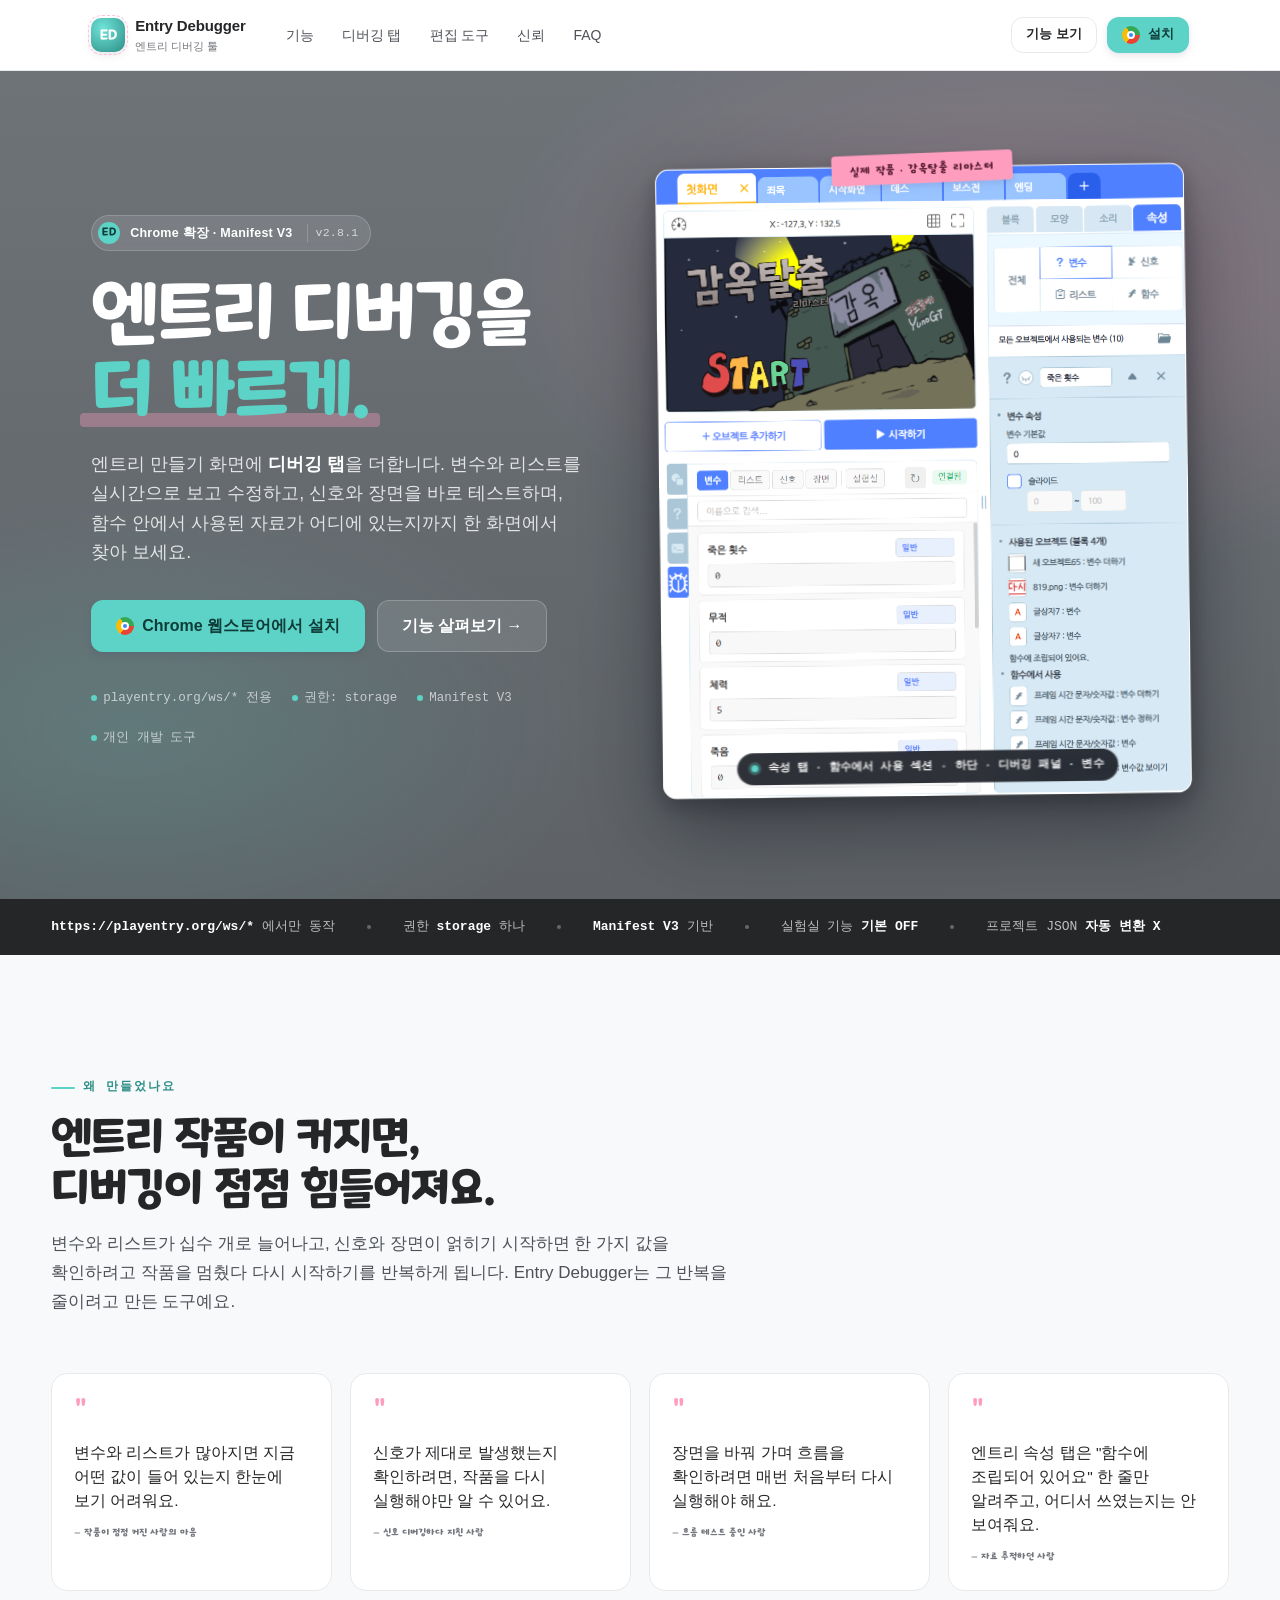
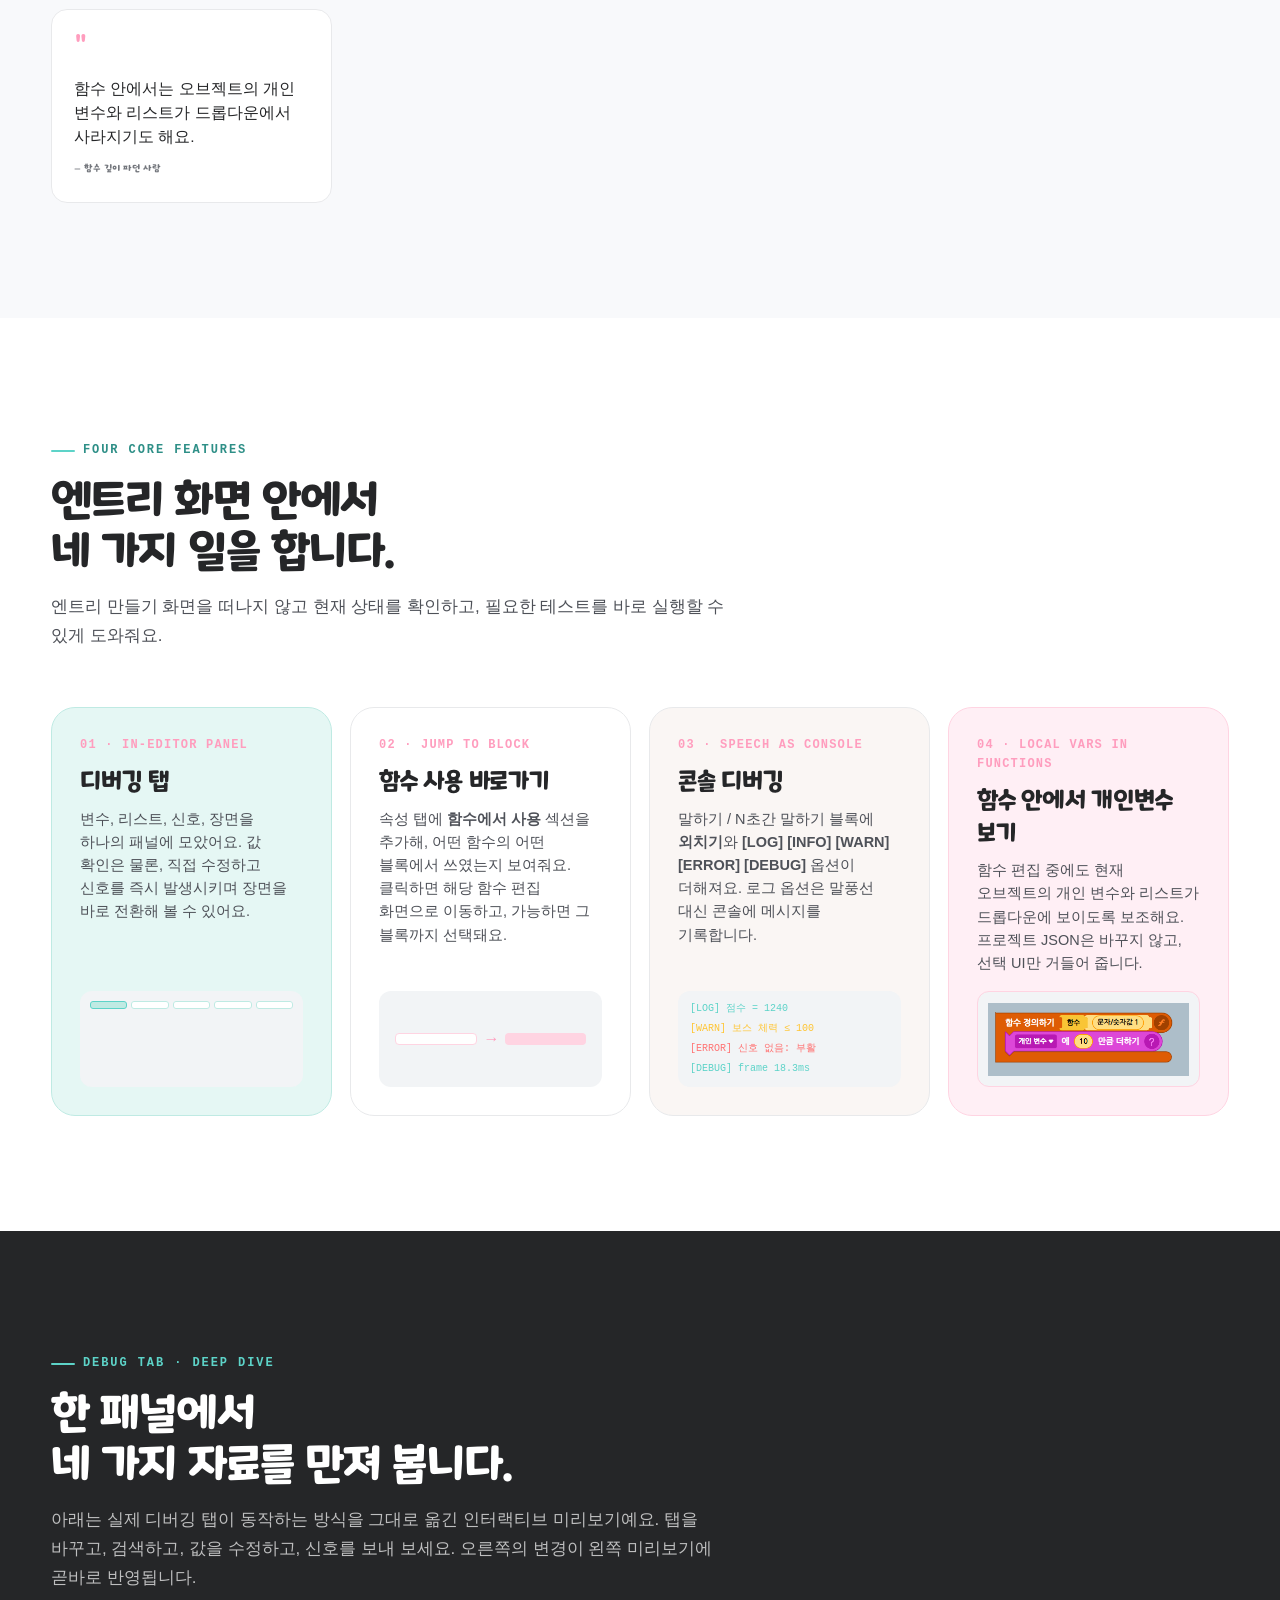
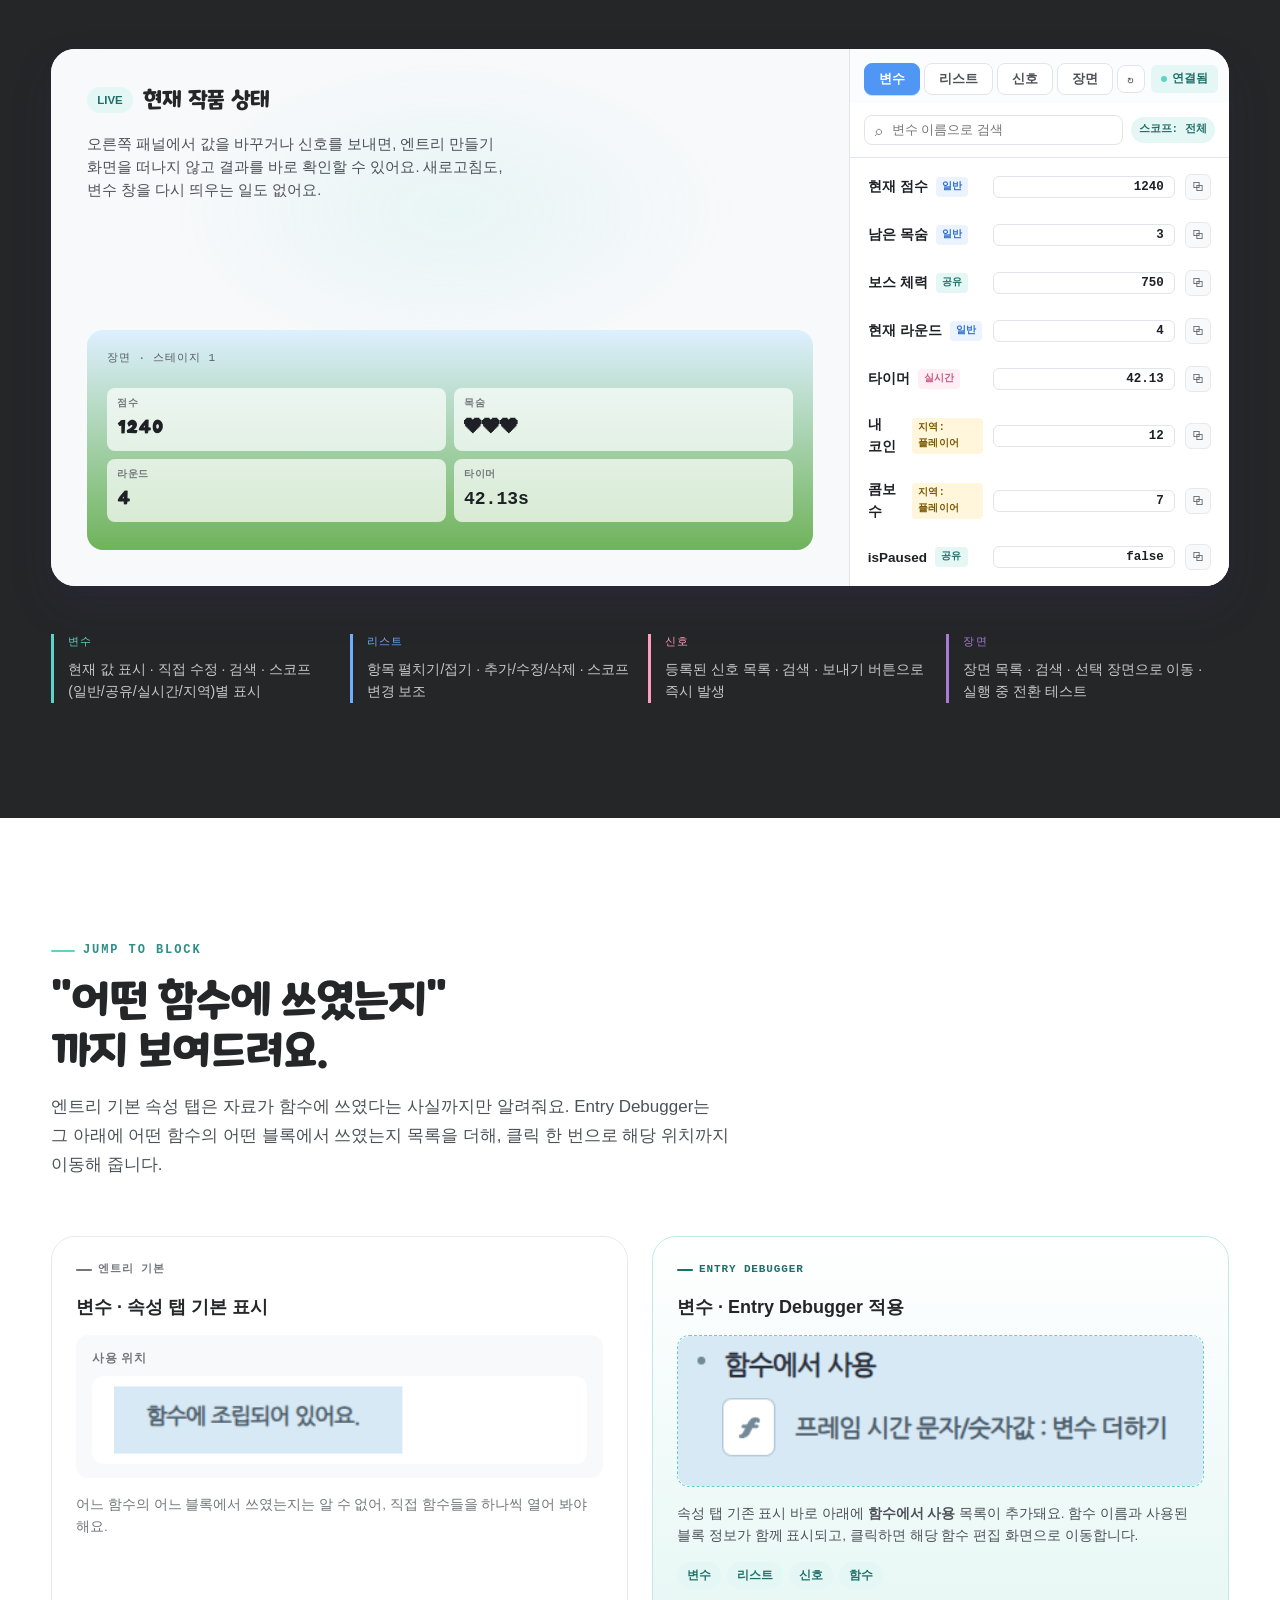
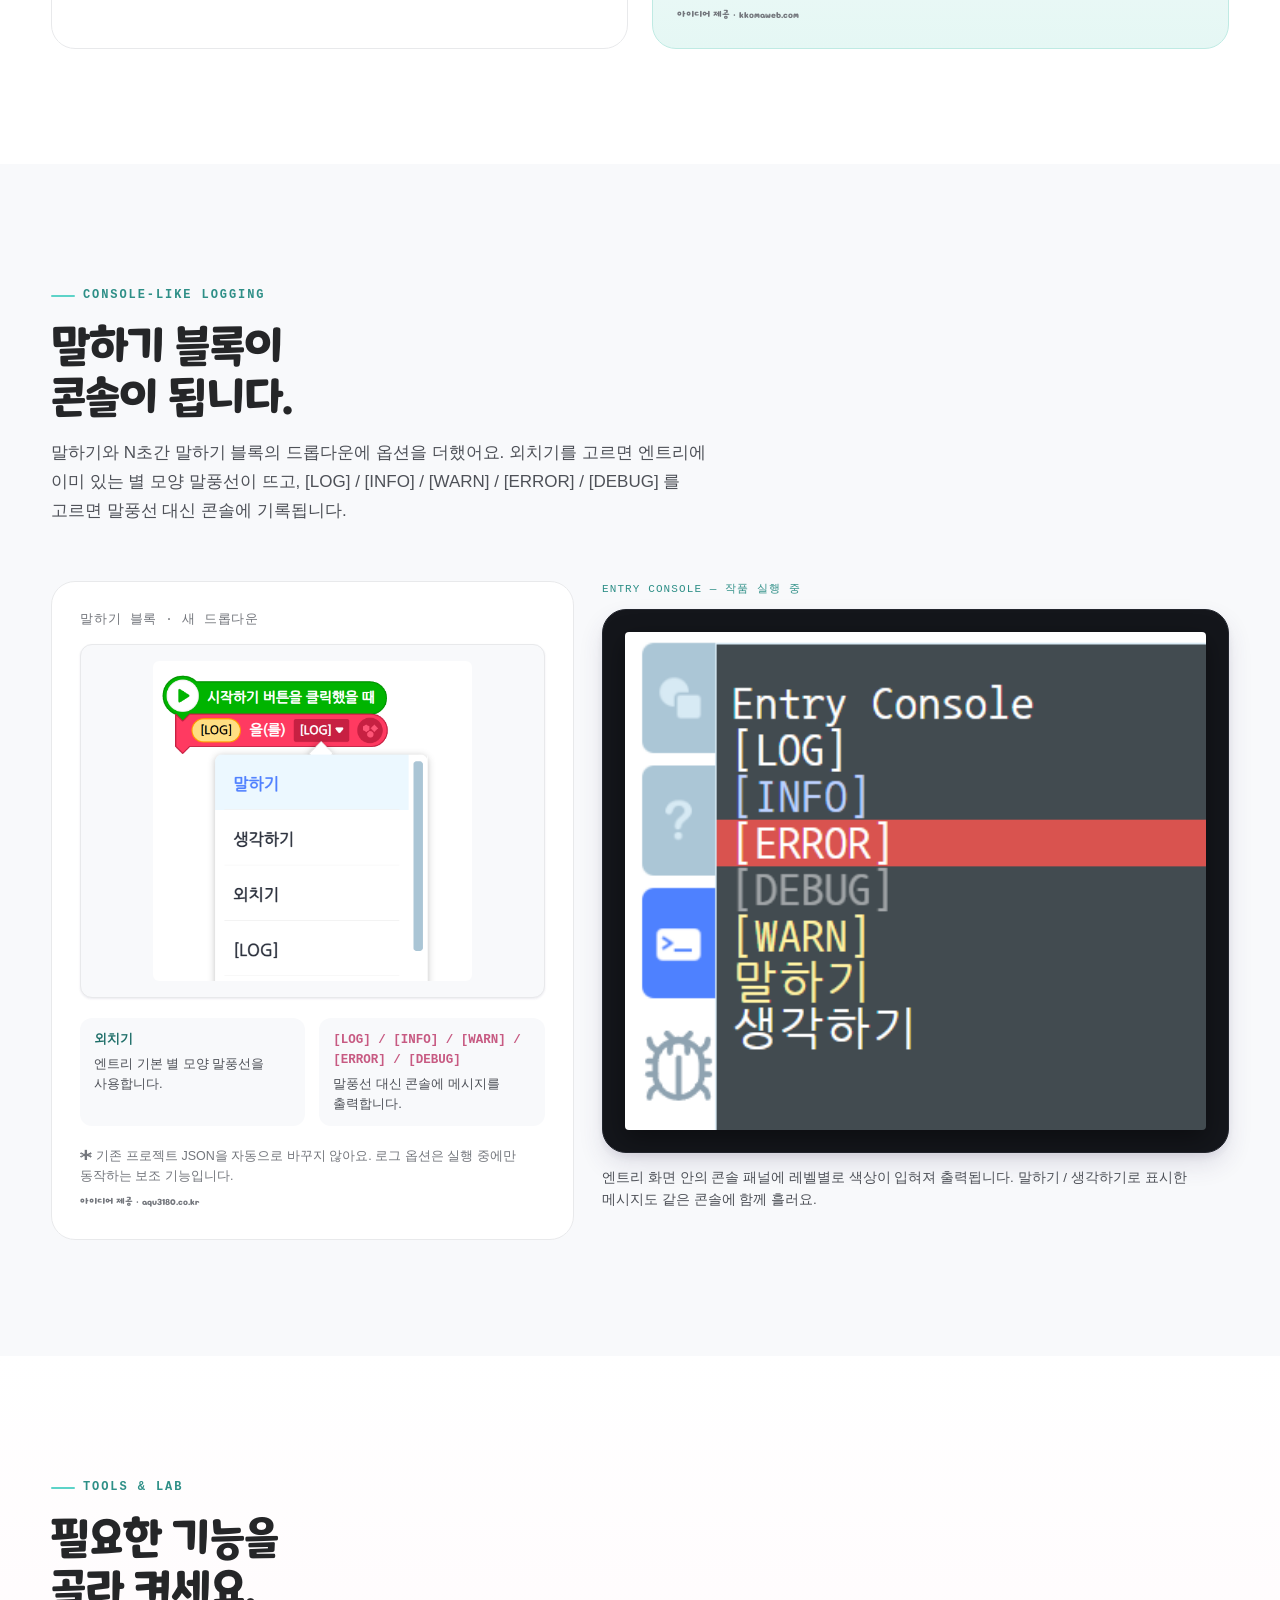
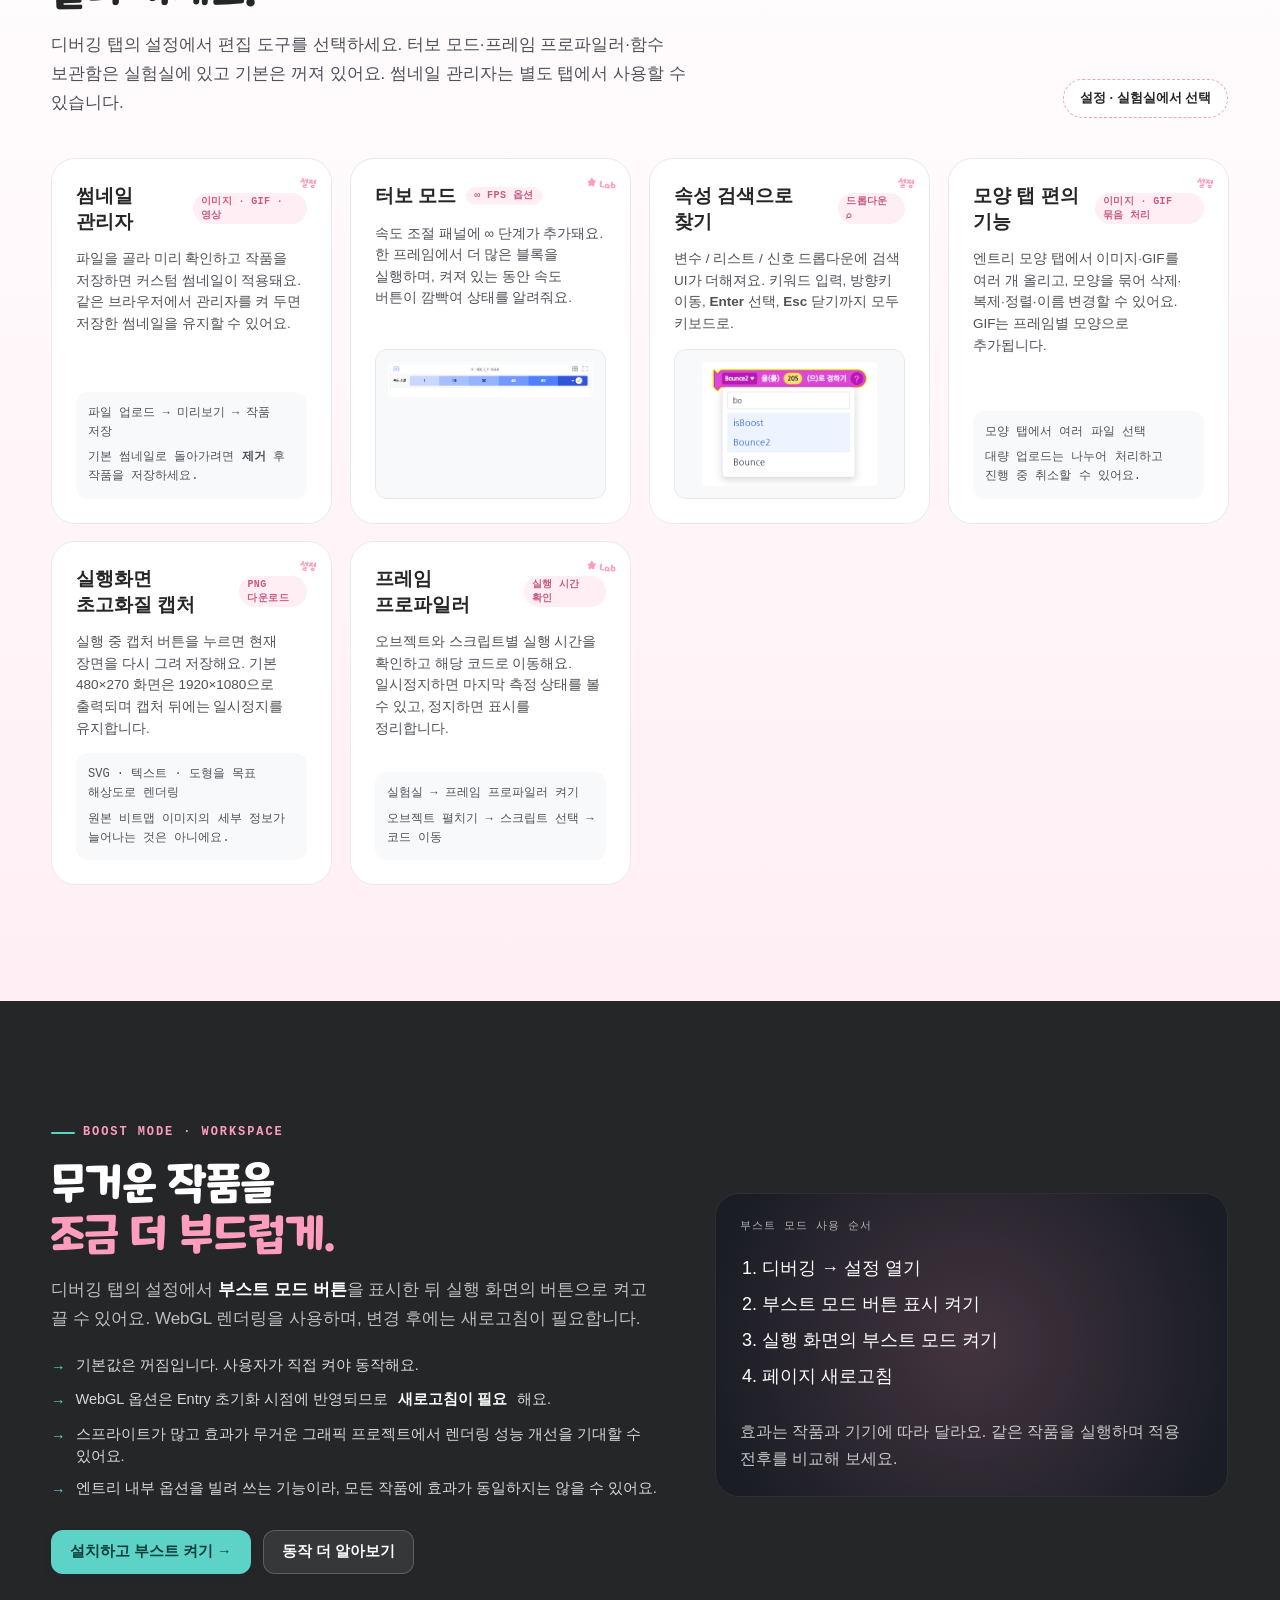
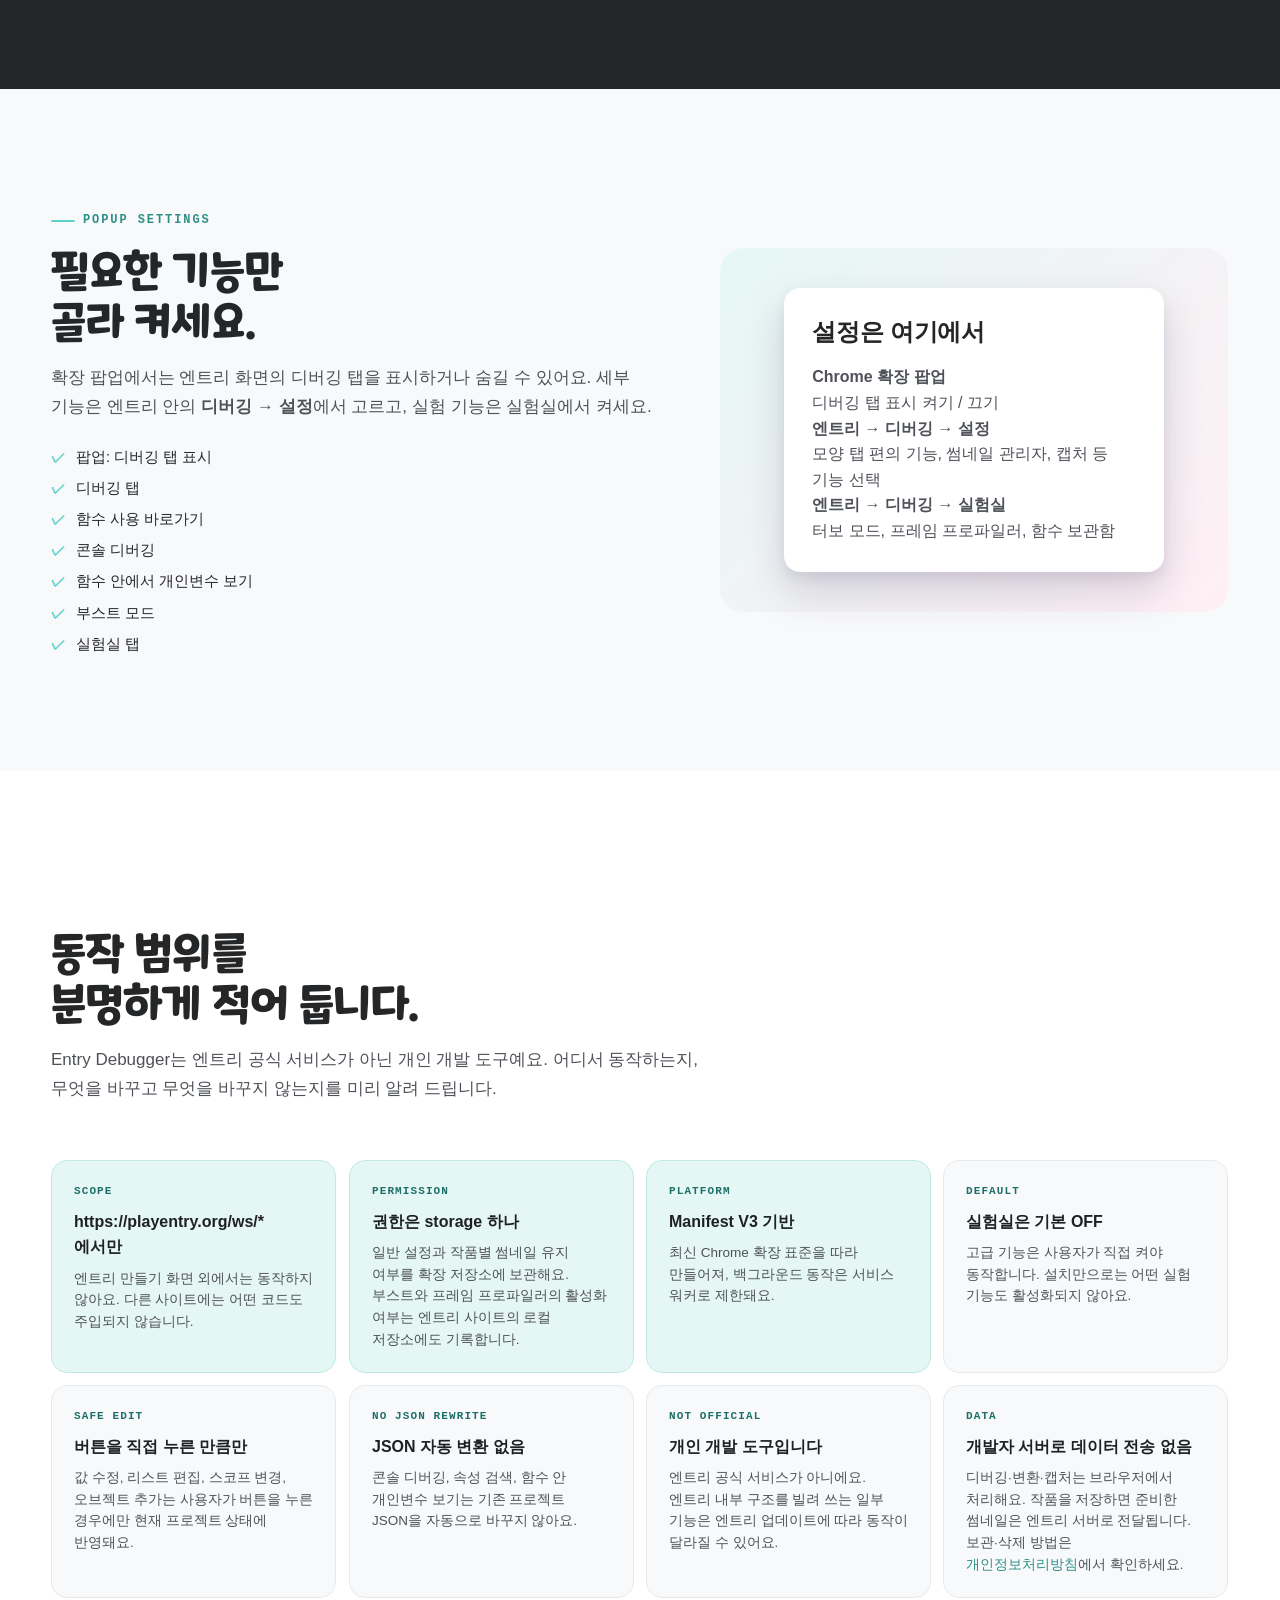
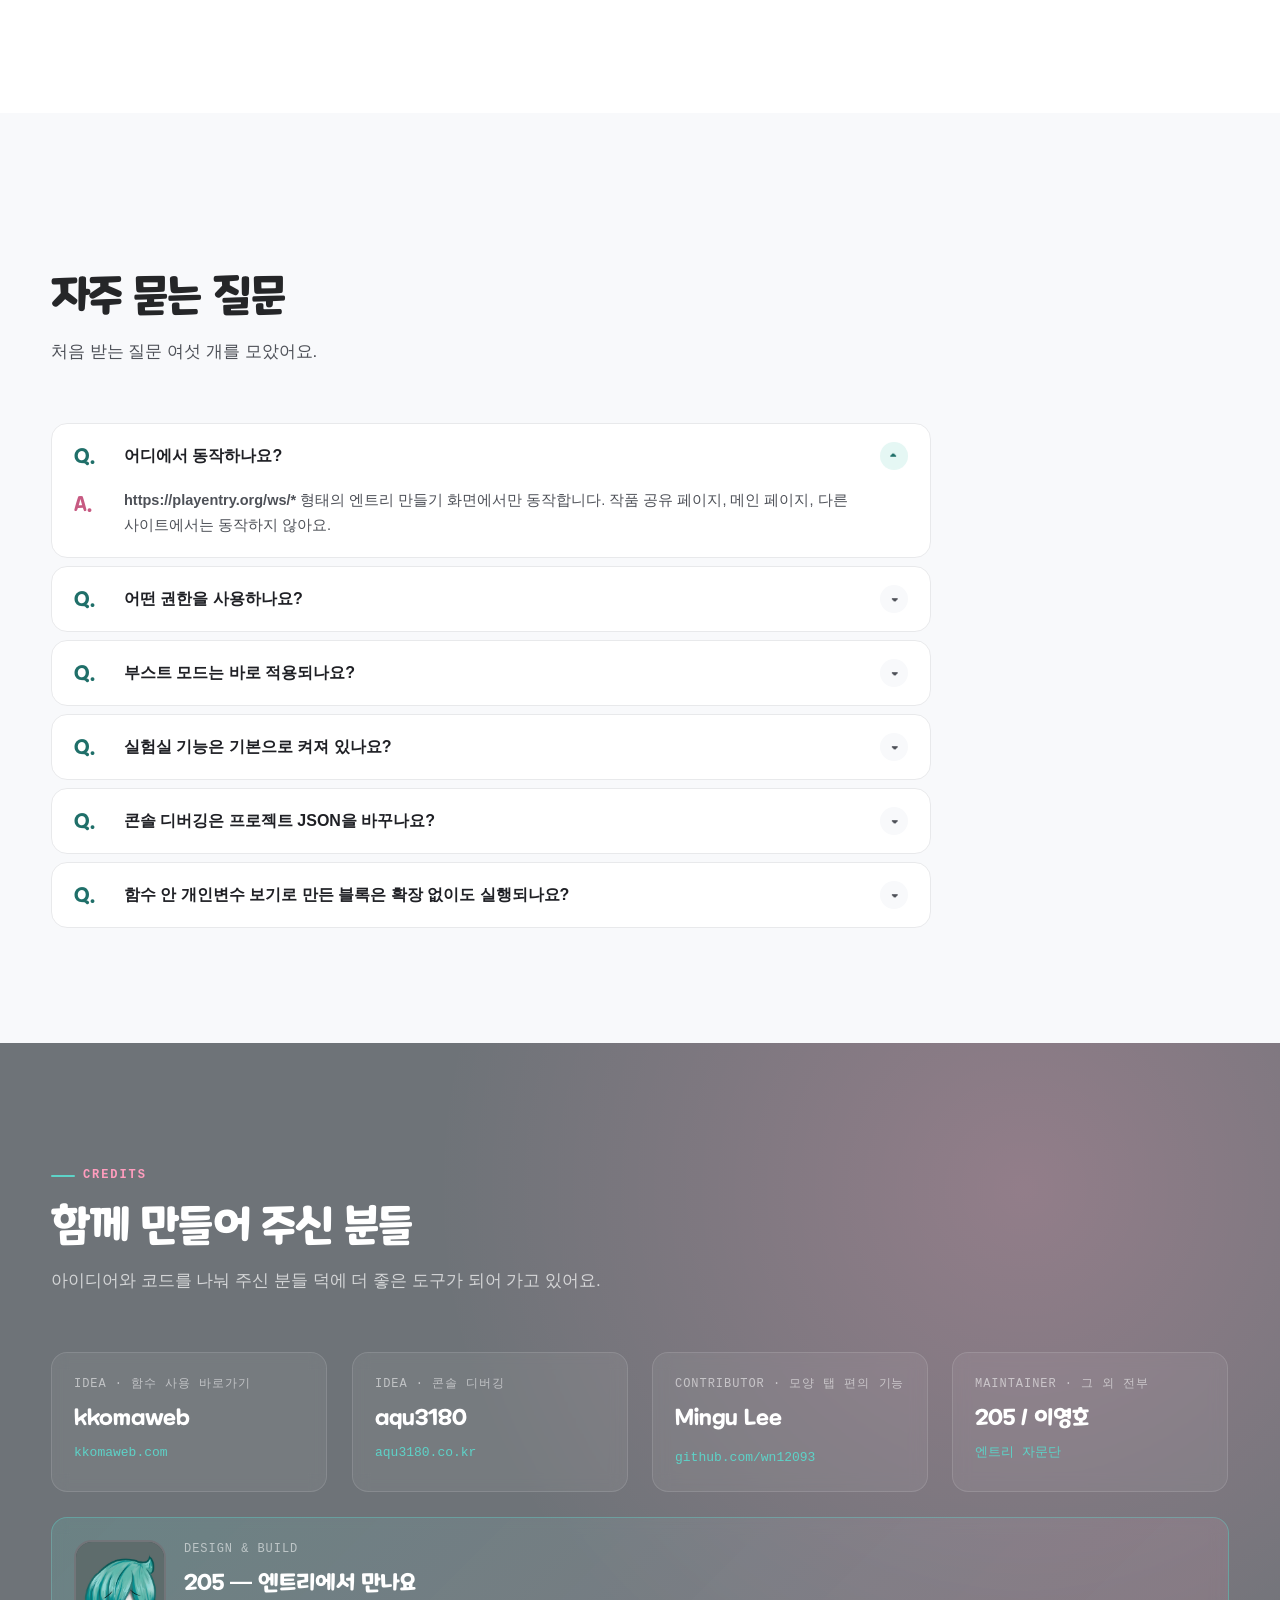
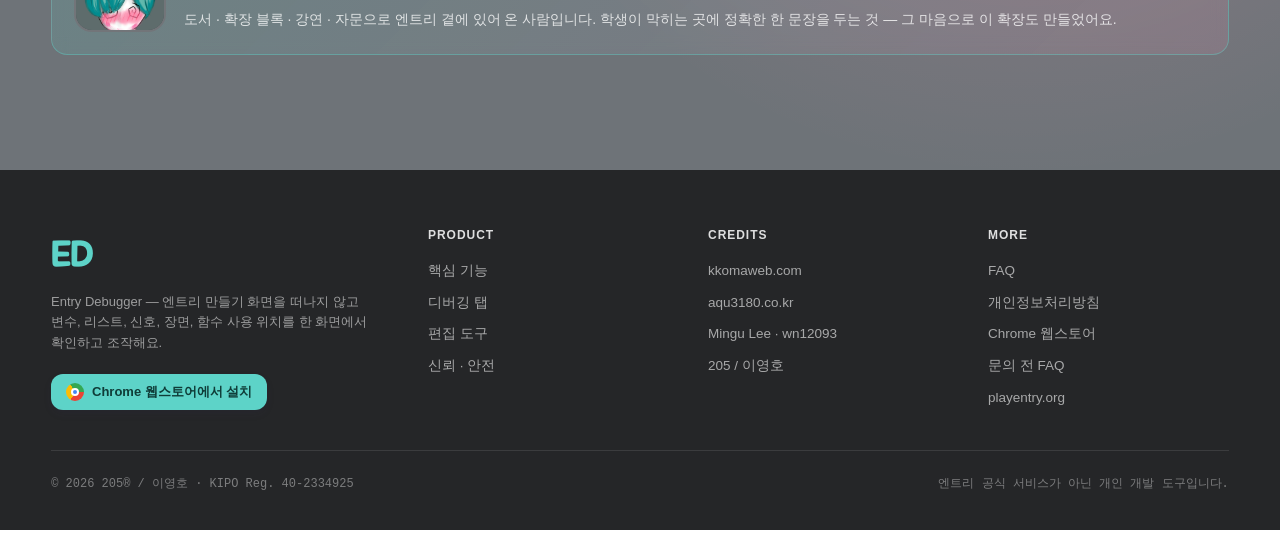
<file: index.html>
<!doctype html>
<html lang="ko">
<head>
<meta charset="utf-8" />
<meta name="viewport" content="width=device-width,initial-scale=1" />
<title>Entry Debugger - 엔트리 디버깅 툴</title>
<meta name="description" content="엔트리 만들기 화면에 디버깅 탭을 추가해 변수와 리스트를 실시간으로 보고 수정하고, 신호와 장면을 바로 테스트하며, 함수 안에서 사용된 자료의 위치까지 찾아주는 Chrome 확장 프로그램." />
<meta name="robots" content="index,follow,max-image-preview:large,max-snippet:-1,max-video-preview:-1" />
<meta name="keywords" content="엔트리, 엔트리 디버거, 엔트리 디버깅, Entry Debugger, Entry, playentry, Chrome 확장 프로그램, 변수 디버깅, 리스트 디버깅, 함수 디버깅" />
<meta name="author" content="205 / 이영호" />
<meta name="theme-color" content="#5096F5" />
<link rel="canonical" href="https://entry-debugger.205.kr/" />
<link rel="alternate" hreflang="ko-KR" href="https://entry-debugger.205.kr/" />
<link rel="icon" type="image/png" sizes="48x48" href="assets/icon48.png" />
<link rel="icon" type="image/png" sizes="128x128" href="assets/icon128.png" />
<link rel="apple-touch-icon" href="assets/icon128.png" />
<link rel="manifest" href="site.webmanifest" />
<link rel="preload" as="image" href="assets/real-editor-full.png" />
<meta property="og:type" content="website" />
<meta property="og:locale" content="ko_KR" />
<meta property="og:site_name" content="Entry Debugger" />
<meta property="og:title" content="Entry Debugger - 엔트리 디버깅 툴" />
<meta property="og:description" content="엔트리 만들기 화면에서 변수와 리스트를 실시간으로 확인하고, 신호와 장면을 테스트하며, 함수 안에서 사용된 자료 위치까지 찾아주는 Chrome 확장 프로그램." />
<meta property="og:url" content="https://entry-debugger.205.kr/" />
<meta property="og:image" content="https://entry-debugger.205.kr/assets/og-image.png" />
<meta property="og:image:width" content="1200" />
<meta property="og:image:height" content="630" />
<meta property="og:image:alt" content="Entry Debugger 엔트리 디버깅 툴 소개 이미지" />
<meta name="twitter:card" content="summary_large_image" />
<meta name="twitter:title" content="Entry Debugger - 엔트리 디버깅 툴" />
<meta name="twitter:description" content="엔트리 만들기 화면에 디버깅 탭과 함수 사용 바로가기, 콘솔 디버깅, 실험실 기능을 더하는 Chrome 확장 프로그램." />
<meta name="twitter:image" content="https://entry-debugger.205.kr/assets/og-image.png" />
<link rel="stylesheet" href="page.css" />
<script type="application/ld+json">
{
  "@context": "https://schema.org",
  "@graph": [
    {
      "@type": "WebSite",
      "@id": "https://entry-debugger.205.kr/#website",
      "url": "https://entry-debugger.205.kr/",
      "name": "Entry Debugger",
      "alternateName": "엔트리 디버깅 툴",
      "inLanguage": "ko-KR"
    },
    {
      "@type": "SoftwareApplication",
      "@id": "https://entry-debugger.205.kr/#software",
      "name": "Entry Debugger",
      "alternateName": "엔트리 디버깅 툴",
      "description": "엔트리 만들기 화면에 디버깅 탭을 추가해 변수와 리스트를 실시간으로 보고 수정하고, 신호와 장면을 바로 테스트하며, 함수 안에서 사용된 자료의 위치까지 찾아주는 Chrome 확장 프로그램.",
      "applicationCategory": "DeveloperApplication",
      "operatingSystem": "Chrome",
      "browserRequirements": "Chrome Extension Manifest V3",
      "softwareVersion": "2.8.1",
      "isAccessibleForFree": true,
      "inLanguage": "ko-KR",
      "url": "https://entry-debugger.205.kr/",
      "downloadUrl": "https://chromewebstore.google.com/detail/%EC%97%94%ED%8A%B8%EB%A6%AC-%EB%94%94%EB%B2%84%EA%B9%85-%ED%88%B4/meginahneajajhniecgebilpldnabkob",
      "image": "https://entry-debugger.205.kr/assets/og-image.png",
      "screenshot": "https://entry-debugger.205.kr/assets/real-editor-full.png",
      "creator": {
        "@type": "Person",
        "name": "205 / 이영호",
        "url": "https://205.kr/"
      },
      "contributor": {
        "@type": "Person",
        "name": "Mingu Lee",
        "url": "https://github.com/wn12093"
      },
      "offers": {
        "@type": "Offer",
        "price": "0",
        "priceCurrency": "KRW"
      }
    },
    {
      "@type": "FAQPage",
      "@id": "https://entry-debugger.205.kr/#faq-schema",
      "inLanguage": "ko-KR",
      "mainEntity": [
        {
          "@type": "Question",
          "name": "Entry Debugger는 어디에서 동작하나요?",
          "acceptedAnswer": {
            "@type": "Answer",
            "text": "https://playentry.org/ws/* 형태의 엔트리 만들기 화면에서만 동작합니다. 작품 공유 페이지, 메인 페이지, 다른 사이트에서는 동작하지 않습니다."
          }
        },
        {
          "@type": "Question",
          "name": "어떤 권한을 사용하나요?",
          "acceptedAnswer": {
            "@type": "Answer",
            "text": "일반 설정과 작품별 썸네일 유지 여부를 저장하기 위해 storage 권한을 사용합니다. 선택한 미디어 변환과 캡처는 브라우저에서 처리하며, 작품을 저장하면 준비한 썸네일을 엔트리 서버로 전달합니다."
          }
        },
        {
          "@type": "Question",
          "name": "부스트 모드는 바로 적용되나요?",
          "acceptedAnswer": {
            "@type": "Answer",
            "text": "아니요. WebGL 렌더링 옵션은 Entry 초기화 시점에 반영되기 때문에 토글을 켠 뒤 새로고침이 필요합니다."
          }
        }
      ]
    }
  ]
}
</script>
</head>
<body>

<!-- ============ NAV ============ -->
<nav class="nav">
  <div class="nav-inner">
    <a href="./" class="nav-brand">
      <span class="mark">ED</span>
      <span class="name">
        Entry Debugger
        <small>엔트리 디버깅 툴</small>
      </span>
    </a>
    <ul class="nav-links">
      <li><a href="#features">기능</a></li>
      <li><a href="#debug-tab">디버깅 탭</a></li>
      <li><a href="#labs">편집 도구</a></li>
      <li><a href="#safety">신뢰</a></li>
      <li><a href="#faq">FAQ</a></li>
    </ul>
    <div class="nav-ctas">
      <a href="#features" class="btn btn-ghost btn-sm">기능 보기</a>
      <a href="https://chromewebstore.google.com/detail/%EC%97%94%ED%8A%B8%EB%A6%AC-%EB%94%94%EB%B2%84%EA%B9%85-%ED%88%B4/meginahneajajhniecgebilpldnabkob" class="btn btn-primary btn-sm" target="_blank" rel="noopener">
        <span class="chrome-icon"></span>
        설치
      </a>
    </div>
  </div>
</nav>

<!-- ============ HERO ============ -->
<header class="hero" data-mood="mood" data-screen-label="01 Hero">
  <div class="hero-inner">
    <div class="hero-copy">
      <span class="hero-pill">
        <span class="dot">ED</span>
        <span>Chrome 확장 · Manifest V3</span>
        <span class="ver">v2.8.1</span>
      </span>
      <h1>
        엔트리 디버깅을<br/>
        <span class="accent">더 빠르게.</span>
      </h1>
      <p class="hero-lede">
        엔트리 만들기 화면에 <b style="color:#fff">디버깅 탭</b>을 더합니다.
        변수와 리스트를 실시간으로 보고 수정하고, 신호와 장면을 바로 테스트하며,
        함수 안에서 사용된 자료가 어디에 있는지까지 한 화면에서 찾아 보세요.
      </p>
      <div class="hero-ctas">
        <a id="install" href="https://chromewebstore.google.com/detail/%EC%97%94%ED%8A%B8%EB%A6%AC-%EB%94%94%EB%B2%84%EA%B9%85-%ED%88%B4/meginahneajajhniecgebilpldnabkob" class="btn btn-primary btn-lg" target="_blank" rel="noopener">
          <span class="chrome-icon"></span>
          Chrome 웹스토어에서 설치
        </a>
        <a href="#features" class="btn btn-ghost btn-lg" style="color:#fff;background:rgba(255,255,255,0.10);border-color:rgba(255,255,255,0.22);">
          기능 살펴보기 →
        </a>
      </div>
      <div class="hero-meta">
        <span>playentry.org/ws/* 전용</span>
        <span>권한: storage</span>
        <span>Manifest V3</span>
        <span>개인 개발 도구</span>
      </div>
    </div>

    <!-- Hero mock: real screenshot of Entry editor with debug tab open -->
    <div class="hero-mock-wrap">
      <div class="hero-tape" data-tone-playful>실제 작품 · 감옥탈출 리마스터</div>

      <figure class="hero-real" aria-label="엔트리 만들기 화면 — 오른쪽 속성 탭의 '함수에서 사용' 섹션, 아래쪽 디버깅 패널의 변수 탭이 동시에 열려 있는 실제 화면">
        <img src="assets/real-editor-full.png" alt="Entry Debugger가 적용된 엔트리 만들기 화면 전체 스크린샷" />
        <figcaption class="hero-real-cap">
          <span class="dot"></span>
          속성 탭 · 함수에서 사용 섹션
          <span class="sep"></span>
          하단 · 디버깅 패널 · 변수
        </figcaption>
      </figure>
    </div>
  </div>
</header>

<!-- ============ TRUST STRIP ============ -->
<div class="strip">
  <div class="strip-inner">
    <span><b>https://playentry.org/ws/*</b> 에서만 동작</span>
    <span class="sep"></span>
    <span>권한 <b>storage</b> 하나</span>
    <span class="sep"></span>
    <span><b>Manifest V3</b> 기반</span>
    <span class="sep"></span>
    <span>실험실 기능 <b>기본 OFF</b></span>
    <span class="sep"></span>
    <span>프로젝트 JSON <b>자동 변환 X</b></span>
  </div>
</div>

<!-- ============ PROBLEM ============ -->
<section class="problems" data-screen-label="02 문제 제기">
  <div class="section-inner">
    <div class="eyebrow">왜 만들었나요</div>
    <h2 class="section-title">엔트리 작품이 커지면,<br/>디버깅이 점점 힘들어져요.</h2>
    <p class="section-sub">
      변수와 리스트가 십수 개로 늘어나고, 신호와 장면이 얽히기 시작하면 한 가지 값을 확인하려고 작품을 멈췄다 다시 시작하기를 반복하게 됩니다. Entry Debugger는 그 반복을 줄이려고 만든 도구예요.
    </p>

    <div class="problem-grid">
      <div class="problem">
        <div class="quote-mark">"</div>
        <div class="txt">변수와 리스트가 많아지면 지금 어떤 값이 들어 있는지 한눈에 보기 어려워요.</div>
        <div class="footnote">— 작품이 점점 커진 사람의 마음</div>
      </div>
      <div class="problem">
        <div class="quote-mark">"</div>
        <div class="txt">신호가 제대로 발생했는지 확인하려면, 작품을 다시 실행해야만 알 수 있어요.</div>
        <div class="footnote">— 신호 디버깅하다 지친 사람</div>
      </div>
      <div class="problem">
        <div class="quote-mark">"</div>
        <div class="txt">장면을 바꿔 가며 흐름을 확인하려면 매번 처음부터 다시 실행해야 해요.</div>
        <div class="footnote">— 흐름 테스트 중인 사람</div>
      </div>
      <div class="problem">
        <div class="quote-mark">"</div>
        <div class="txt">엔트리 속성 탭은 "함수에 조립되어 있어요" 한 줄만 알려주고, 어디서 쓰였는지는 안 보여줘요.</div>
        <div class="footnote">— 자료 추적하던 사람</div>
      </div>
      <div class="problem">
        <div class="quote-mark">"</div>
        <div class="txt">함수 안에서는 오브젝트의 개인 변수와 리스트가 드롭다운에서 사라지기도 해요.</div>
        <div class="footnote">— 함수 깊이 파던 사람</div>
      </div>
    </div>
  </div>
</section>

<!-- ============ CORE FEATURES ============ -->
<section id="features" data-screen-label="03 핵심 기능">
  <div class="section-inner">
    <div class="eyebrow">FOUR CORE FEATURES</div>
    <h2 class="section-title">엔트리 화면 안에서<br/>네 가지 일을 합니다.</h2>
    <p class="section-sub">
      엔트리 만들기 화면을 떠나지 않고 현재 상태를 확인하고, 필요한 테스트를 바로 실행할 수 있게 도와줘요.
    </p>

    <div class="features-grid">
      <div class="feature is-mint">
        <div class="num">01 · IN-EDITOR PANEL</div>
        <h3>디버깅 탭</h3>
        <p>변수, 리스트, 신호, 장면을 하나의 패널에 모았어요. 값 확인은 물론, 직접 수정하고 신호를 즉시 발생시키며 장면을 바로 전환해 볼 수 있어요.</p>
        <div class="ill ill-panel">
          <div class="row"></div>
          <div class="row"></div>
          <div class="row"></div>
          <div class="row"></div>
          <div class="row"></div>
        </div>
      </div>
      <div class="feature">
        <div class="num">02 · JUMP TO BLOCK</div>
        <h3>함수 사용 바로가기</h3>
        <p>속성 탭에 <b>함수에서 사용</b> 섹션을 추가해, 어떤 함수의 어떤 블록에서 쓰였는지 보여줘요. 클릭하면 해당 함수 편집 화면으로 이동하고, 가능하면 그 블록까지 선택돼요.</p>
        <div class="ill ill-arrow">
          <span class="src"></span>
          <span class="arr">→</span>
          <span class="dst"></span>
        </div>
      </div>
      <div class="feature is-paper">
        <div class="num">03 · SPEECH AS CONSOLE</div>
        <h3>콘솔 디버깅</h3>
        <p>말하기 / N초간 말하기 블록에 <b>외치기</b>와 <b>[LOG] [INFO] [WARN] [ERROR] [DEBUG]</b> 옵션이 더해져요. 로그 옵션은 말풍선 대신 콘솔에 메시지를 기록합니다.</p>
        <div class="ill ill-flow">
          <div class="line">[LOG] 점수 = 1240</div>
          <div class="line warn">[WARN] 보스 체력 ≤ 100</div>
          <div class="line err">[ERROR] 신호 없음: 부활</div>
          <div class="line">[DEBUG] frame 18.3ms</div>
        </div>
      </div>
      <div class="feature is-pink">
        <div class="num">04 · LOCAL VARS IN FUNCTIONS</div>
        <h3>함수 안에서 개인변수 보기</h3>
        <p>함수 편집 중에도 현재 오브젝트의 개인 변수와 리스트가 드롭다운에 보이도록 보조해요. 프로젝트 JSON은 바꾸지 않고, 선택 UI만 거들어 줍니다.</p>
        <div class="ill ill-real">
          <img src="assets/real-fn-local-vars.png" alt="함수 정의 안에서 개인 변수에 값을 더하는 블록" />
        </div>
      </div>
    </div>
  </div>
</section>

<!-- ============ DEBUG TAB DEEP DIVE ============ -->
<section id="debug-tab" class="deep-debug" data-screen-label="04 디버깅 탭 상세">
  <div class="section-inner">
    <div class="eyebrow">DEBUG TAB · DEEP DIVE</div>
    <h2 class="section-title">한 패널에서<br/>네 가지 자료를 만져 봅니다.</h2>
    <p class="section-sub">
      아래는 실제 디버깅 탭이 동작하는 방식을 그대로 옮긴 인터랙티브 미리보기예요. 탭을 바꾸고, 검색하고, 값을 수정하고, 신호를 보내 보세요. 오른쪽의 변경이 왼쪽 미리보기에 곧바로 반영됩니다.
    </p>

    <div id="debug-demo-root"></div>

    <div style="display:grid;grid-template-columns:repeat(auto-fit,minmax(200px,1fr));gap:16px;margin-top:48px;">
      <div style="border-left:3px solid var(--c205-mint);padding-left:14px;">
        <div style="font-family:var(--font-mono);font-size:11px;color:var(--c205-mint);letter-spacing:0.1em;margin-bottom:6px;">변수</div>
        <p style="font-size:14px;line-height:1.6;color:rgba(255,255,255,0.75);">현재 값 표시 · 직접 수정 · 검색 · 스코프(일반/공유/실시간/지역)별 표시</p>
      </div>
      <div style="border-left:3px solid #6FAEFF;padding-left:14px;">
        <div style="font-family:var(--font-mono);font-size:11px;color:#6FAEFF;letter-spacing:0.1em;margin-bottom:6px;">리스트</div>
        <p style="font-size:14px;line-height:1.6;color:rgba(255,255,255,0.75);">항목 펼치기/접기 · 추가/수정/삭제 · 스코프 변경 보조</p>
      </div>
      <div style="border-left:3px solid var(--c205-pink);padding-left:14px;">
        <div style="font-family:var(--font-mono);font-size:11px;color:var(--c205-pink);letter-spacing:0.1em;margin-bottom:6px;">신호</div>
        <p style="font-size:14px;line-height:1.6;color:rgba(255,255,255,0.75);">등록된 신호 목록 · 검색 · 보내기 버튼으로 즉시 발생</p>
      </div>
      <div style="border-left:3px solid #A77BD6;padding-left:14px;">
        <div style="font-family:var(--font-mono);font-size:11px;color:#A77BD6;letter-spacing:0.1em;margin-bottom:6px;">장면</div>
        <p style="font-size:14px;line-height:1.6;color:rgba(255,255,255,0.75);">장면 목록 · 검색 · 선택 장면으로 이동 · 실행 중 전환 테스트</p>
      </div>
    </div>
  </div>
</section>

<!-- ============ FUNCTION USAGE ============ -->
<section data-screen-label="05 함수 사용 바로가기">
  <div class="section-inner">
    <div class="eyebrow">JUMP TO BLOCK</div>
    <h2 class="section-title">"어떤 함수에 쓰였는지"<br/>까지 보여드려요.</h2>
    <p class="section-sub">
      엔트리 기본 속성 탭은 자료가 함수에 쓰였다는 사실까지만 알려줘요. Entry Debugger는 그 아래에 어떤 함수의 어떤 블록에서 쓰였는지 목록을 더해, 클릭 한 번으로 해당 위치까지 이동해 줍니다.
    </p>

    <div class="compare">
      <div class="col">
        <div class="badge">엔트리 기본</div>
        <h4>변수 · 속성 탭 기본 표시</h4>
        <div class="attr-block">
          <div class="h">사용 위치</div>
          <div class="basic-shot">
            <img src="assets/real-fn-before.png" alt="속성 탭의 기본 표시 — 함수에 조립되어 있어요." />
          </div>
        </div>
        <p style="font-size:13.5px;color:var(--fg-3);margin:0;line-height:1.6;">
          어느 함수의 어느 블록에서 쓰였는지는 알 수 없어, 직접 함수들을 하나씩 열어 봐야 해요.
        </p>
      </div>
      <div class="col after">
        <div class="badge">Entry Debugger</div>
        <h4>변수 · Entry Debugger 적용</h4>
        <div class="attr-block is-after" style="padding:0;overflow:hidden;">
          <img src="assets/real-fn-usage.png" alt="속성 탭의 함수에서 사용 섹션 — 함수 이름과 사용된 블록 정보가 표시됨" style="width:100%;display:block;border-radius:var(--radius-md);" />
        </div>
        <p style="font-size:13.5px;color:var(--fg-2);margin:0;line-height:1.6;">
          속성 탭 기존 표시 바로 아래에 <b>함수에서 사용</b> 목록이 추가돼요. 함수 이름과 사용된 블록 정보가 함께 표시되고, 클릭하면 해당 함수 편집 화면으로 이동합니다.
        </p>
        <div class="tag-row">
          <span class="tag is-mint">변수</span>
          <span class="tag is-mint">리스트</span>
          <span class="tag is-mint">신호</span>
          <span class="tag is-mint">함수</span>
        </div>
        <p style="font-size:12px;color:var(--fg-3);margin:0;font-family:var(--font-hand);">
          아이디어 제공 · kkomaweb.com
        </p>
      </div>
    </div>
  </div>
</section>

<!-- ============ CONSOLE DEBUGGING ============ -->
<section class="console-section" data-screen-label="06 콘솔 디버깅">
  <div class="section-inner">
    <div class="eyebrow">CONSOLE-LIKE LOGGING</div>
    <h2 class="section-title">말하기 블록이<br/>콘솔이 됩니다.</h2>
    <p class="section-sub">
      말하기와 N초간 말하기 블록의 드롭다운에 옵션을 더했어요. 외치기를 고르면 엔트리에 이미 있는 별 모양 말풍선이 뜨고, [LOG] / [INFO] / [WARN] / [ERROR] / [DEBUG] 를 고르면 말풍선 대신 콘솔에 기록됩니다.
    </p>

    <div class="console-grid">
      <div class="block-demo">
        <div class="label">말하기 블록 · 새 드롭다운</div>
        <div class="real-shot real-shot-tight">
          <img src="assets/real-console-option.png" alt="말하기 블록에 추가된 옵션 드롭다운 — 말하기 / 생각하기 / 외치기 / [LOG]" />
        </div>

        <div style="margin-top:20px;display:grid;grid-template-columns:1fr 1fr;gap:14px;">
          <div class="opt-pair">
            <div class="opt-pair-h">외치기</div>
            <div class="opt-pair-d">엔트리 기본 별 모양 말풍선을 사용합니다.</div>
          </div>
          <div class="opt-pair">
            <div class="opt-pair-h">[LOG] / [INFO] / [WARN] / [ERROR] / [DEBUG]</div>
            <div class="opt-pair-d">말풍선 대신 콘솔에 메시지를 출력합니다.</div>
          </div>
        </div>

        <p style="margin-top:20px;font-size:12.5px;color:var(--fg-3);">
          ✱ 기존 프로젝트 JSON을 자동으로 바꾸지 않아요. 로그 옵션은 실행 중에만 동작하는 보조 기능입니다.
        </p>
        <p style="margin-top:6px;font-size:12px;color:var(--fg-3);font-family:var(--font-hand);">
          아이디어 제공 · aqu3180.co.kr
        </p>
      </div>

      <div>
        <div style="font-family:var(--font-mono);font-size:11px;color:var(--c205-mint-deep);letter-spacing:0.1em;margin-bottom:10px;text-transform:uppercase;">Entry Console — 작품 실행 중</div>
        <div class="real-shot real-shot-dark">
          <img src="assets/real-console-output.png" alt="Entry Console — [LOG], [INFO], [ERROR], [DEBUG], [WARN], 말하기, 생각하기가 색상별로 표시됨" />
        </div>
        <p style="margin-top:14px;font-size:13.5px;color:var(--fg-2);line-height:1.6;">
          엔트리 화면 안의 콘솔 패널에 레벨별로 색상이 입혀져 출력됩니다. 말하기 / 생각하기로 표시한 메시지도 같은 콘솔에 함께 흘러요.
        </p>
      </div>
    </div>
  </div>
</section>

<!-- ============ LABS ============ -->
<section id="labs" class="labs" data-screen-label="07 실험실">
  <div class="section-inner">
    <div class="labs-header">
      <div>
        <div class="eyebrow">TOOLS &amp; LAB</div>
        <h2 class="section-title">필요한 기능을<br/>골라 켜세요.</h2>
        <p class="section-sub" style="margin-bottom:0;">
          디버깅 탭의 설정에서 편집 도구를 선택하세요. 터보 모드·프레임 프로파일러·함수 보관함은 실험실에 있고 기본은 꺼져 있어요. 썸네일 관리자는 별도 탭에서 사용할 수 있습니다.
        </p>
      </div>
      <div class="lab-toggle">
        <span>설정 · 실험실에서 선택</span>
      </div>
    </div>

    <div class="labs-grid">
      <div class="lab-card">
        <div class="corner">설정</div>
        <h4>썸네일 관리자 <span class="badge">이미지 · GIF · 영상</span></h4>
        <p>파일을 골라 미리 확인하고 작품을 저장하면 커스텀 썸네일이 적용돼요. 같은 브라우저에서 관리자를 켜 두면 저장한 썸네일을 유지할 수 있어요.</p>
        <div class="ill-lab">
          <div>파일 업로드 → 미리보기 → 작품 저장</div>
          <div>기본 썸네일로 돌아가려면 <b>제거</b> 후 작품을 저장하세요.</div>
        </div>
      </div>

      <div class="lab-card">
        <div class="corner">★ Lab</div>
        <h4>터보 모드 <span class="badge">∞ FPS 옵션</span></h4>
        <p>속도 조절 패널에 ∞ 단계가 추가돼요. 한 프레임에서 더 많은 블록을 실행하며, 켜져 있는 동안 속도 버튼이 깜빡여 상태를 알려줘요.</p>
        <div class="ill-lab ill-shot">
          <img src="assets/real-turbo.png" alt="엔트리 속도 조절 패널의 ∞ 단계가 선택된 상태" />
        </div>
      </div>

      <div class="lab-card">
        <div class="corner">설정</div>
        <h4>속성 검색으로 찾기 <span class="badge">드롭다운 ⌕</span></h4>
        <p>변수 / 리스트 / 신호 드롭다운에 검색 UI가 더해져요. 키워드 입력, 방향키 이동, <b>Enter</b> 선택, <b>Esc</b> 닫기까지 모두 키보드로.</p>
        <div class="ill-lab ill-shot ill-shot-light">
          <img src="assets/real-search-dropdown.png" alt="변수 드롭다운에 추가된 검색 UI — bo 검색 시 isBoost, Bounce2, Bounce 가 표시됨" />
        </div>
      </div>

      <div class="lab-card">
        <div class="corner">설정</div>
        <h4>모양 탭 편의 기능 <span class="badge">이미지 · GIF 묶음 처리</span></h4>
        <p>엔트리 모양 탭에서 이미지·GIF를 여러 개 올리고, 모양을 묶어 삭제·복제·정렬·이름 변경할 수 있어요. GIF는 프레임별 모양으로 추가됩니다.</p>
        <div class="ill-lab">
          <div>모양 탭에서 여러 파일 선택</div>
          <div>대량 업로드는 나누어 처리하고 진행 중 취소할 수 있어요.</div>
        </div>
      </div>
      <div class="lab-card">
        <div class="corner">설정</div>
        <h4>실행화면 초고화질 캡처 <span class="badge">PNG 다운로드</span></h4>
        <p>실행 중 캡처 버튼을 누르면 현재 장면을 다시 그려 저장해요. 기본 480×270 화면은 1920×1080으로 출력되며 캡처 뒤에는 일시정지를 유지합니다.</p>
        <div class="ill-lab">
          <div>SVG · 텍스트 · 도형을 목표 해상도로 렌더링</div>
          <div>원본 비트맵 이미지의 세부 정보가 늘어나는 것은 아니에요.</div>
        </div>
      </div>
      <div class="lab-card">
        <div class="corner">★ Lab</div>
        <h4>프레임 프로파일러 <span class="badge">실행 시간 확인</span></h4>
        <p>오브젝트와 스크립트별 실행 시간을 확인하고 해당 코드로 이동해요. 일시정지하면 마지막 측정 상태를 볼 수 있고, 정지하면 표시를 정리합니다.</p>
        <div class="ill-lab">
          <div>실험실 → 프레임 프로파일러 켜기</div>
          <div>오브젝트 펼치기 → 스크립트 선택 → 코드 이동</div>
        </div>
      </div>
    </div>
  </div>
</section>

<!-- ============ BOOST ============ -->
<section class="boost" data-screen-label="08 부스트 모드">
  <div class="section-inner">
    <div class="boost-inner">
      <div>
        <div class="eyebrow">BOOST MODE · WORKSPACE</div>
        <h2 class="section-title">무거운 작품을<br/><span style="color:var(--c205-pink);">조금 더 부드럽게.</span></h2>
        <p class="section-sub" style="margin-bottom:0;">
          디버깅 탭의 설정에서 <b style="color:#fff;">부스트 모드 버튼</b>을 표시한 뒤 실행 화면의 버튼으로 켜고 끌 수 있어요. WebGL 렌더링을 사용하며, 변경 후에는 새로고침이 필요합니다.
        </p>
        <div class="boost-checks">
          <div class="c">기본값은 꺼짐입니다. 사용자가 직접 켜야 동작해요.</div>
          <div class="c">WebGL 옵션은 Entry 초기화 시점에 반영되므로 <b style="color:#fff;">새로고침이 필요</b>해요.</div>
          <div class="c">스프라이트가 많고 효과가 무거운 그래픽 프로젝트에서 렌더링 성능 개선을 기대할 수 있어요.</div>
          <div class="c">엔트리 내부 옵션을 빌려 쓰는 기능이라, 모든 작품에 효과가 동일하지는 않을 수 있어요.</div>
        </div>
        <div class="boost-cta-row">
          <a href="https://chromewebstore.google.com/detail/%EC%97%94%ED%8A%B8%EB%A6%AC-%EB%94%94%EB%B2%84%EA%B9%85-%ED%88%B4/meginahneajajhniecgebilpldnabkob" class="btn btn-primary" target="_blank" rel="noopener">설치하고 부스트 켜기 →</a>
          <a href="#faq" class="btn btn-ghost" style="color:#fff;background:rgba(255,255,255,0.08);border-color:rgba(255,255,255,0.2);">동작 더 알아보기</a>
        </div>
      </div>

      <div class="boost-mock">
        <div style="position:relative;z-index:1;">
          <div style="font-family:var(--font-mono);font-size:11px;color:rgba(255,255,255,0.65);letter-spacing:0.1em;margin-bottom:14px;">부스트 모드 사용 순서</div>
          <ol style="padding-left:22px;margin:0;color:#fff;font-size:18px;line-height:2;">
            <li>디버깅 → 설정 열기</li>
            <li>부스트 모드 버튼 표시 켜기</li>
            <li>실행 화면의 부스트 모드 켜기</li>
            <li>페이지 새로고침</li>
          </ol>
          <p style="margin-top:24px;color:rgba(255,255,255,0.75);line-height:1.7;">효과는 작품과 기기에 따라 달라요. 같은 작품을 실행하며 적용 전후를 비교해 보세요.</p>
        </div>
      </div>
    </div>
  </div>
</section>

<!-- ============ POPUP SETTINGS ============ -->
<section class="popup-section" data-screen-label="09 팝업 설정">
  <div class="section-inner">
    <div class="popup-grid">
      <div>
        <div class="eyebrow">POPUP SETTINGS</div>
        <h2 class="section-title">필요한 기능만<br/>골라 켜세요.</h2>
        <p class="section-sub" style="margin-bottom:24px;">
          확장 팝업에서는 엔트리 화면의 디버깅 탭을 표시하거나 숨길 수 있어요. 세부 기능은 엔트리 안의 <b>디버깅 → 설정</b>에서 고르고, 실험 기능은 실험실에서 켜세요.
        </p>
        <ul style="list-style:none;padding:0;margin:0;display:flex;flex-direction:column;gap:8px;">
          <li style="display:flex;gap:10px;align-items:center;font-size:14.5px;"><span style="color:var(--c205-mint);font-weight:700;">✓</span> 팝업: 디버깅 탭 표시</li>
          <li style="display:flex;gap:10px;align-items:center;font-size:14.5px;"><span style="color:var(--c205-mint);font-weight:700;">✓</span> 디버깅 탭</li>
          <li style="display:flex;gap:10px;align-items:center;font-size:14.5px;"><span style="color:var(--c205-mint);font-weight:700;">✓</span> 함수 사용 바로가기</li>
          <li style="display:flex;gap:10px;align-items:center;font-size:14.5px;"><span style="color:var(--c205-mint);font-weight:700;">✓</span> 콘솔 디버깅</li>
          <li style="display:flex;gap:10px;align-items:center;font-size:14.5px;"><span style="color:var(--c205-mint);font-weight:700;">✓</span> 함수 안에서 개인변수 보기</li>
          <li style="display:flex;gap:10px;align-items:center;font-size:14.5px;"><span style="color:var(--c205-mint);font-weight:700;">✓</span> 부스트 모드</li>
          <li style="display:flex;gap:10px;align-items:center;font-size:14.5px;"><span style="color:var(--c205-mint);font-weight:700;">✓</span> 실험실 탭</li>
        </ul>
      </div>

      <div class="popup-mock">
        <div class="popup-real" style="padding:28px;line-height:1.8;">
          <h3 style="margin:0 0 16px;">설정은 여기에서</h3>
          <p><b>Chrome 확장 팝업</b><br/>디버깅 탭 표시 켜기 / 끄기</p>
          <p><b>엔트리 → 디버깅 → 설정</b><br/>모양 탭 편의 기능, 썸네일 관리자, 캡처 등 기능 선택</p>
          <p style="margin-bottom:0;"><b>엔트리 → 디버깅 → 실험실</b><br/>터보 모드, 프레임 프로파일러, 함수 보관함</p>
        </div>
      </div>
    </div>
  </div>
</section>

<!-- ============ SAFETY / TRUST ============ -->
<section id="safety" class="safety" data-screen-label="10 신뢰 / 안전 범위">
  <div class="section-inner">
    <div class="eyebrow">TRUST &amp; SCOPE</div>
    <h2 class="section-title">동작 범위를<br/>분명하게 적어 둡니다.</h2>
    <p class="section-sub">
      Entry Debugger는 엔트리 공식 서비스가 아닌 개인 개발 도구예요. 어디서 동작하는지, 무엇을 바꾸고 무엇을 바꾸지 않는지를 미리 알려 드립니다.
    </p>

    <div class="safety-grid">
      <div class="safety-card is-key">
        <span class="key">SCOPE</span>
        <div class="title">https://playentry.org/ws/* 에서만</div>
        <div class="desc">엔트리 만들기 화면 외에서는 동작하지 않아요. 다른 사이트에는 어떤 코드도 주입되지 않습니다.</div>
      </div>
      <div class="safety-card is-key">
        <span class="key">PERMISSION</span>
        <div class="title">권한은 storage 하나</div>
        <div class="desc">일반 설정과 작품별 썸네일 유지 여부를 확장 저장소에 보관해요. 부스트와 프레임 프로파일러의 활성화 여부는 엔트리 사이트의 로컬 저장소에도 기록합니다.</div>
      </div>
      <div class="safety-card is-key">
        <span class="key">PLATFORM</span>
        <div class="title">Manifest V3 기반</div>
        <div class="desc">최신 Chrome 확장 표준을 따라 만들어져, 백그라운드 동작은 서비스 워커로 제한돼요.</div>
      </div>
      <div class="safety-card">
        <span class="key">DEFAULT</span>
        <div class="title">실험실은 기본 OFF</div>
        <div class="desc">고급 기능은 사용자가 직접 켜야 동작합니다. 설치만으로는 어떤 실험 기능도 활성화되지 않아요.</div>
      </div>
      <div class="safety-card">
        <span class="key">SAFE EDIT</span>
        <div class="title">버튼을 직접 누른 만큼만</div>
        <div class="desc">값 수정, 리스트 편집, 스코프 변경, 오브젝트 추가는 사용자가 버튼을 누른 경우에만 현재 프로젝트 상태에 반영돼요.</div>
      </div>
      <div class="safety-card">
        <span class="key">NO JSON REWRITE</span>
        <div class="title">JSON 자동 변환 없음</div>
        <div class="desc">콘솔 디버깅, 속성 검색, 함수 안 개인변수 보기는 기존 프로젝트 JSON을 자동으로 바꾸지 않아요.</div>
      </div>
      <div class="safety-card">
        <span class="key">NOT OFFICIAL</span>
        <div class="title">개인 개발 도구입니다</div>
        <div class="desc">엔트리 공식 서비스가 아니에요. 엔트리 내부 구조를 빌려 쓰는 일부 기능은 엔트리 업데이트에 따라 동작이 달라질 수 있어요.</div>
      </div>
      <div class="safety-card">
        <span class="key">DATA</span>
        <div class="title">개발자 서버로 데이터 전송 없음</div>
        <div class="desc">디버깅·변환·캡처는 브라우저에서 처리해요. 작품을 저장하면 준비한 썸네일은 엔트리 서버로 전달됩니다. 보관·삭제 방법은 <a href="privacy.html">개인정보처리방침</a>에서 확인하세요.</div>
      </div>
    </div>
  </div>
</section>

<!-- ============ FAQ ============ -->
<section id="faq" class="faq" data-screen-label="11 FAQ">
  <div class="section-inner">
    <div class="eyebrow">FAQ</div>
    <h2 class="section-title">자주 묻는 질문</h2>
    <p class="section-sub">처음 받는 질문 여섯 개를 모았어요.</p>

    <div class="faq-list">
      <div class="faq-item">
        <button class="faq-q" type="button">
          <span class="qmk">Q.</span>
          <span>어디에서 동작하나요?</span>
          <span class="arrow">▾</span>
        </button>
        <div class="faq-a">
          <span class="amk">A.</span>
          <p class="atxt"><b>https://playentry.org/ws/*</b> 형태의 엔트리 만들기 화면에서만 동작합니다. 작품 공유 페이지, 메인 페이지, 다른 사이트에서는 동작하지 않아요.</p>
          <span></span>
        </div>
      </div>

      <div class="faq-item">
        <button class="faq-q" type="button">
          <span class="qmk">Q.</span>
          <span>어떤 권한을 사용하나요?</span>
          <span class="arrow">▾</span>
        </button>
        <div class="faq-a">
          <span class="amk">A.</span>
          <p class="atxt">일반 설정과 작품별 썸네일 유지 여부를 저장하기 위해 <b>storage</b> 권한을 사용해요. 선택한 미디어 변환과 캡처는 브라우저에서 처리하며, 작품을 저장하면 준비한 썸네일을 엔트리 서버로 전달합니다.</p>
          <span></span>
        </div>
      </div>

      <div class="faq-item">
        <button class="faq-q" type="button">
          <span class="qmk">Q.</span>
          <span>부스트 모드는 바로 적용되나요?</span>
          <span class="arrow">▾</span>
        </button>
        <div class="faq-a">
          <span class="amk">A.</span>
          <p class="atxt">아니요. WebGL 렌더링 옵션은 Entry 초기화 시점에 반영되기 때문에, 토글을 켠 뒤 <b>새로고침이 필요</b>해요.</p>
          <span></span>
        </div>
      </div>

      <div class="faq-item">
        <button class="faq-q" type="button">
          <span class="qmk">Q.</span>
          <span>실험실 기능은 기본으로 켜져 있나요?</span>
          <span class="arrow">▾</span>
        </button>
        <div class="faq-a">
          <span class="amk">A.</span>
          <p class="atxt">아닙니다. 실험실 탭과 그 안의 모든 기능은 <b>기본적으로 꺼져 있고</b>, 디버깅 탭의 설정에서 실험실을 표시한 뒤 필요한 기능을 켜야 동작해요.</p>
          <span></span>
        </div>
      </div>

      <div class="faq-item">
        <button class="faq-q" type="button">
          <span class="qmk">Q.</span>
          <span>콘솔 디버깅은 프로젝트 JSON을 바꾸나요?</span>
          <span class="arrow">▾</span>
        </button>
        <div class="faq-a">
          <span class="amk">A.</span>
          <p class="atxt">확장은 기존 프로젝트 JSON을 자동으로 변환하지 않아요. 로그 옵션은 작품이 실행되는 동안 콘솔 출력만 보조하는 기능입니다. 저장하면 옵션은 일반 말풍선처럼 그대로 보존돼요.</p>
          <span></span>
        </div>
      </div>

      <div class="faq-item">
        <button class="faq-q" type="button">
          <span class="qmk">Q.</span>
          <span>함수 안 개인변수 보기로 만든 블록은 확장 없이도 실행되나요?</span>
          <span class="arrow">▾</span>
        </button>
        <div class="faq-a">
          <span class="amk">A.</span>
          <p class="atxt">블록은 변수 / 리스트의 ID를 참조하므로 실행 자체는 가능해요. 다만 함수 안에서 개인 변수를 <b>선택하는 UI 보조</b>는 확장이 켜져 있을 때만 제공돼요.</p>
          <span></span>
        </div>
      </div>
    </div>
  </div>
</section>

<!-- ============ CREDITS ============ -->
<section id="credits" class="credits" data-screen-label="12 Credits">
  <div class="section-inner">
    <div class="eyebrow">CREDITS</div>
    <h2 class="section-title">함께 만들어 주신 분들</h2>
    <p class="section-sub">아이디어와 코드를 나눠 주신 분들 덕에 더 좋은 도구가 되어 가고 있어요.</p>

    <div class="credits-grid">
      <div class="credit-card">
        <div class="role">IDEA · 함수 사용 바로가기</div>
        <div class="who">kkomaweb</div>
        <div class="link">kkomaweb.com</div>
      </div>
      <div class="credit-card">
        <div class="role">IDEA · 콘솔 디버깅</div>
        <div class="who">aqu3180</div>
        <div class="link">aqu3180.co.kr</div>
      </div>
      <div class="credit-card">
        <div class="role">CONTRIBUTOR · 모양 탭 편의 기능</div>
        <div class="who">Mingu Lee</div>
        <a class="link" href="https://github.com/wn12093" target="_blank" rel="noopener">github.com/wn12093</a>
      </div>
      <div class="credit-card">
        <div class="role">MAINTAINER · 그 외 전부</div>
        <div class="who">205 / 이영호</div>
        <div class="link">엔트리 자문단</div>
      </div>

      <div class="credit-card is-205" data-205-character>
        <div class="face">
          <img src="assets/205-quiet.jpg" alt="205 캐릭터" />
        </div>
        <div>
          <div class="role">DESIGN &amp; BUILD</div>
          <div class="who">205 — 엔트리에서 만나요</div>
          <p style="font-size:14px;line-height:1.7;color:rgba(255,255,255,0.78);margin:8px 0 0;">
            도서 · 확장 블록 · 강연 · 자문으로 엔트리 곁에 있어 온 사람입니다. 학생이 막히는 곳에 정확한 한 문장을 두는 것 — 그 마음으로 이 확장도 만들었어요.
          </p>
        </div>
      </div>
    </div>
  </div>
</section>

<!-- ============ FOOTER ============ -->
<footer class="foot">
  <div class="foot-inner">
    <div class="foot-brand">
      <div class="mk">ED</div>
      <p>Entry Debugger — 엔트리 만들기 화면을 떠나지 않고 변수, 리스트, 신호, 장면, 함수 사용 위치를 한 화면에서 확인하고 조작해요.</p>
      <a href="https://chromewebstore.google.com/detail/%EC%97%94%ED%8A%B8%EB%A6%AC-%EB%94%94%EB%B2%84%EA%B9%85-%ED%88%B4/meginahneajajhniecgebilpldnabkob" class="btn btn-primary btn-sm" style="margin-top:8px;" target="_blank" rel="noopener">
        <span class="chrome-icon"></span>
        Chrome 웹스토어에서 설치
      </a>
    </div>
    <div class="foot-col">
      <h6>PRODUCT</h6>
      <ul>
        <li><a href="#features">핵심 기능</a></li>
        <li><a href="#debug-tab">디버깅 탭</a></li>
        <li><a href="#labs">편집 도구</a></li>
        <li><a href="#safety">신뢰 · 안전</a></li>
      </ul>
    </div>
    <div class="foot-col">
      <h6>CREDITS</h6>
      <ul>
        <li><a href="https://kkomaweb.com" target="_blank" rel="noopener">kkomaweb.com</a></li>
        <li><a href="https://aqu3180.co.kr" target="_blank" rel="noopener">aqu3180.co.kr</a></li>
        <li><a href="https://github.com/wn12093" target="_blank" rel="noopener">Mingu Lee · wn12093</a></li>
        <li><a href="#credits">205 / 이영호</a></li>
      </ul>
    </div>
    <div class="foot-col">
      <h6>MORE</h6>
      <ul>
        <li><a href="#faq">FAQ</a></li>
        <li><a href="privacy.html">개인정보처리방침</a></li>
        <li><a href="https://chromewebstore.google.com/detail/%EC%97%94%ED%8A%B8%EB%A6%AC-%EB%94%94%EB%B2%84%EA%B9%85-%ED%88%B4/meginahneajajhniecgebilpldnabkob" target="_blank" rel="noopener">Chrome 웹스토어</a></li>
        <li><a href="#faq">문의 전 FAQ</a></li>
        <li><a href="https://playentry.org" target="_blank" rel="noopener">playentry.org</a></li>
      </ul>
    </div>
  </div>
  <div class="foot-bottom">
    <span>© 2026 205® / 이영호 · KIPO Reg. 40-2334925</span>
    <span>엔트리 공식 서비스가 아닌 개인 개발 도구입니다.</span>
  </div>
</footer>

<!-- ============ Scripts ============ -->
<script src="assets/vendor/react.production.min.js"></script>
<script src="assets/vendor/react-dom.production.min.js"></script>
<script src="debug-demo.js"></script>
<script src="site.js"></script>

</body>
</html>
</file>
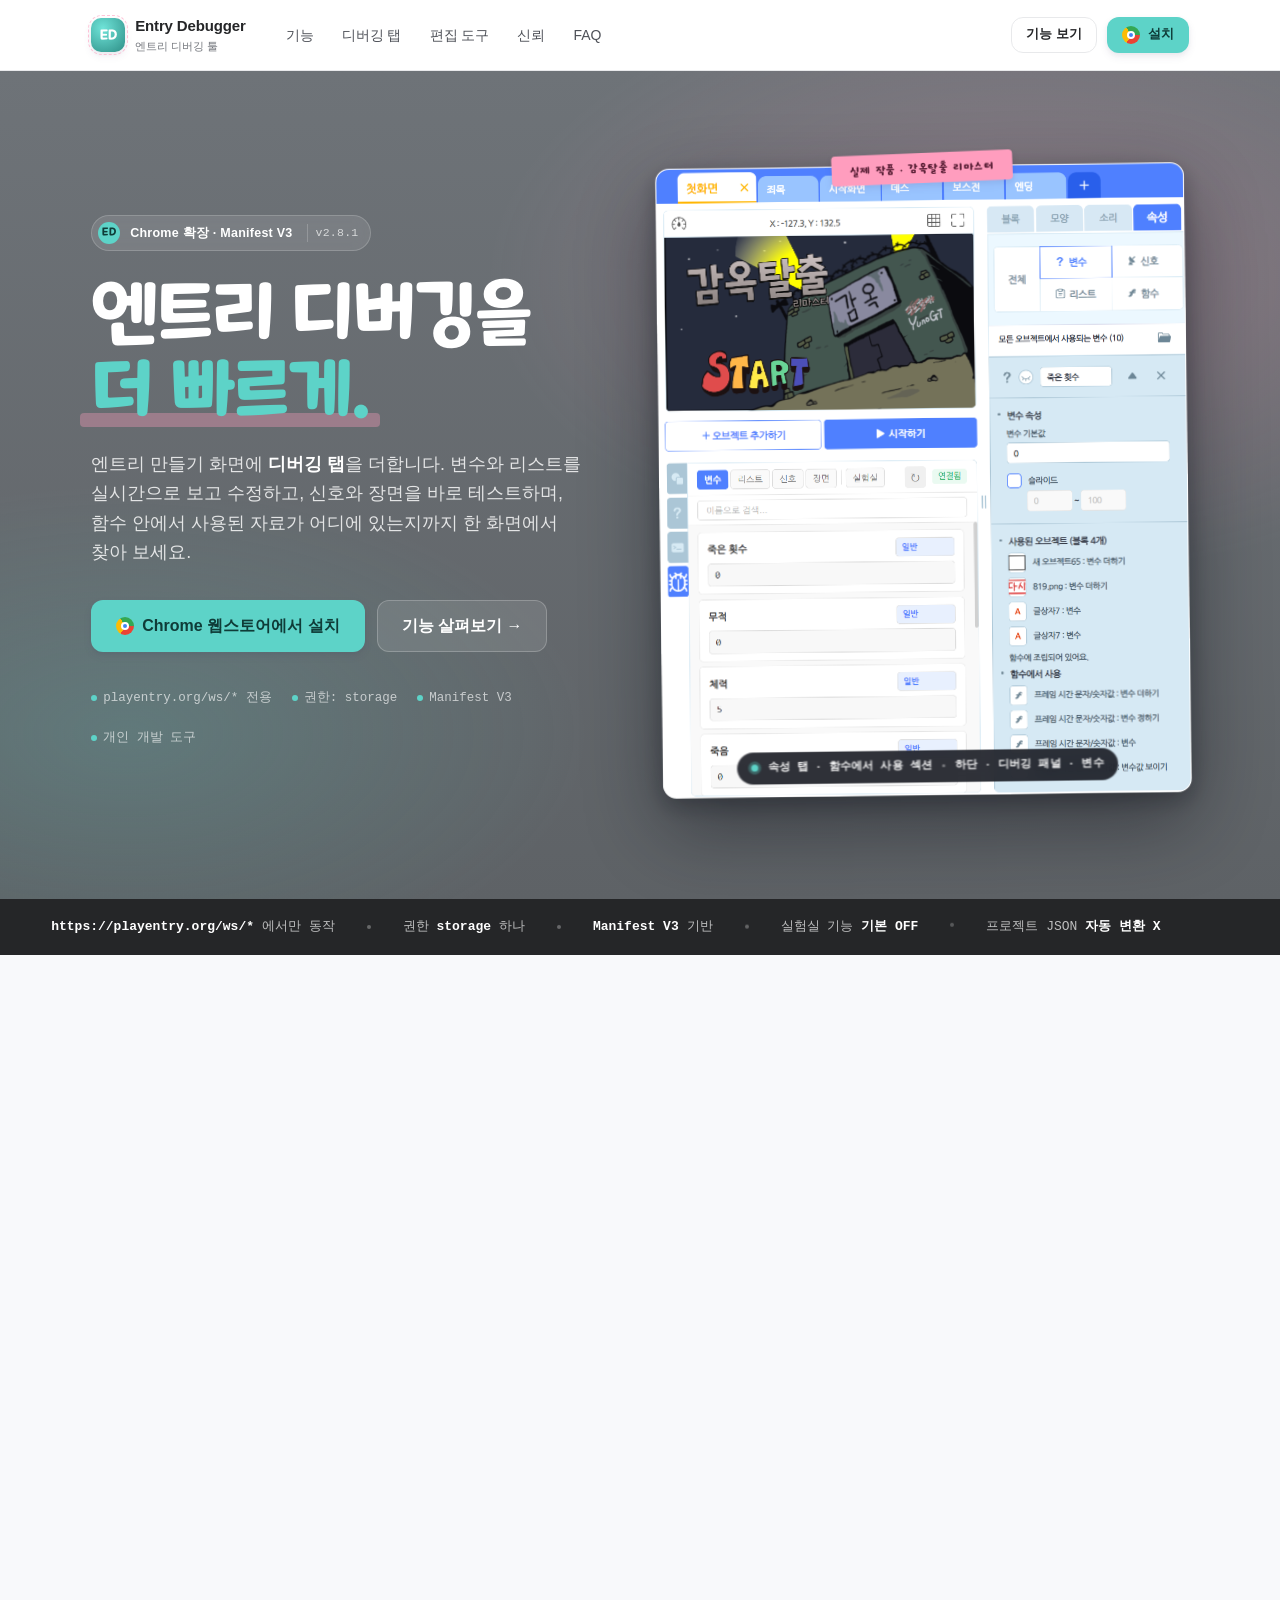
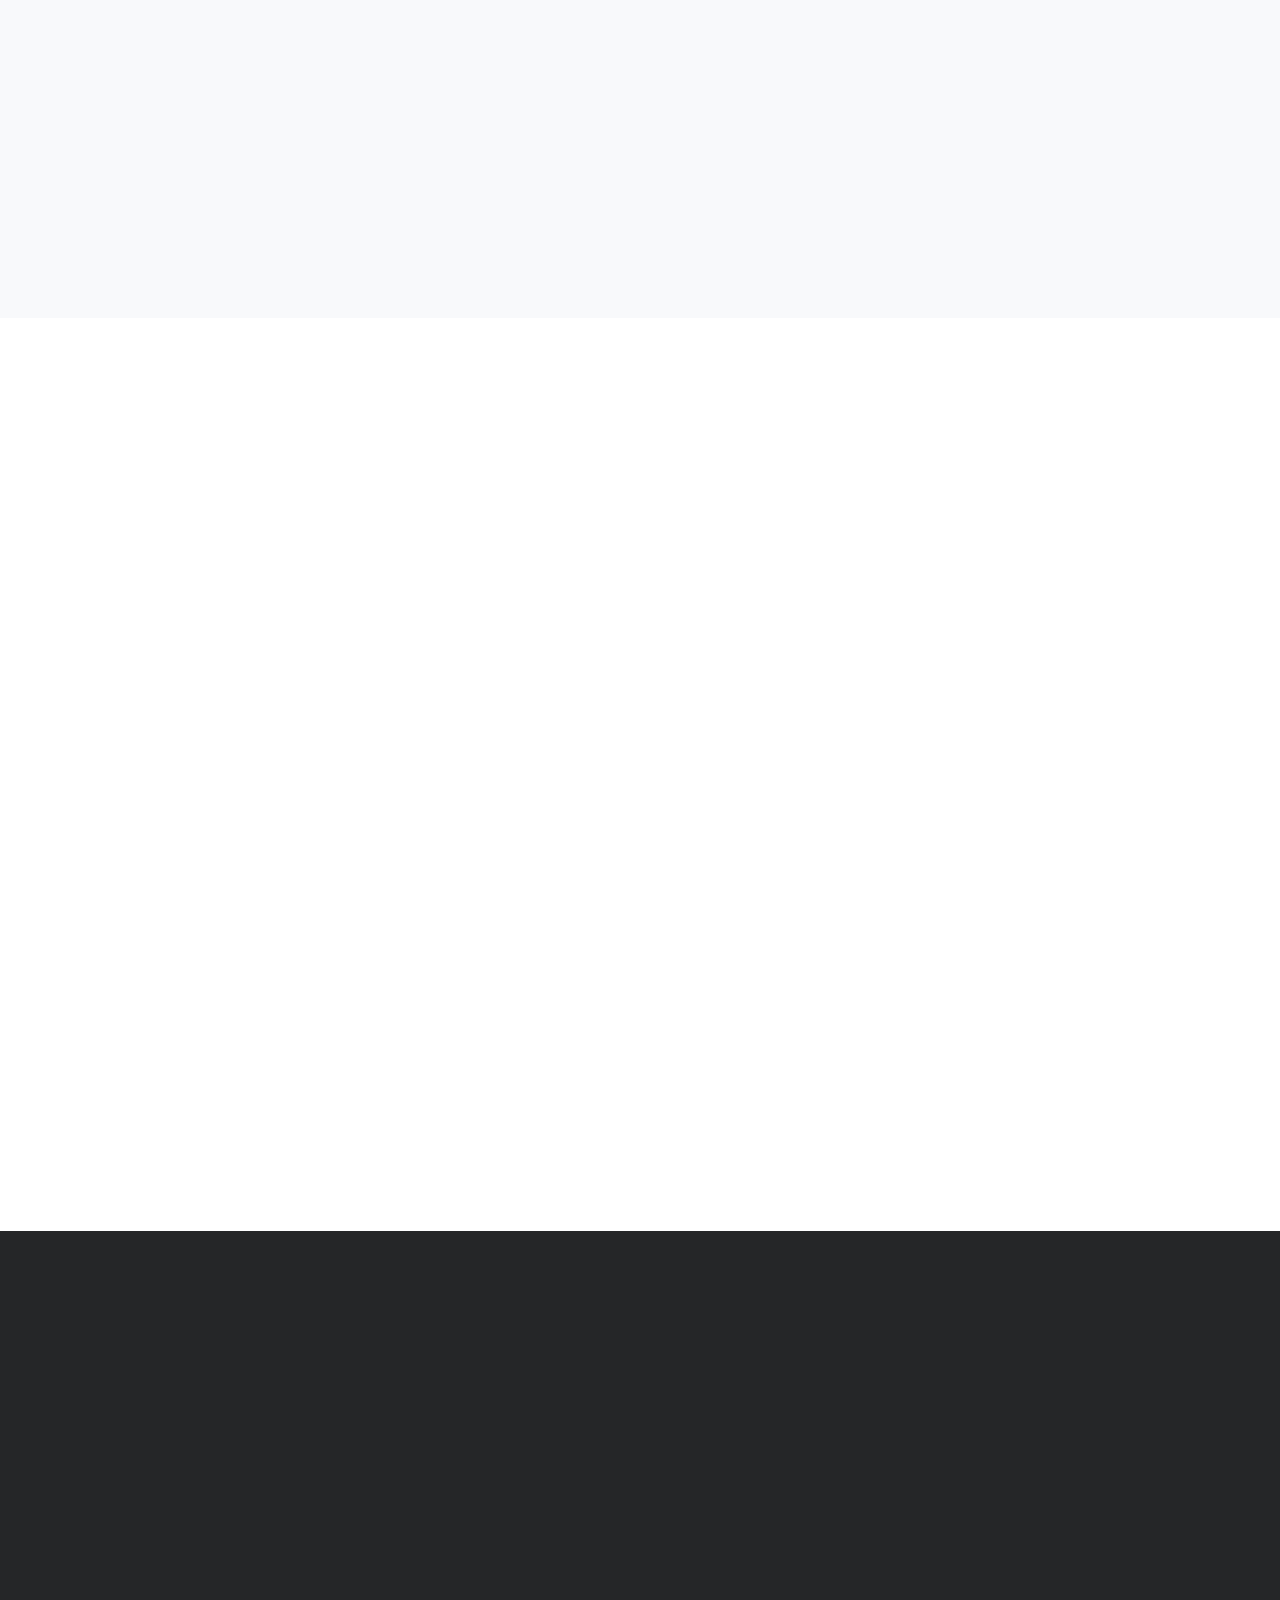
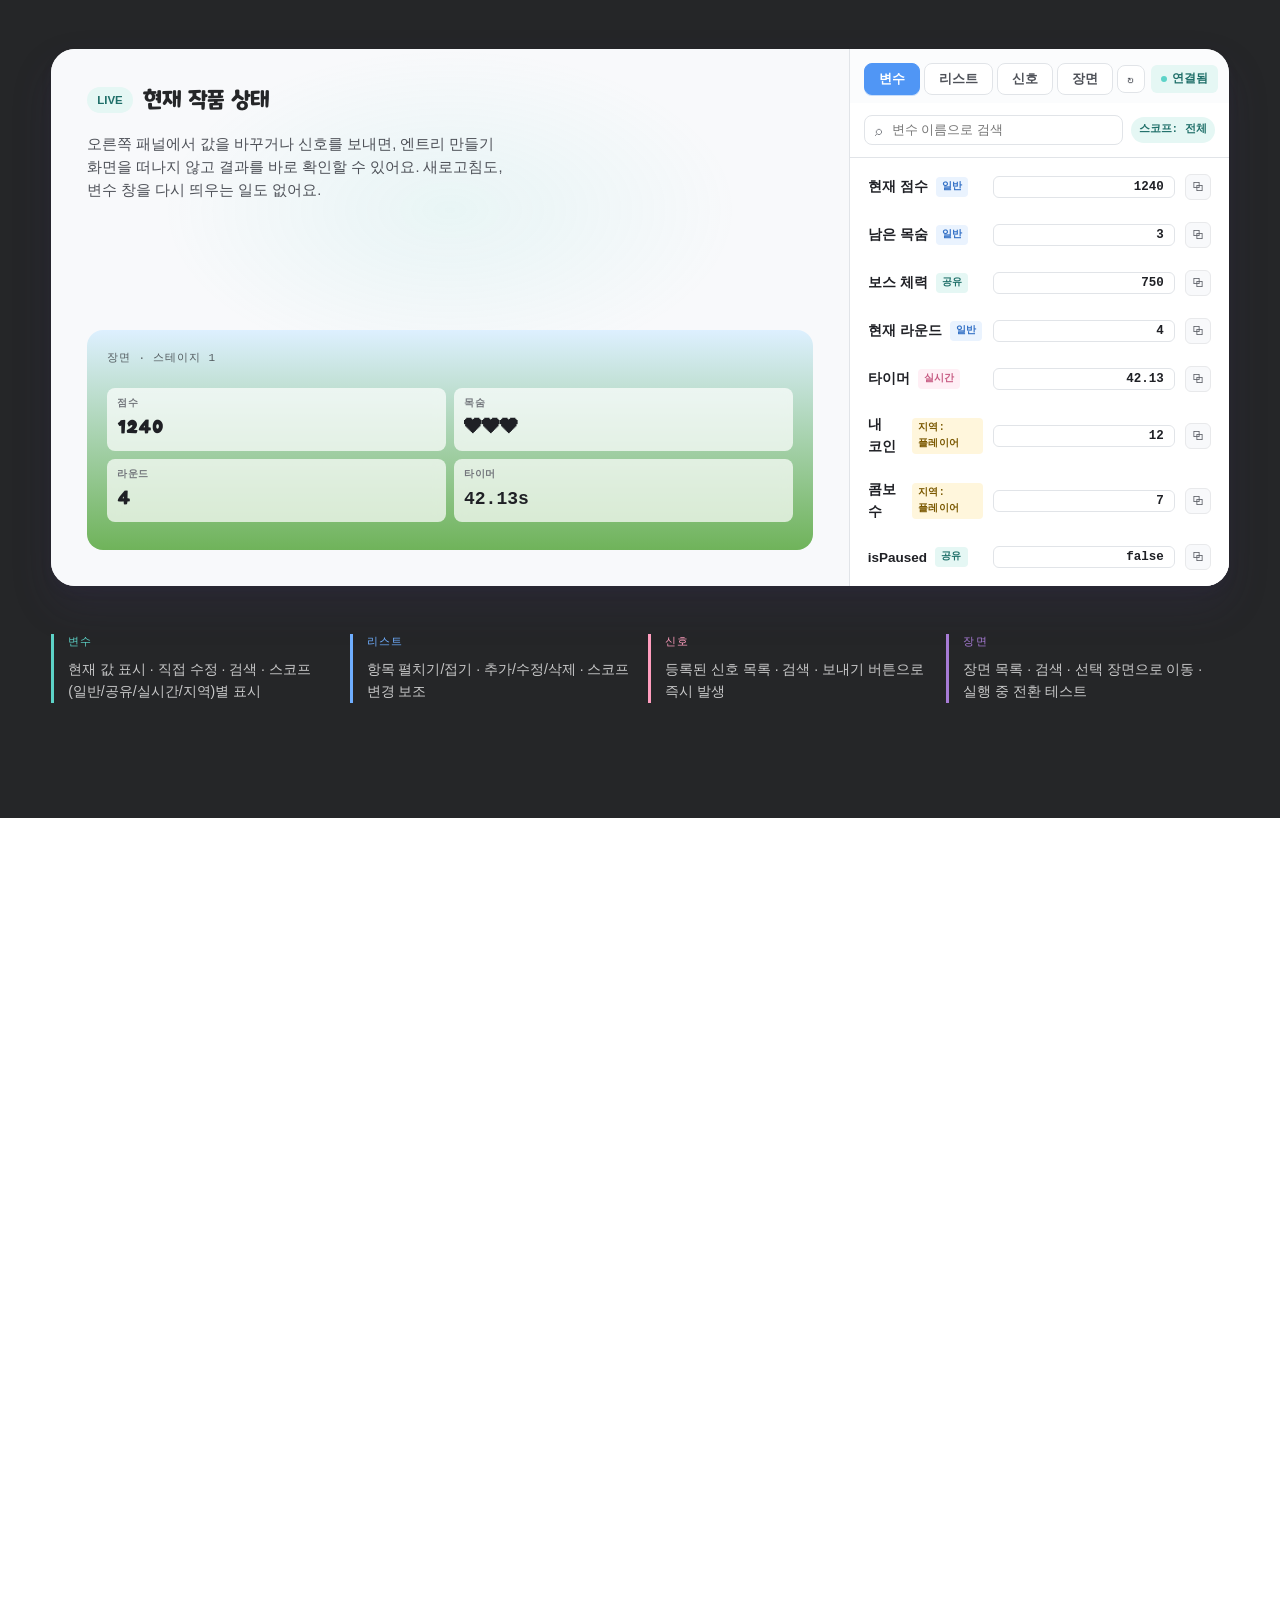
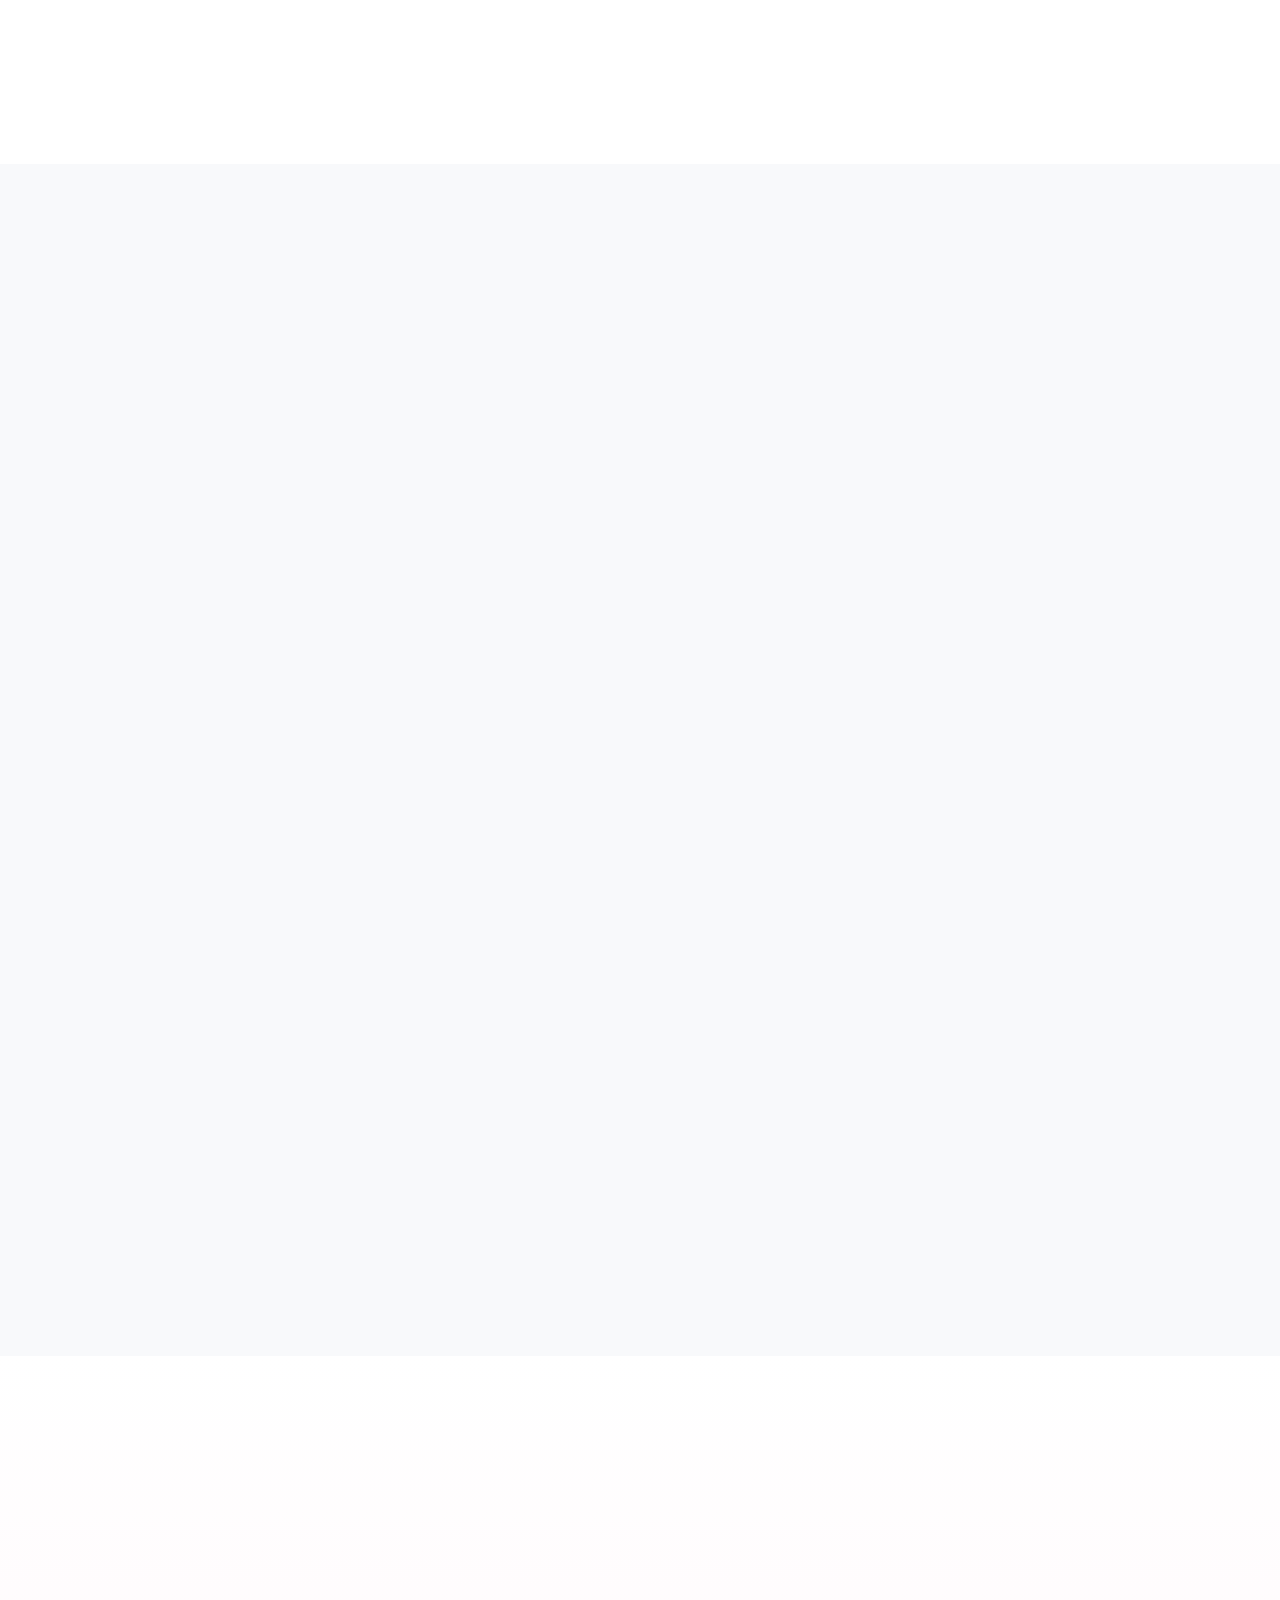
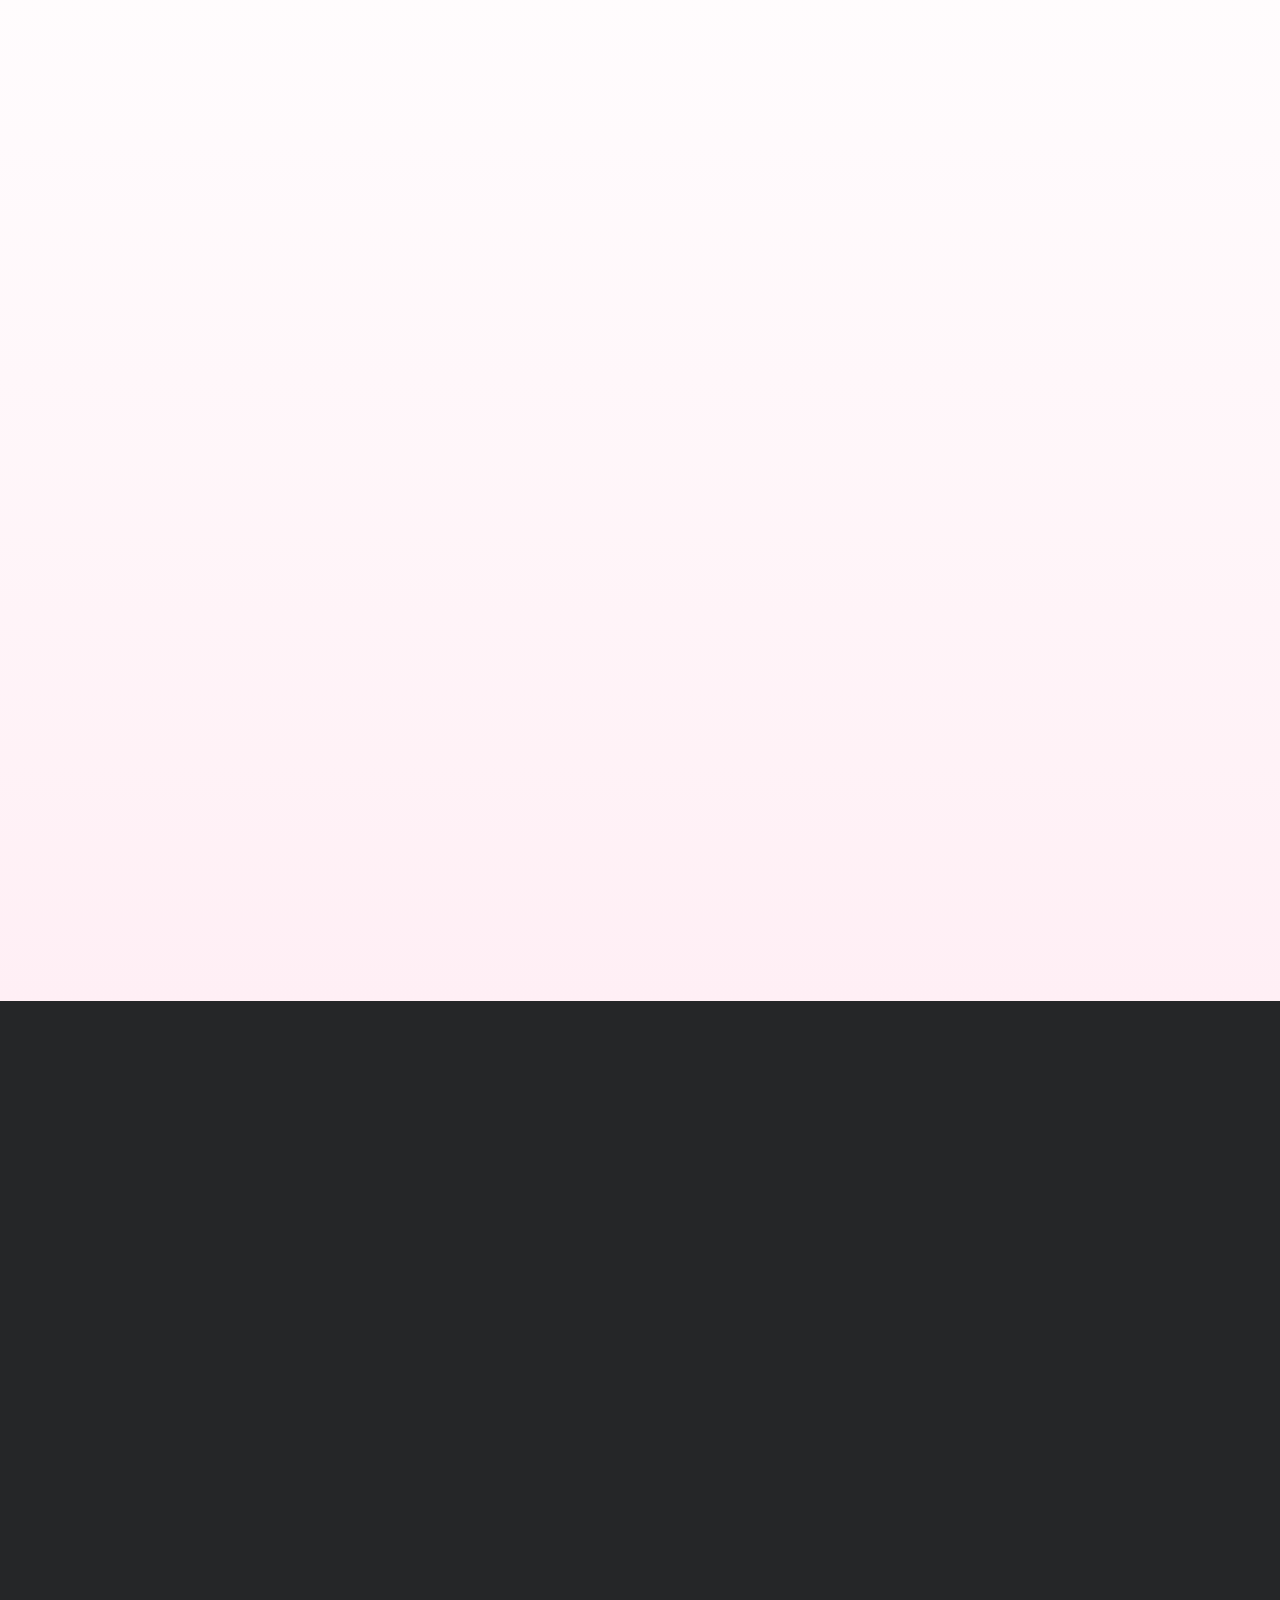
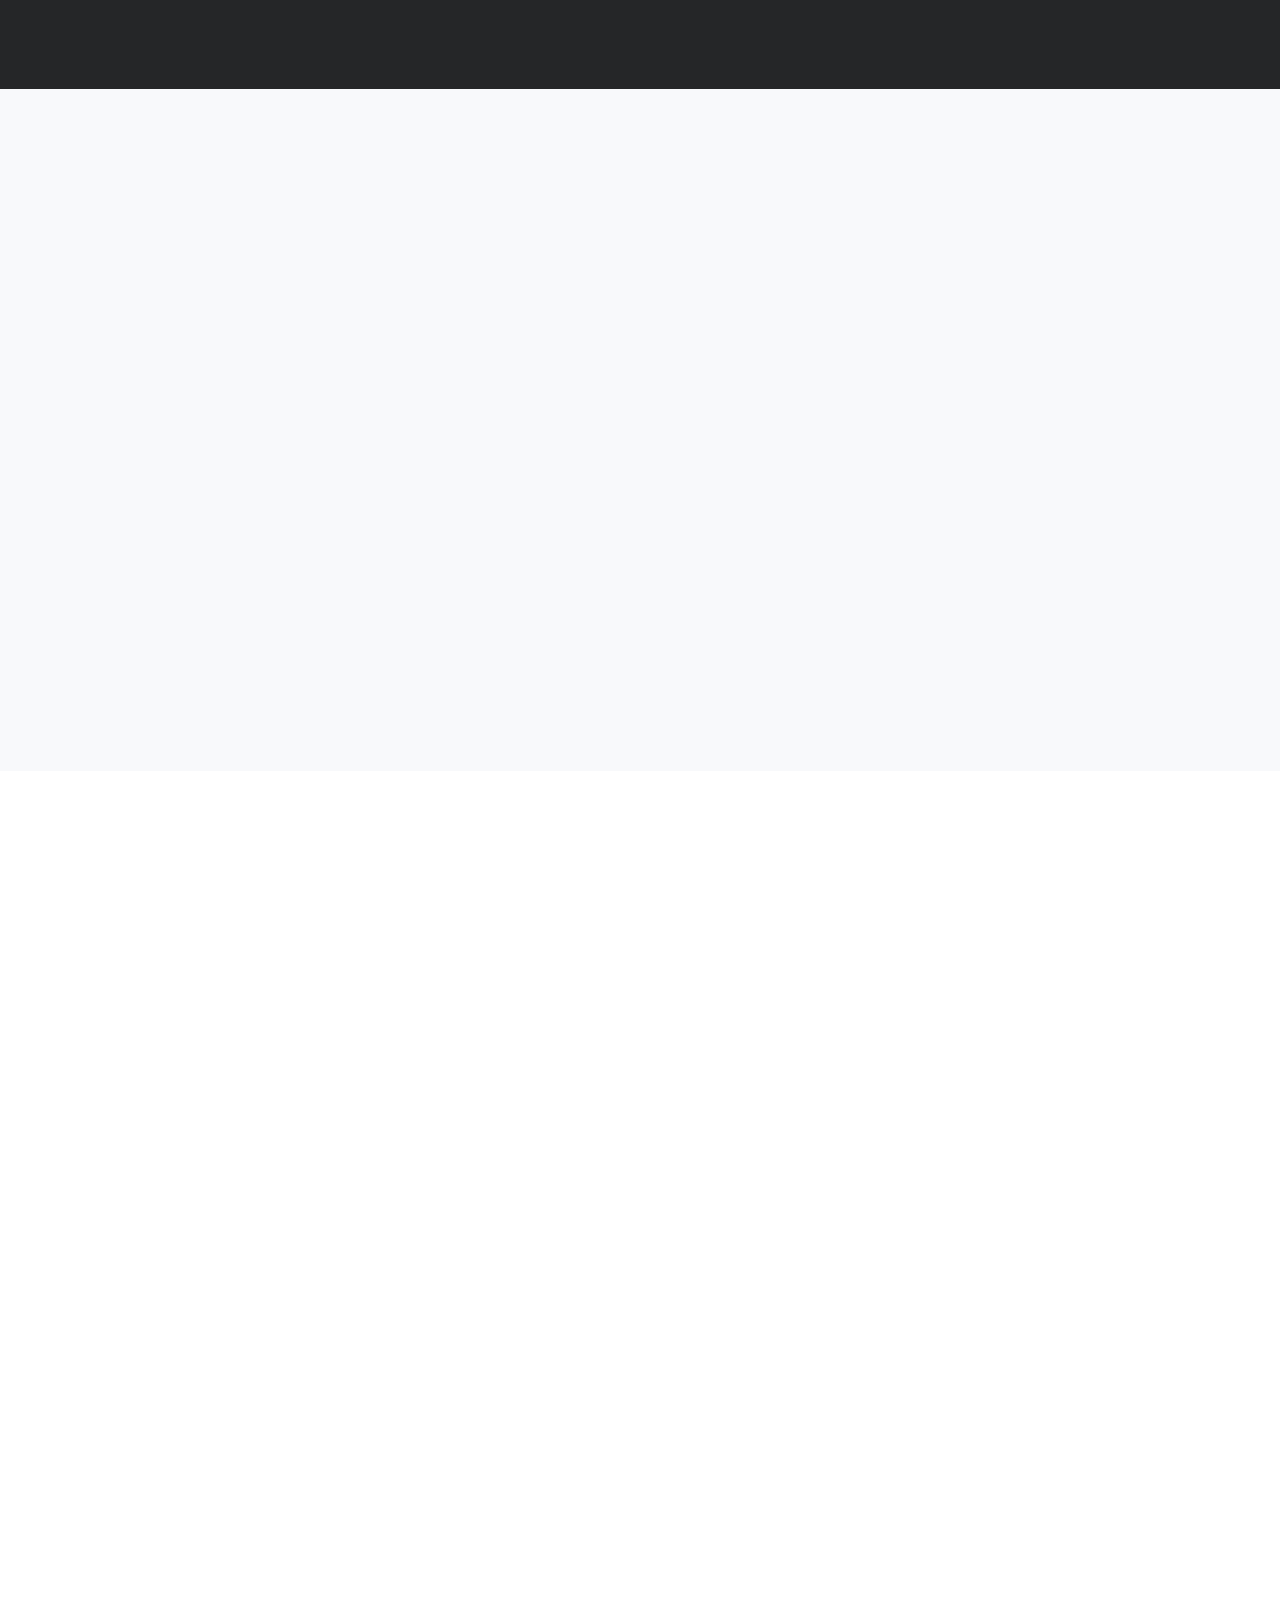
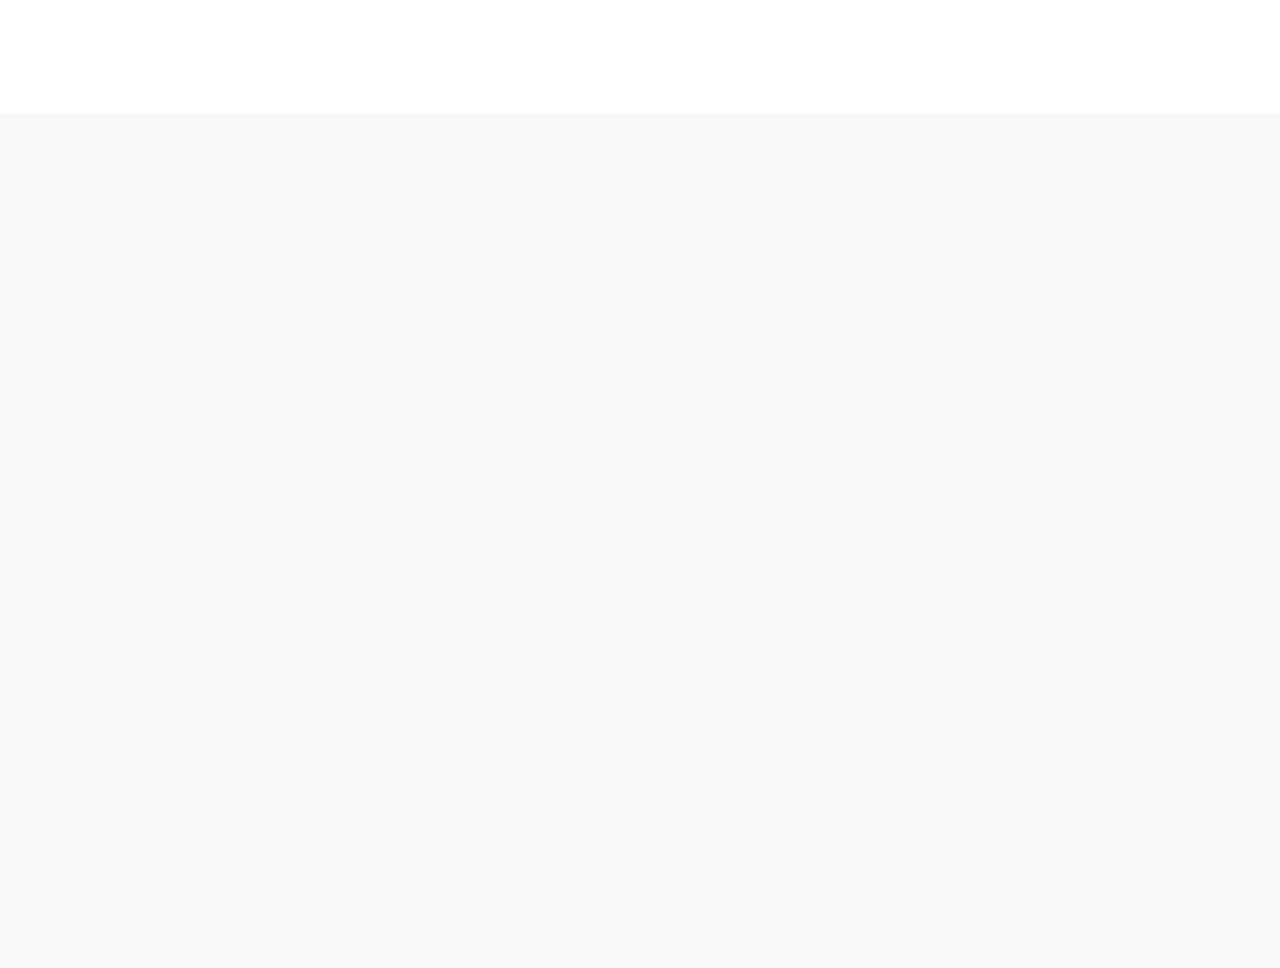
<file: Entry Debugger.html>
<!doctype html>
<html lang="ko">
<head>
  <meta charset="utf-8" />
  <meta name="viewport" content="width=device-width,initial-scale=1" />
  <title>Entry Debugger - 엔트리 디버깅 툴</title>
  <meta name="robots" content="noindex,follow" />
  <meta http-equiv="refresh" content="0; url=./" />
  <link rel="canonical" href="https://entry-debugger.205.kr/" />
</head>
<body>
  <p><a href="./">Entry Debugger 소개 페이지로 이동</a></p>
</body>
</html>
</file>
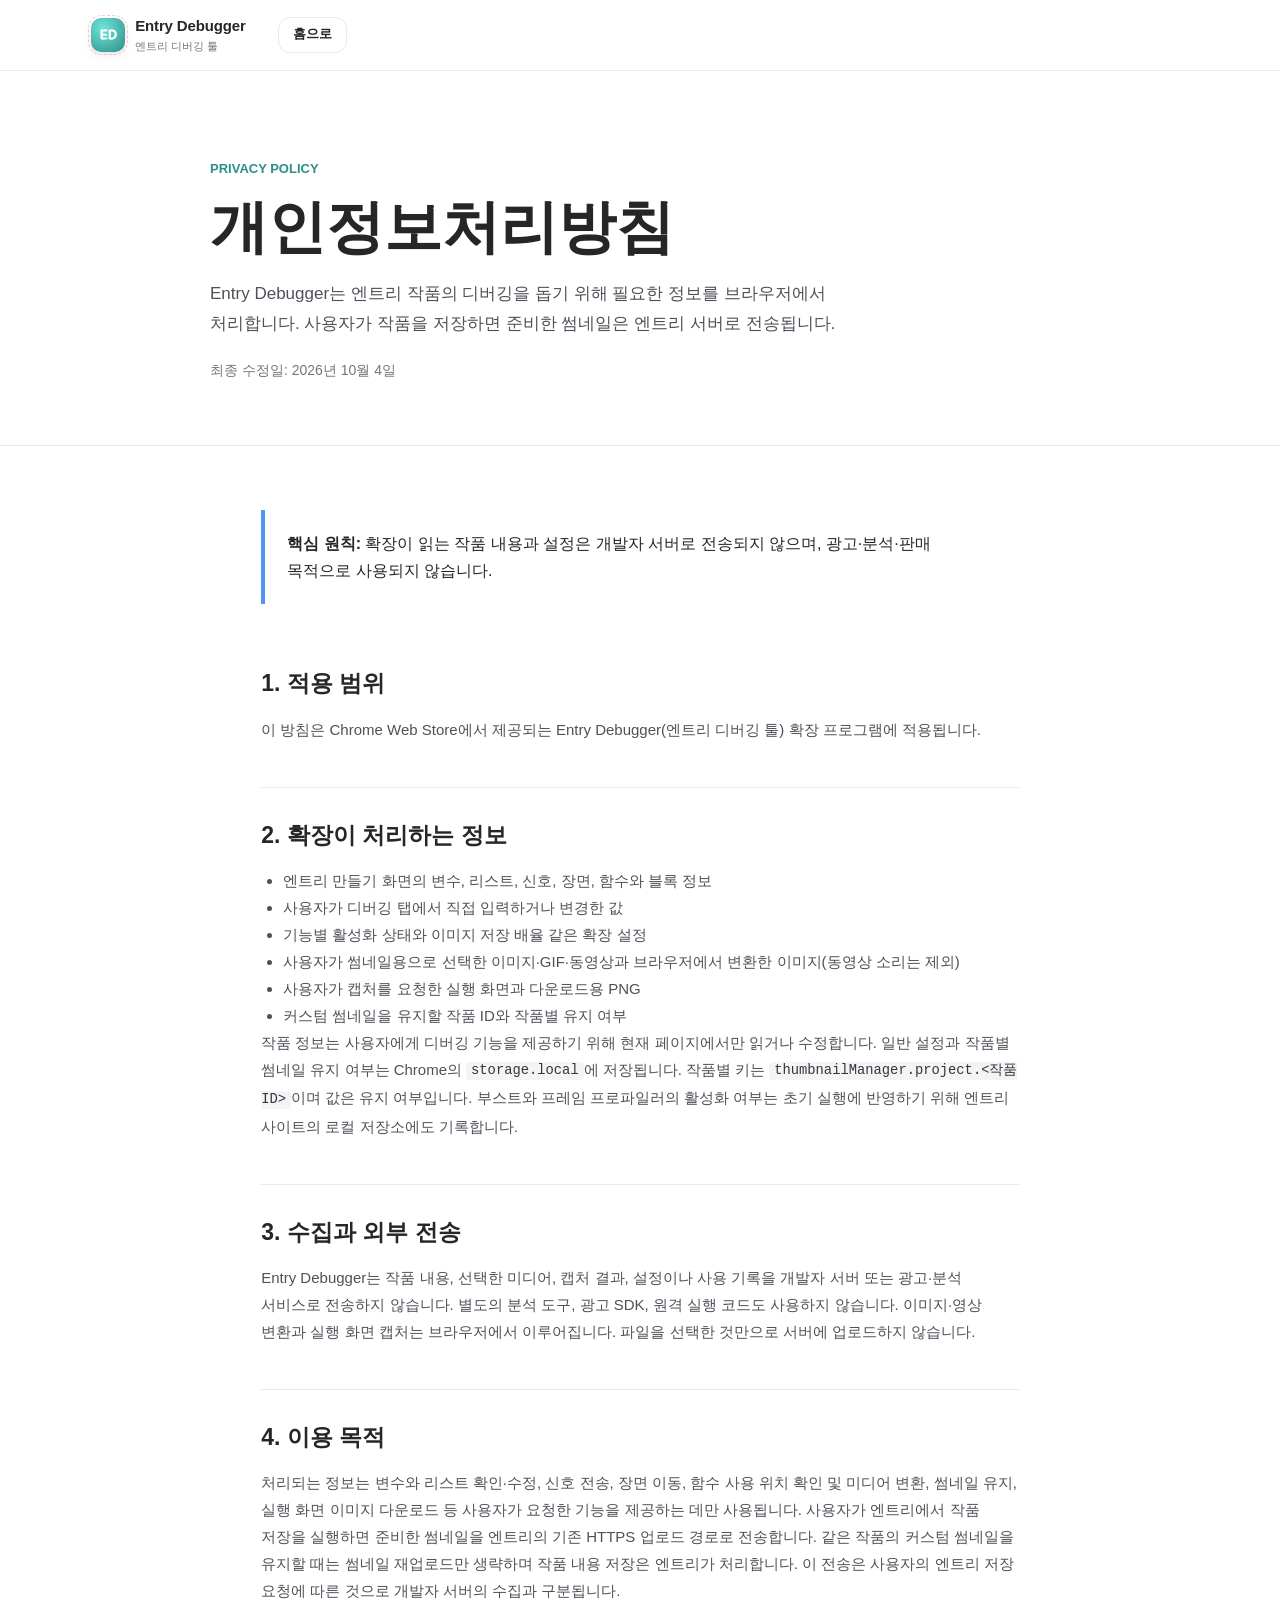
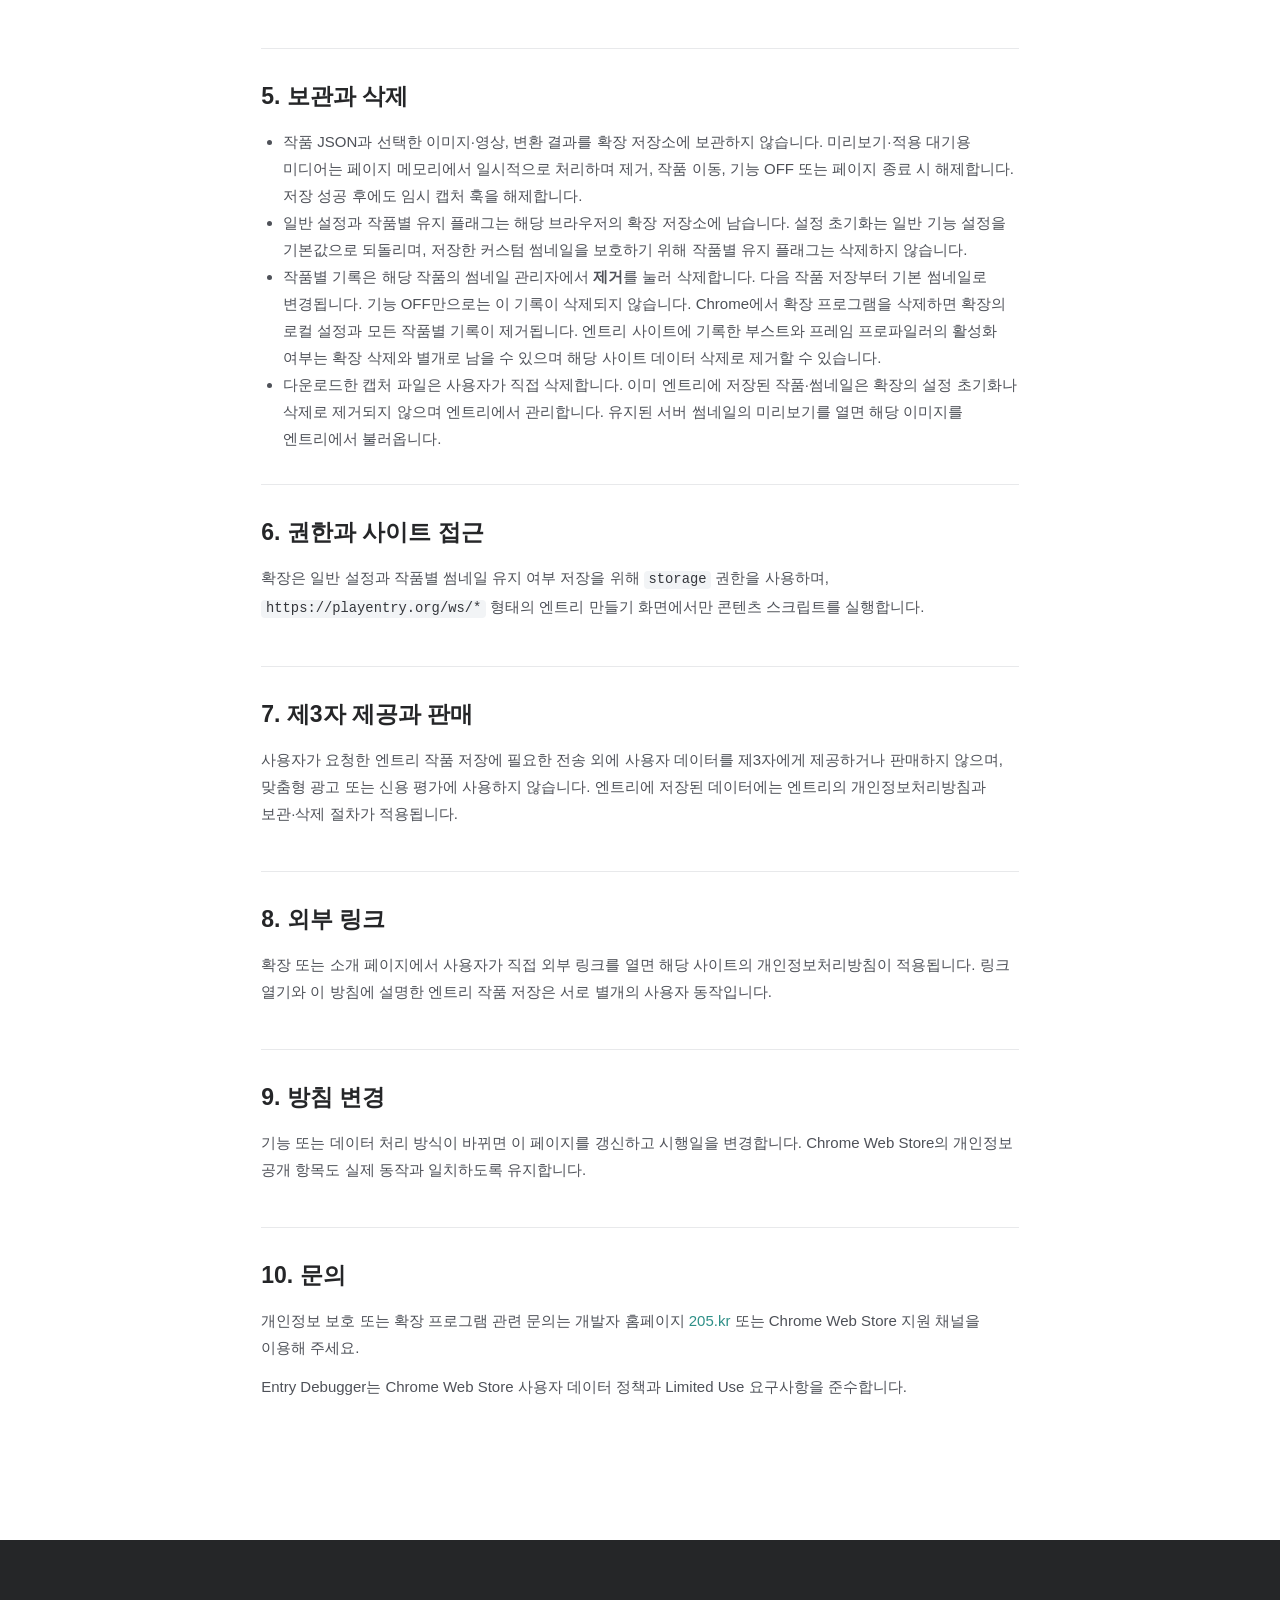
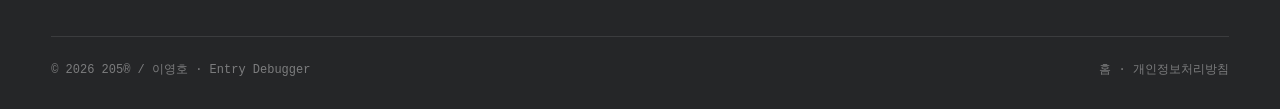
<file: privacy.html>
<!doctype html>
<html lang="ko">
<head>
<meta charset="utf-8" />
<meta name="viewport" content="width=device-width,initial-scale=1" />
<title>개인정보처리방침 - Entry Debugger</title>
<meta name="description" content="Entry Debugger 크롬 확장 프로그램의 데이터 처리와 개인정보 보호 방침입니다." />
<meta name="robots" content="index,follow" />
<meta name="author" content="205 / 이영호" />
<meta name="theme-color" content="#5096F5" />
<link rel="canonical" href="https://entry-debugger.205.kr/privacy.html" />
<link rel="icon" type="image/png" sizes="48x48" href="assets/icon48.png" />
<link rel="icon" type="image/png" sizes="128x128" href="assets/icon128.png" />
<link rel="stylesheet" href="page.css" />
<style>
  .privacy-main {
    min-height: calc(100vh - 280px);
  }
  .privacy-hero {
    padding: 88px var(--gutter) 64px;
    border-bottom: 1px solid var(--border-1);
    background: #fff;
  }
  .privacy-hero-inner,
  .privacy-content {
    width: min(100%, 860px);
    margin: 0 auto;
  }
  .privacy-kicker {
    margin: 0 0 16px;
    color: var(--c205-mint-deep);
    font-size: 13px;
    font-weight: 700;
  }
  .privacy-hero h1 {
    margin: 0;
    font-size: clamp(34px, 6vw, 58px);
    line-height: 1.1;
    letter-spacing: 0;
  }
  .privacy-summary {
    max-width: 680px;
    margin: 20px 0 0;
    color: var(--fg-2);
    font-size: 17px;
    line-height: 1.75;
  }
  .privacy-date {
    margin: 20px 0 0;
    color: var(--fg-3);
    font-size: 14px;
  }
  .privacy-content {
    padding: 64px var(--gutter) 96px;
  }
  .privacy-section {
    padding: 32px 0;
    border-bottom: 1px solid var(--border-1);
  }
  .privacy-section:first-child {
    padding-top: 0;
  }
  .privacy-section:last-child {
    border-bottom: 0;
  }
  .privacy-section h2 {
    margin: 0 0 16px;
    font-size: 23px;
    line-height: 1.35;
    letter-spacing: 0;
  }
  .privacy-section p,
  .privacy-section li {
    color: var(--fg-2);
    font-size: 15px;
    line-height: 1.8;
  }
  .privacy-section p {
    margin: 0 0 12px;
  }
  .privacy-section ul {
    margin: 0;
    padding-left: 22px;
  }
  .privacy-section a {
    color: var(--c205-mint-deep);
  }
  .privacy-highlight {
    margin: 0 0 32px;
    padding: 20px 22px;
    border-left: 4px solid var(--entry-blue);
    background: #fff;
    color: var(--fg-1);
    font-size: 16px;
    line-height: 1.7;
  }
  @media (max-width: 640px) {
    .privacy-hero {
      padding-top: 64px;
    }
    .privacy-content {
      padding-top: 48px;
    }
  }
</style>
</head>
<body>
<header class="nav">
  <div class="nav-inner">
    <a class="nav-brand" href="index.html" aria-label="Entry Debugger 홈">
      <span class="mark">ED</span>
      <span class="name">Entry Debugger<small>엔트리 디버깅 툴</small></span>
    </a>
    <div class="nav-ctas">
      <a class="btn btn-ghost btn-sm" href="index.html">홈으로</a>
    </div>
  </div>
</header>

<main class="privacy-main">
  <section class="privacy-hero">
    <div class="privacy-hero-inner">
      <p class="privacy-kicker">PRIVACY POLICY</p>
      <h1>개인정보처리방침</h1>
      <p class="privacy-summary">Entry Debugger는 엔트리 작품의 디버깅을 돕기 위해 필요한 정보를 브라우저에서 처리합니다. 사용자가 작품을 저장하면 준비한 썸네일은 엔트리 서버로 전송됩니다.</p>
      <p class="privacy-date">최종 수정일: 2026년 10월 4일</p>
    </div>
  </section>

  <div class="privacy-content">
    <p class="privacy-highlight"><strong>핵심 원칙:</strong> 확장이 읽는 작품 내용과 설정은 개발자 서버로 전송되지 않으며, 광고·분석·판매 목적으로 사용되지 않습니다.</p>

    <section class="privacy-section">
      <h2>1. 적용 범위</h2>
      <p>이 방침은 Chrome Web Store에서 제공되는 Entry Debugger(엔트리 디버깅 툴) 확장 프로그램에 적용됩니다.</p>
    </section>

    <section class="privacy-section">
      <h2>2. 확장이 처리하는 정보</h2>
      <ul>
        <li>엔트리 만들기 화면의 변수, 리스트, 신호, 장면, 함수와 블록 정보</li>
        <li>사용자가 디버깅 탭에서 직접 입력하거나 변경한 값</li>
        <li>기능별 활성화 상태와 이미지 저장 배율 같은 확장 설정</li>
        <li>사용자가 썸네일용으로 선택한 이미지·GIF·동영상과 브라우저에서 변환한 이미지(동영상 소리는 제외)</li>
        <li>사용자가 캡처를 요청한 실행 화면과 다운로드용 PNG</li>
        <li>커스텀 썸네일을 유지할 작품 ID와 작품별 유지 여부</li>
      </ul>
      <p>작품 정보는 사용자에게 디버깅 기능을 제공하기 위해 현재 페이지에서만 읽거나 수정합니다. 일반 설정과 작품별 썸네일 유지 여부는 Chrome의 <code>storage.local</code>에 저장됩니다. 작품별 키는 <code>thumbnailManager.project.&lt;작품 ID&gt;</code>이며 값은 유지 여부입니다. 부스트와 프레임 프로파일러의 활성화 여부는 초기 실행에 반영하기 위해 엔트리 사이트의 로컬 저장소에도 기록합니다.</p>
    </section>

    <section class="privacy-section">
      <h2>3. 수집과 외부 전송</h2>
      <p>Entry Debugger는 작품 내용, 선택한 미디어, 캡처 결과, 설정이나 사용 기록을 개발자 서버 또는 광고·분석 서비스로 전송하지 않습니다. 별도의 분석 도구, 광고 SDK, 원격 실행 코드도 사용하지 않습니다. 이미지·영상 변환과 실행 화면 캡처는 브라우저에서 이루어집니다. 파일을 선택한 것만으로 서버에 업로드하지 않습니다.</p>
    </section>

    <section class="privacy-section">
      <h2>4. 이용 목적</h2>
      <p>처리되는 정보는 변수와 리스트 확인·수정, 신호 전송, 장면 이동, 함수 사용 위치 확인 및 미디어 변환, 썸네일 유지, 실행 화면 이미지 다운로드 등 사용자가 요청한 기능을 제공하는 데만 사용됩니다. 사용자가 엔트리에서 작품 저장을 실행하면 준비한 썸네일을 엔트리의 기존 HTTPS 업로드 경로로 전송합니다. 같은 작품의 커스텀 썸네일을 유지할 때는 썸네일 재업로드만 생략하며 작품 내용 저장은 엔트리가 처리합니다. 이 전송은 사용자의 엔트리 저장 요청에 따른 것으로 개발자 서버의 수집과 구분됩니다.</p>
    </section>

    <section class="privacy-section">
      <h2>5. 보관과 삭제</h2>
      <ul>
        <li>작품 JSON과 선택한 이미지·영상, 변환 결과를 확장 저장소에 보관하지 않습니다. 미리보기·적용 대기용 미디어는 페이지 메모리에서 일시적으로 처리하며 제거, 작품 이동, 기능 OFF 또는 페이지 종료 시 해제합니다. 저장 성공 후에도 임시 캡처 훅을 해제합니다.</li>
        <li>일반 설정과 작품별 유지 플래그는 해당 브라우저의 확장 저장소에 남습니다. 설정 초기화는 일반 기능 설정을 기본값으로 되돌리며, 저장한 커스텀 썸네일을 보호하기 위해 작품별 유지 플래그는 삭제하지 않습니다.</li>
        <li>작품별 기록은 해당 작품의 썸네일 관리자에서 <strong>제거</strong>를 눌러 삭제합니다. 다음 작품 저장부터 기본 썸네일로 변경됩니다. 기능 OFF만으로는 이 기록이 삭제되지 않습니다. Chrome에서 확장 프로그램을 삭제하면 확장의 로컬 설정과 모든 작품별 기록이 제거됩니다. 엔트리 사이트에 기록한 부스트와 프레임 프로파일러의 활성화 여부는 확장 삭제와 별개로 남을 수 있으며 해당 사이트 데이터 삭제로 제거할 수 있습니다.</li>
        <li>다운로드한 캡처 파일은 사용자가 직접 삭제합니다. 이미 엔트리에 저장된 작품·썸네일은 확장의 설정 초기화나 삭제로 제거되지 않으며 엔트리에서 관리합니다. 유지된 서버 썸네일의 미리보기를 열면 해당 이미지를 엔트리에서 불러옵니다.</li>
      </ul>
    </section>

    <section class="privacy-section">
      <h2>6. 권한과 사이트 접근</h2>
      <p>확장은 일반 설정과 작품별 썸네일 유지 여부 저장을 위해 <code>storage</code> 권한을 사용하며, <code>https://playentry.org/ws/*</code> 형태의 엔트리 만들기 화면에서만 콘텐츠 스크립트를 실행합니다.</p>
    </section>

    <section class="privacy-section">
      <h2>7. 제3자 제공과 판매</h2>
      <p>사용자가 요청한 엔트리 작품 저장에 필요한 전송 외에 사용자 데이터를 제3자에게 제공하거나 판매하지 않으며, 맞춤형 광고 또는 신용 평가에 사용하지 않습니다. 엔트리에 저장된 데이터에는 엔트리의 개인정보처리방침과 보관·삭제 절차가 적용됩니다.</p>
    </section>

    <section class="privacy-section">
      <h2>8. 외부 링크</h2>
      <p>확장 또는 소개 페이지에서 사용자가 직접 외부 링크를 열면 해당 사이트의 개인정보처리방침이 적용됩니다. 링크 열기와 이 방침에 설명한 엔트리 작품 저장은 서로 별개의 사용자 동작입니다.</p>
    </section>

    <section class="privacy-section">
      <h2>9. 방침 변경</h2>
      <p>기능 또는 데이터 처리 방식이 바뀌면 이 페이지를 갱신하고 시행일을 변경합니다. Chrome Web Store의 개인정보 공개 항목도 실제 동작과 일치하도록 유지합니다.</p>
    </section>

    <section class="privacy-section">
      <h2>10. 문의</h2>
      <p>개인정보 보호 또는 확장 프로그램 관련 문의는 개발자 홈페이지 <a href="https://205.kr/" target="_blank" rel="noopener">205.kr</a> 또는 Chrome Web Store 지원 채널을 이용해 주세요.</p>
      <p>Entry Debugger는 Chrome Web Store 사용자 데이터 정책과 Limited Use 요구사항을 준수합니다.</p>
    </section>
  </div>
</main>

<footer class="foot">
  <div class="foot-bottom">
    <span>© 2026 205® / 이영호 · Entry Debugger</span>
    <span><a href="index.html" style="color:inherit;">홈</a> · 개인정보처리방침</span>
  </div>
</footer>
</body>
</html>
</file>
<file: page.css>
/* ============================================================
   Entry Debugger — landing page styles
   Built on 205 / Entry Portfolio design tokens.
   ============================================================ */

@import url("tokens.css");

/* ---------- Reset bits ---------- */
* { box-sizing: border-box; }
body {
  margin: 0;
  background: var(--bg-1);
  color: var(--fg-1);
  overflow-x: hidden;
}
img { display: block; max-width: 100%; }
button { font-family: inherit; }

/* ============================================================
   PAGE-LEVEL TOKENS (extends design system)
   ============================================================ */
:root {
  --page-max: 1200px;
  --gutter: clamp(20px, 4vw, 56px);
  --section-y: clamp(72px, 9vw, 128px);
  --entry-blue: #5096F5;          /* matches brand-blue for the Entry editor mock */
  --entry-ink: #1F2025;
  --entry-soft: #F4F6F8;
  --entry-border: #E1E4E8;
  --code-bg: #14161B;
  --code-bg-2: #1A1D24;
}

/* ============================================================
   NAV
   ============================================================ */
.nav {
  position: sticky;
  top: 0;
  z-index: 30;
  background: rgba(255,255,255,0.85);
  backdrop-filter: saturate(160%) blur(12px);
  -webkit-backdrop-filter: saturate(160%) blur(12px);
  border-bottom: 1px solid var(--border-1);
}
.nav-inner {
  max-width: var(--page-max);
  margin: 0 auto;
  padding: 14px var(--gutter);
  display: flex;
  align-items: center;
  gap: 32px;
}
.nav-brand {
  display: inline-flex;
  align-items: center;
  gap: 10px;
  text-decoration: none;
  color: var(--fg-1);
}
.nav-brand .mark {
  width: 34px;
  height: 34px;
  border-radius: 10px;
  background:
    radial-gradient(circle at 35% 30%, #6FE3D8 0%, #2E8F87 100%);
  display: grid;
  place-items: center;
  color: #fff;
  font-family: var(--font-mark);
  font-weight: 700;
  font-size: 14px;
  box-shadow: var(--shadow-2);
  position: relative;
}
.nav-brand .mark::after {
  content: "";
  position: absolute;
  inset: -3px;
  border-radius: 14px;
  border: 1.5px dashed var(--c205-pink);
  opacity: 0.6;
  pointer-events: none;
}
.nav-brand .name {
  font-weight: 700;
  font-size: 15px;
  letter-spacing: -0.01em;
}
.nav-brand .name small {
  display: block;
  font-weight: 500;
  font-size: 11px;
  color: var(--fg-3);
  letter-spacing: 0;
}
.nav-links {
  display: flex;
  gap: 28px;
  list-style: none;
  padding: 0;
  margin: 0 auto 0 8px;
}
.nav-links a {
  color: var(--fg-2);
  font-size: 14px;
  font-weight: 500;
  text-decoration: none;
}
.nav-links a:hover { color: var(--c205-mint-deep); }
.nav-ctas { display: flex; gap: 10px; align-items: center; }

/* ============================================================
   BUTTONS
   ============================================================ */
.btn {
  display: inline-flex;
  align-items: center;
  gap: 8px;
  height: 44px;
  padding: 0 18px;
  border-radius: var(--radius-md);
  font-weight: 600;
  font-size: 14.5px;
  border: 1px solid transparent;
  cursor: pointer;
  text-decoration: none;
  transition: transform var(--dur-fast) var(--ease-standard),
              box-shadow var(--dur-fast) var(--ease-standard),
              background var(--dur-fast) var(--ease-standard);
  white-space: nowrap;
}
.btn:hover { transform: translateY(-1px); }
.btn:active { transform: translateY(0) scale(0.98); }

.btn-primary {
  background: var(--c205-mint);
  color: #0F3C38;
  box-shadow: var(--shadow-2);
}
.btn-primary:hover { background: var(--c205-mint-hover); box-shadow: var(--shadow-3); }

.btn-ghost {
  background: rgba(255,255,255,0.6);
  color: var(--fg-1);
  border-color: var(--border-1);
}
.btn-ghost:hover { background: #fff; border-color: var(--border-2); }

.btn-dark {
  background: var(--c205-ink);
  color: #fff;
}
.btn-dark:hover { background: #0F1014; }

.btn-sm { height: 36px; padding: 0 14px; font-size: 13px; }
.btn-lg { height: 52px; padding: 0 24px; font-size: 16px; }

.chrome-icon {
  width: 18px; height: 18px;
  border-radius: 999px;
  background:
    conic-gradient(from 90deg, #EA4335 0 33%, #FBBC05 33% 66%, #34A853 66% 100%);
  position: relative;
  display: inline-block;
}
.chrome-icon::after {
  content: "";
  position: absolute;
  inset: 5px;
  border-radius: 999px;
  background: #4285F4;
  border: 2px solid #fff;
}

/* ============================================================
   HERO
   ============================================================ */
.hero {
  position: relative;
  background:
    radial-gradient(70% 60% at 80% 25%, rgba(255,157,190,0.22) 0%, transparent 60%),
    radial-gradient(60% 50% at 10% 80%, rgba(93,211,200,0.18) 0%, transparent 60%),
    linear-gradient(180deg, #6E7378 0%, #5E6266 100%);
  color: #fff;
  overflow: hidden;
}
.hero-inner {
  max-width: var(--page-max);
  margin: 0 auto;
  padding: clamp(56px, 8vw, 96px) var(--gutter) clamp(72px, 8vw, 120px);
  display: grid;
  grid-template-columns: minmax(0, 1fr) minmax(0, 1.05fr);
  gap: clamp(40px, 5vw, 72px);
  align-items: center;
}
.hero-pill {
  display: inline-flex;
  align-items: center;
  gap: 10px;
  padding: 6px 12px 6px 6px;
  background: rgba(255,255,255,0.10);
  border: 1px solid rgba(255,255,255,0.18);
  border-radius: 999px;
  font-size: 12.5px;
  font-weight: 600;
  letter-spacing: 0.02em;
  color: #fff;
  backdrop-filter: blur(8px);
  margin-bottom: 24px;
}
.hero-pill .dot {
  width: 22px; height: 22px;
  border-radius: 999px;
  background: var(--c205-mint);
  color: #0F3C38;
  display: grid; place-items: center;
  font-size: 11px; font-weight: 800;
  font-family: var(--font-mark);
}
.hero-pill .ver {
  font-family: var(--font-mono);
  font-size: 11.5px;
  font-weight: 500;
  color: rgba(255,255,255,0.7);
  padding-left: 8px;
  border-left: 1px solid rgba(255,255,255,0.2);
  margin-left: 4px;
}
.hero h1 {
  font-family: var(--font-display);
  font-size: clamp(40px, 5.6vw, 72px);
  font-weight: 700;
  line-height: 1.08;
  letter-spacing: -0.02em;
  color: #fff;
  margin: 0 0 20px;
}
.hero h1 .accent {
  color: var(--c205-mint);
  position: relative;
  display: inline-block;
}
.hero h1 .accent::after {
  content: "";
  position: absolute;
  left: -4%;
  right: -4%;
  bottom: 4%;
  height: 18%;
  background: var(--c205-pink);
  opacity: 0.35;
  border-radius: 4px;
  z-index: -1;
}
.hero h1 .pink {
  color: var(--c205-pink);
}
.hero-lede {
  font-size: clamp(15px, 1.4vw, 18px);
  line-height: 1.65;
  color: rgba(255,255,255,0.82);
  margin: 0 0 32px;
  max-width: 540px;
}
.hero-ctas { display: flex; gap: 12px; flex-wrap: wrap; }
.hero-meta {
  margin-top: 36px;
  display: flex;
  gap: 20px;
  flex-wrap: wrap;
  font-size: 12.5px;
  color: rgba(255,255,255,0.65);
  font-family: var(--font-mono);
}
.hero-meta span {
  display: inline-flex;
  align-items: center;
  gap: 6px;
}
.hero-meta span::before {
  content: "";
  width: 6px; height: 6px;
  border-radius: 999px;
  background: var(--c205-mint);
}

/* Hero mock placement */
.hero-mock-wrap {
  position: relative;
  perspective: 1800px;
}
.hero-tape {
  position: absolute;
  top: -14px;
  left: 50%;
  transform: translateX(-50%) rotate(-2deg);
  background: var(--c205-pink);
  color: #5A1F36;
  font-family: var(--font-hand);
  font-size: 14px;
  padding: 4px 18px;
  border-radius: 4px;
  letter-spacing: 0.04em;
  z-index: 4;
  box-shadow: var(--shadow-2);
}

/* ============================================================
   ENTRY EDITOR MOCK (hero centerpiece)
   ============================================================ */
.editor {
  position: relative;
  background: #fff;
  border-radius: 14px;
  overflow: hidden;
  box-shadow:
    0 30px 80px rgba(20, 22, 30, 0.5),
    0 8px 20px rgba(20, 22, 30, 0.3);
  transform: rotate(-0.4deg);
  border: 1px solid rgba(0,0,0,0.06);
}
.editor-topbar {
  display: flex;
  align-items: center;
  height: 40px;
  background: var(--entry-blue);
  color: #fff;
  padding: 0 14px;
  gap: 14px;
  font-size: 12.5px;
}
.editor-topbar .logo-pill {
  font-family: var(--font-display);
  font-weight: 700;
  background: rgba(255,255,255,0.18);
  padding: 3px 10px;
  border-radius: 999px;
  font-size: 12px;
  letter-spacing: 0.04em;
}
.editor-topbar .menu { display: flex; gap: 16px; opacity: 0.92; }
.editor-topbar .right { margin-left: auto; display: flex; gap: 10px; }
.editor-topbar .right .play {
  background: #FFC533;
  color: #4A3700;
  padding: 3px 10px;
  border-radius: 6px;
  font-weight: 700;
}

.editor-tabs {
  display: flex;
  background: #fff;
  border-bottom: 1px solid var(--entry-border);
  padding: 0 14px;
  gap: 4px;
  font-size: 12px;
}
.editor-tabs .t {
  padding: 10px 14px;
  color: #707479;
  border-bottom: 2px solid transparent;
  font-weight: 600;
}
.editor-tabs .t.is-active {
  color: var(--entry-ink);
  border-bottom-color: var(--entry-blue);
}
.editor-tabs .t.is-new {
  color: var(--c205-mint-deep);
  border-bottom-color: var(--c205-mint);
  display: inline-flex;
  gap: 6px;
  align-items: center;
}
.editor-tabs .t.is-new::before {
  content: "";
  width: 7px; height: 7px;
  background: var(--c205-pink);
  border-radius: 999px;
}

.editor-body {
  display: grid;
  grid-template-columns: 200px 1fr 280px;
  height: 360px;
  background: var(--entry-soft);
}
.editor-stage {
  background: #fff;
  border-right: 1px solid var(--entry-border);
  position: relative;
  overflow: hidden;
}
.editor-stage .canvas {
  position: absolute;
  inset: 12px;
  background: linear-gradient(180deg, #DDF0FF 0%, #B5E0F4 60%, #88C5DD 100%);
  border-radius: 6px;
  overflow: hidden;
}
.editor-stage .ground {
  position: absolute;
  left: 0; right: 0; bottom: 0;
  height: 38%;
  background: linear-gradient(180deg, #A9DC8A 0%, #6FB35A 100%);
}
.editor-stage .obj {
  position: absolute;
  font-size: 24px;
  filter: drop-shadow(0 2px 3px rgba(0,0,0,0.15));
}
.editor-stage .speech {
  position: absolute;
  background: #fff;
  border: 2px solid var(--entry-ink);
  border-radius: 14px;
  padding: 6px 10px;
  font-size: 10.5px;
  font-family: var(--font-mono);
  color: var(--entry-ink);
  font-weight: 600;
  white-space: nowrap;
}
.editor-stage .speech::after {
  content: "";
  position: absolute;
  bottom: -8px; left: 18px;
  width: 0; height: 0;
  border: 8px solid transparent;
  border-top-color: var(--entry-ink);
  border-bottom: 0;
}
.editor-stage .speech::before {
  content: "";
  position: absolute;
  bottom: -6px; left: 20px;
  width: 0; height: 0;
  border: 6px solid transparent;
  border-top-color: #fff;
  border-bottom: 0;
  z-index: 1;
}

.editor-blocks {
  background: #fff;
  padding: 12px;
  display: flex;
  flex-direction: column;
  gap: 6px;
  overflow: hidden;
  border-right: 1px solid var(--entry-border);
}
.block {
  height: 28px;
  border-radius: 4px 4px 4px 0;
  display: flex;
  align-items: center;
  padding: 0 10px 0 12px;
  color: #fff;
  font-size: 11px;
  font-weight: 600;
  position: relative;
  box-shadow: 0 1px 0 rgba(0,0,0,0.08);
  gap: 6px;
}
.block::before {
  content: "";
  position: absolute;
  left: 12px; top: -4px;
  width: 12px; height: 4px;
  background: inherit;
  border-radius: 2px 2px 0 0;
}
.block.b-event   { background: #FFCB1B; color: #5A4500; }
.block.b-flow    { background: #FF9F33; color: #4A2A00; }
.block.b-data    { background: #FF8A9F; color: #5A1F36; }
.block.b-funct   { background: #A77BD6; color: #2E1856; }
.block.b-look    { background: #6FAEFF; color: #0E2A56; }
.block .pill {
  background: rgba(255,255,255,0.85);
  color: var(--entry-ink);
  padding: 1px 7px;
  border-radius: 999px;
  font-size: 10px;
  font-weight: 700;
  font-family: var(--font-mono);
}
.block .pill.is-log { background: var(--c205-ink); color: var(--c205-mint); }

/* Debug panel (the new tab content) */
.editor-debug {
  background: #FBFCFD;
  display: flex;
  flex-direction: column;
  position: relative;
}
.editor-debug::before {
  content: "";
  position: absolute;
  top: 0; bottom: 0; left: 0;
  width: 3px;
  background: linear-gradient(180deg, var(--c205-mint), var(--c205-pink));
}
.debug-head {
  padding: 10px 14px 8px;
  border-bottom: 1px solid var(--entry-border);
  display: flex;
  flex-direction: column;
  gap: 8px;
}
.debug-head .title {
  font-size: 11.5px;
  font-weight: 700;
  color: var(--fg-2);
  letter-spacing: 0.06em;
  display: flex;
  align-items: center;
  gap: 8px;
}
.debug-head .title::before {
  content: "▾";
  font-size: 10px;
  color: var(--c205-mint-deep);
}
.debug-subtabs {
  display: flex;
  gap: 4px;
  font-size: 11px;
  font-weight: 600;
}
.debug-subtabs .s {
  padding: 4px 9px;
  border-radius: 999px;
  color: var(--fg-3);
  cursor: pointer;
}
.debug-subtabs .s.is-active {
  background: var(--c205-mint-soft);
  color: var(--c205-mint-press);
}
.debug-search {
  height: 26px;
  border-radius: 6px;
  background: #fff;
  border: 1px solid var(--entry-border);
  padding: 0 8px;
  display: flex;
  align-items: center;
  gap: 6px;
  font-size: 11px;
  color: var(--fg-4);
}
.debug-search::before {
  content: "⌕"; font-size: 13px; color: var(--fg-3);
}
.debug-list {
  flex: 1;
  overflow: hidden;
  padding: 6px 8px;
  display: flex;
  flex-direction: column;
  gap: 2px;
}
.var-row {
  display: grid;
  grid-template-columns: 1fr auto auto;
  gap: 8px;
  align-items: center;
  padding: 6px 8px;
  border-radius: 6px;
  font-size: 11.5px;
}
.var-row:hover { background: var(--c205-mint-soft); }
.var-row .name {
  font-weight: 600;
  color: var(--entry-ink);
  display: flex; align-items: center; gap: 6px;
}
.var-row .name .scope {
  font-size: 9.5px;
  font-weight: 700;
  background: var(--c205-pink-soft);
  color: var(--c205-pink-press);
  padding: 1px 5px;
  border-radius: 4px;
  font-family: var(--font-mono);
  letter-spacing: 0.02em;
}
.var-row .name .scope.general { background: #EAF3FE; color: #316FC5; }
.var-row .name .scope.shared  { background: var(--c205-mint-soft); color: var(--c205-mint-press); }
.var-row .name .scope.local   { background: #FFF6DC; color: #7A5800; }
.var-row .val {
  font-family: var(--font-mono);
  font-size: 11px;
  background: #fff;
  border: 1px solid var(--entry-border);
  border-radius: 4px;
  padding: 2px 6px;
  color: var(--entry-ink);
  font-weight: 600;
  min-width: 38px;
  text-align: right;
}
.var-row .val.is-edit {
  border-color: var(--c205-mint);
  box-shadow: 0 0 0 3px rgba(93,211,200,0.18);
}
.var-row .ic {
  width: 16px; height: 16px;
  border-radius: 4px;
  background: var(--bg-3);
  display: grid; place-items: center;
  font-size: 9px; color: var(--fg-3);
}

/* ============================================================
   TRUST STRIP
   ============================================================ */
.strip {
  background: var(--c205-ink);
  color: rgba(255,255,255,0.7);
  padding: 18px var(--gutter);
}
.strip-inner {
  max-width: var(--page-max);
  margin: 0 auto;
  display: flex;
  gap: 32px;
  flex-wrap: wrap;
  font-size: 13px;
  align-items: center;
  font-family: var(--font-mono);
}
.strip-inner b { color: #fff; font-weight: 700; }
.strip-inner .sep {
  width: 4px; height: 4px;
  border-radius: 999px;
  background: rgba(255,255,255,0.3);
}

/* ============================================================
   SECTIONS — general
   ============================================================ */
section {
  padding: var(--section-y) var(--gutter);
}
.section-inner {
  max-width: var(--page-max);
  margin: 0 auto;
}
.eyebrow {
  display: inline-flex;
  align-items: center;
  gap: 8px;
  font-family: var(--font-mono);
  font-size: 12px;
  font-weight: 700;
  color: var(--c205-mint-deep);
  letter-spacing: 0.16em;
  text-transform: uppercase;
  margin-bottom: 16px;
}
.eyebrow::before {
  content: "";
  width: 24px; height: 2px;
  background: var(--c205-mint);
  border-radius: 999px;
}
.section-title {
  font-family: var(--font-display);
  font-size: clamp(28px, 4vw, 44px);
  font-weight: 700;
  letter-spacing: -0.02em;
  line-height: 1.15;
  margin: 0 0 16px;
  max-width: 800px;
}
.section-sub {
  font-size: 17px;
  line-height: 1.7;
  color: var(--fg-2);
  max-width: 680px;
  margin: 0 0 56px;
}

/* ============================================================
   PROBLEM SECTION
   ============================================================ */
.problems {
  background: var(--bg-2);
}
.problem-grid {
  display: grid;
  grid-template-columns: repeat(auto-fit, minmax(260px, 1fr));
  gap: 18px;
}
.problem {
  background: #fff;
  border: 1px solid var(--border-1);
  border-radius: var(--radius-lg);
  padding: 24px 22px;
  position: relative;
  display: flex;
  flex-direction: column;
  gap: 10px;
  transition: transform var(--dur-base) var(--ease-pop);
}
.problem:hover { transform: translateY(-2px); border-color: var(--c205-pink-tint); }
.problem .quote-mark {
  font-family: var(--font-hand);
  font-size: 36px;
  color: var(--c205-pink);
  line-height: 0.8;
  margin-bottom: 4px;
}
.problem .txt {
  font-size: 15.5px;
  line-height: 1.55;
  color: var(--fg-1);
  font-weight: 500;
}
.problem .footnote {
  font-size: 12px;
  color: var(--fg-3);
  font-family: var(--font-hand);
}

/* ============================================================
   FEATURES (4-card grid)
   ============================================================ */
.features-grid {
  display: grid;
  grid-template-columns: repeat(auto-fit, minmax(280px, 1fr));
  gap: 18px;
}
.feature {
  background: var(--bg-card);
  border: 1px solid var(--border-1);
  border-radius: var(--radius-xl);
  padding: 28px;
  display: flex;
  flex-direction: column;
  min-height: 280px;
  transition: transform var(--dur-base) var(--ease-pop),
              box-shadow var(--dur-base) var(--ease-standard);
}
.feature:hover {
  transform: translateY(-3px);
  box-shadow: var(--shadow-3);
}
.feature .num {
  font-family: var(--font-mono);
  font-size: 12px;
  font-weight: 700;
  color: var(--c205-pink);
  letter-spacing: 0.1em;
  margin-bottom: 10px;
}
.feature h3 {
  font-family: var(--font-display);
  font-size: 24px;
  font-weight: 700;
  margin-bottom: 10px;
}
.feature p {
  font-size: 14.5px;
  line-height: 1.6;
  color: var(--fg-2);
  margin: 0 0 16px;
}
.feature .ill {
  margin-top: auto;
  border-radius: var(--radius-md);
  height: 96px;
  background: var(--bg-3);
  position: relative;
  overflow: hidden;
}
.feature.is-mint { background: var(--c205-mint-soft); border-color: var(--c205-mint-tint); }
.feature.is-pink { background: var(--c205-pink-soft); border-color: var(--c205-pink-tint); }
.feature.is-paper { background: var(--c205-skin); }

/* mini illustrations */
.ill-panel {
  background: linear-gradient(135deg, var(--c205-mint-soft), #fff);
  display: flex; gap: 4px; padding: 10px;
}
.ill-panel .row { height: 8px; border-radius: 3px; background: #fff; border: 1px solid var(--c205-mint-tint); flex: 1; }
.ill-panel .row:nth-child(1) { background: var(--c205-mint-tint); border-color: var(--c205-mint); }

.ill-flow {
  background: var(--neutral-900);
  color: #fff;
  font-family: var(--font-mono);
  font-size: 10px;
  padding: 10px 12px;
  display: flex; flex-direction: column; gap: 4px;
}
.ill-flow .line { color: var(--c205-mint); }
.ill-flow .line.warn { color: #FFC533; }
.ill-flow .line.err { color: #FF7373; }

.ill-arrow {
  display: flex; align-items: center; gap: 6px;
  padding: 0 16px;
  background: linear-gradient(135deg, var(--c205-pink-soft), #fff);
}
.ill-arrow .src { flex: 1; height: 12px; background: #fff; border: 1px solid var(--c205-pink-tint); border-radius: 4px; }
.ill-arrow .arr { color: var(--c205-pink); font-weight: 700; }
.ill-arrow .dst { flex: 1; height: 12px; background: var(--c205-pink-tint); border-radius: 4px; }

.ill-search {
  background: #fff;
  padding: 10px 12px;
  display: flex; flex-direction: column; gap: 6px;
}
.ill-search .field {
  height: 22px; border-radius: 6px; border: 1px solid var(--c205-mint);
  background: #fff;
  padding: 0 8px;
  display: flex; align-items: center;
  font-size: 10px; color: var(--c205-mint-press);
  font-family: var(--font-mono);
}
.ill-search .opt {
  height: 14px; border-radius: 4px; background: var(--c205-mint-soft); font-size: 9px;
  display: flex; align-items: center; padding: 0 8px; color: var(--c205-mint-press);
  font-family: var(--font-mono); font-weight: 600;
}
.ill-search .opt.is-hi { background: var(--c205-pink-soft); color: var(--c205-pink-press); }

/* ============================================================
   DEBUG TAB DEEP DIVE
   ============================================================ */
.deep-debug {
  background: var(--c205-ink);
  color: #fff;
}
.deep-debug .section-title { color: #fff; }
.deep-debug .section-sub { color: rgba(255,255,255,0.7); }
.deep-debug .eyebrow { color: var(--c205-mint); }

.demo-frame {
  background: #FFFFFF;
  border-radius: var(--radius-xl);
  box-shadow: var(--shadow-4);
  overflow: hidden;
  display: grid;
  grid-template-columns: 1fr 380px;
  min-height: 480px;
}
.demo-stage {
  background:
    radial-gradient(60% 50% at 50% 30%, rgba(93,211,200,0.10) 0%, transparent 60%),
    var(--bg-2);
  padding: 36px;
  display: flex; flex-direction: column; gap: 18px;
  position: relative;
}
.demo-stage h4 {
  font-family: var(--font-display);
  font-size: 22px;
  margin: 0;
  color: var(--c205-ink);
}
.demo-stage .desc {
  color: var(--fg-2); font-size: 14.5px; line-height: 1.6; max-width: 420px;
}
.demo-stage .stage-canvas {
  margin-top: auto;
  border-radius: var(--radius-lg);
  background: #fff;
  border: 1px solid var(--border-1);
  padding: 18px;
  min-height: 180px;
  position: relative;
  display: flex;
  flex-direction: column;
  gap: 10px;
}
.demo-stage .stage-canvas .label {
  font-family: var(--font-mono);
  font-size: 11px;
  color: var(--fg-3);
  letter-spacing: 0.08em;
}

/* the panel column inside demo */
.demo-panel {
  background: #FBFCFD;
  border-left: 1px solid var(--entry-border);
  display: flex; flex-direction: column;
}
.demo-tabs {
  display: flex;
  padding: 14px 14px 8px;
  gap: 4px;
  align-items: center;
}
.demo-tabs .dt {
  padding: 6px 14px;
  border-radius: 8px;
  background: #fff;
  border: 1px solid var(--entry-border);
  font-weight: 600;
  font-size: 13px;
  color: var(--fg-2);
  cursor: pointer;
  display: inline-flex; align-items: center; gap: 6px;
  position: relative;
  transition: all 120ms ease;
}
.demo-tabs .dt::before { display: none; }
.demo-tabs .dt:hover { border-color: var(--entry-blue); color: var(--entry-blue); }
.demo-tabs .dt.is-active {
  background: var(--entry-blue);
  color: #fff;
  border-color: var(--entry-blue);
  box-shadow: 0 1px 0 rgba(80,150,245,0.3);
}
.demo-tabs-right {
  margin-left: auto;
  display: inline-flex;
  align-items: center;
  gap: 6px;
}
.demo-tabs-right .refresh {
  width: 28px; height: 28px;
  border-radius: 8px;
  border: 1px solid var(--entry-border);
  background: #fff;
  display: grid; place-items: center;
  cursor: pointer;
  color: var(--fg-2);
  font-size: 14px;
}
.demo-tabs-right .refresh:hover { background: var(--bg-2); }
.demo-tabs-right .status-pill {
  background: var(--c205-mint-soft);
  color: var(--c205-mint-press);
  padding: 5px 10px;
  border-radius: 6px;
  font-size: 11.5px;
  font-weight: 700;
  font-family: var(--font-mono);
  display: inline-flex;
  align-items: center;
  gap: 5px;
}
.demo-tabs-right .status-pill::before {
  content: "";
  width: 6px; height: 6px;
  border-radius: 999px;
  background: var(--c205-mint);
}

/* Real-product button styles */
.sigrow .send {
  background: #FF9C2A;
  color: #fff;
  font-weight: 700;
  font-size: 12.5px;
  padding: 6px 14px;
  border-radius: 6px;
  border: 0;
  cursor: pointer;
}
.sigrow .send:hover { background: #F08400; }
.sigrow .ic {
  background: transparent;
  font-size: 14px;
  color: var(--c205-pink-press);
}

.scrow {
  border-bottom: 1px solid var(--bg-2);
  border-radius: 0;
  padding: 12px 14px;
}
.scrow .thumb { display: none; }
.scrow .go {
  background: #B49AF7;
  color: #fff;
  border: 0;
  font-weight: 700;
  font-size: 12.5px;
  padding: 6px 16px;
  border-radius: 6px;
}
.scrow .go:hover { background: #9376F0; }
.scrow.is-current { background: var(--c205-mint-soft); }
.scrow.is-current .go {
  background: #fff;
  color: var(--c205-mint-press);
  border: 1px solid var(--c205-mint);
}
.scrow {
  display: grid;
  grid-template-columns: 24px 1fr auto;
  gap: 12px;
  align-items: center;
}
.scrow::before {
  content: "🎬";
  font-size: 16px;
  opacity: 0.8;
  filter: grayscale(0.4);
}

/* List rows match the real product */
.lrow .lhead .arr { font-size: 13px; color: var(--fg-2); }
.lrow .lhead { font-size: 13.5px; }

.demo-toolbar {
  background: #fff;
  border-bottom: 1px solid var(--entry-border);
  padding: 12px 14px;
  display: flex;
  gap: 8px;
  align-items: center;
}
.demo-toolbar .search {
  flex: 1;
  height: 30px;
  border-radius: 8px;
  border: 1px solid var(--entry-border);
  padding: 0 10px;
  display: flex; align-items: center; gap: 8px;
  font-size: 12.5px;
  color: var(--fg-3);
  background: #fff;
}
.demo-toolbar .search::before { content: "⌕"; color: var(--fg-3); font-size: 14px; }
.demo-toolbar .scope-chip {
  font-size: 11px;
  font-weight: 700;
  padding: 4px 8px;
  border-radius: 999px;
  background: var(--c205-mint-soft);
  color: var(--c205-mint-press);
  font-family: var(--font-mono);
}

.demo-rows {
  background: #fff;
  flex: 1;
  padding: 6px;
  display: flex;
  flex-direction: column;
  gap: 2px;
  overflow: auto;
}
.drow {
  display: grid;
  grid-template-columns: 1fr auto auto;
  gap: 10px;
  align-items: center;
  padding: 10px 12px;
  border-radius: 8px;
  font-size: 13.5px;
}
.drow:hover { background: var(--bg-2); }
.drow .name { font-weight: 600; color: var(--entry-ink); display: flex; gap: 8px; align-items: center;}
.drow .name .sc {
  font-size: 10px;
  font-weight: 700;
  padding: 2px 6px;
  border-radius: 4px;
  font-family: var(--font-mono);
  letter-spacing: 0.02em;
}
.sc.general { background: #EAF3FE; color: #316FC5; }
.sc.shared  { background: var(--c205-mint-soft); color: var(--c205-mint-press); }
.sc.real    { background: var(--c205-pink-soft); color: var(--c205-pink-press); }
.sc.local   { background: #FFF6DC; color: #7A5800; }
.drow .val {
  font-family: var(--font-mono);
  font-size: 12.5px;
  font-weight: 700;
  border: 1px solid var(--entry-border);
  border-radius: 6px;
  padding: 3px 10px;
  min-width: 64px;
  text-align: right;
  background: #fff;
  color: var(--entry-ink);
  outline: none;
}
.drow .val.editing { border-color: var(--c205-mint); box-shadow: 0 0 0 3px rgba(93,211,200,0.2); }
.drow .actions { display: flex; gap: 4px; }
.drow .iconbtn {
  width: 26px; height: 26px;
  border-radius: 6px;
  background: var(--bg-2);
  border: 1px solid var(--border-1);
  display: grid; place-items: center;
  color: var(--fg-2);
  font-size: 12px;
  cursor: pointer;
}
.drow .iconbtn:hover { background: var(--c205-mint-soft); color: var(--c205-mint-press); border-color: var(--c205-mint-tint); }

/* list-tab special rows */
.lrow {
  border: 1px solid var(--border-1);
  border-radius: 10px;
  margin: 0 4px;
  background: #fff;
  overflow: hidden;
}
.lrow .lhead {
  display: flex; align-items: center; gap: 8px;
  padding: 10px 12px;
  font-weight: 700;
  cursor: pointer;
}
.lrow .lhead .arr { color: var(--fg-3); font-size: 11px; }
.lrow .lbody {
  border-top: 1px dashed var(--border-1);
  padding: 6px 10px 10px;
  font-family: var(--font-mono);
  font-size: 12px;
  color: var(--fg-2);
  display: flex; flex-direction: column; gap: 4px;
}
.lrow .lbody .li {
  display: grid; grid-template-columns: 24px 1fr auto; gap: 8px;
  align-items: center;
  padding: 4px 6px;
  border-radius: 6px;
}
.lrow .lbody .li:hover { background: var(--bg-2); }
.lrow .lbody .li .idx { color: var(--fg-4); }
.lrow .lbody .li .v { color: var(--entry-ink); }
.lrow .lbody .add {
  margin-top: 4px;
  font-size: 11.5px;
  color: var(--c205-mint-press);
  font-family: var(--font-sans);
  font-weight: 600;
  cursor: pointer;
}

/* signal rows */
.sigrow {
  display: grid;
  grid-template-columns: 16px 1fr auto;
  gap: 10px;
  align-items: center;
  padding: 10px 12px;
  border-radius: 8px;
}
.sigrow:hover { background: var(--bg-2); }
.sigrow .ic {
  width: 16px; height: 16px;
  border-radius: 999px;
  background: var(--c205-pink-soft);
  color: var(--c205-pink-press);
  display: grid; place-items: center;
  font-size: 10px;
}
/* sigrow .send styles overridden later — see Real-product button styles */

/* scene rows */
.scrow {
  display: grid;
  grid-template-columns: 40px 1fr auto;
  gap: 12px;
  align-items: center;
  padding: 8px 12px;
  border-radius: 8px;
}
.scrow .thumb {
  width: 40px; height: 28px;
  border-radius: 4px;
  background: linear-gradient(180deg, #DDF0FF, #6FB35A);
  border: 1px solid var(--border-1);
}
.scrow.is-current { background: var(--c205-mint-soft); }
.scrow.is-current .thumb { border: 2px solid var(--c205-mint); }
/* scrow .go styles overridden later — see Real-product button styles */

/* ============================================================
   FUNCTION USAGE COMPARISON
   ============================================================ */
.compare {
  display: grid;
  grid-template-columns: 1fr 1fr;
  gap: 24px;
  align-items: stretch;
}
.compare .col {
  background: #fff;
  border: 1px solid var(--border-1);
  border-radius: var(--radius-xl);
  padding: 24px;
  display: flex; flex-direction: column; gap: 16px;
  position: relative;
}
.compare .col.after { border-color: var(--c205-mint-tint); background: linear-gradient(180deg, #fff 0%, var(--c205-mint-soft) 100%); }
.compare .col .badge {
  display: inline-flex; align-items: center; gap: 6px;
  font-family: var(--font-mono);
  font-size: 11px;
  font-weight: 700;
  text-transform: uppercase;
  letter-spacing: 0.08em;
  color: var(--fg-3);
}
.compare .col.after .badge { color: var(--c205-mint-press); }
.compare .col .badge::before {
  content: "";
  width: 16px; height: 2px;
  background: currentColor;
  border-radius: 999px;
}
.compare .col h4 {
  font-size: 18px;
  font-weight: 700;
  margin: 0;
}
.attr-block {
  background: var(--bg-2);
  border-radius: var(--radius-md);
  padding: 14px 16px;
}
.attr-block .h {
  font-size: 12px;
  color: var(--fg-3);
  font-weight: 700;
  letter-spacing: 0.06em;
  text-transform: uppercase;
  margin-bottom: 8px;
}
.attr-block .basic {
  font-size: 14px;
  color: var(--fg-2);
}
.attr-block.is-after { background: #fff; border: 1px dashed var(--c205-mint); }
.attr-block .usage-list {
  display: flex; flex-direction: column; gap: 4px;
  margin-top: 8px;
}
.attr-block .usage-list .item {
  display: grid;
  grid-template-columns: 22px 1fr auto;
  gap: 10px;
  padding: 8px 10px;
  background: var(--bg-2);
  border-radius: 8px;
  align-items: center;
  font-size: 13px;
  cursor: pointer;
  transition: background var(--dur-fast) var(--ease-standard);
}
.attr-block .usage-list .item:hover { background: var(--c205-mint-soft); }
.attr-block .usage-list .item .ic {
  width: 22px; height: 22px;
  border-radius: 6px;
  background: var(--c205-pink-soft);
  color: var(--c205-pink-press);
  display: grid; place-items: center;
  font-size: 11px;
  font-weight: 700;
  font-family: var(--font-mono);
}
.attr-block .usage-list .item .nm { font-weight: 600; color: var(--entry-ink); }
.attr-block .usage-list .item .meta { font-family: var(--font-mono); font-size: 11px; color: var(--fg-3); }
.attr-block .usage-list .item .go { color: var(--c205-mint-press); font-weight: 700; }

.tag-row {
  display: flex; gap: 6px; flex-wrap: wrap;
}
.tag {
  font-size: 11.5px;
  font-weight: 600;
  padding: 4px 10px;
  border-radius: 999px;
  background: var(--bg-2);
  color: var(--fg-2);
}
.tag.is-mint { background: var(--c205-mint-soft); color: var(--c205-mint-press); }
.tag.is-pink { background: var(--c205-pink-soft); color: var(--c205-pink-press); }

/* ============================================================
   CONSOLE DEBUGGING
   ============================================================ */
.console-section {
  background: var(--bg-2);
}
.console-grid {
  display: grid;
  grid-template-columns: 1fr 1.2fr;
  gap: 28px;
  align-items: start;
}
.block-demo {
  background: #fff;
  border: 1px solid var(--border-1);
  border-radius: var(--radius-xl);
  padding: 28px;
}
.block-demo .label {
  font-size: 12.5px;
  color: var(--fg-3);
  font-family: var(--font-mono);
  margin-bottom: 14px;
  letter-spacing: 0.06em;
}
.bigblock {
  background: #FF8A9F;
  color: #5A1F36;
  border-radius: 8px 8px 8px 0;
  padding: 14px 16px;
  font-size: 15px;
  font-weight: 700;
  display: inline-flex;
  align-items: center;
  gap: 10px;
  position: relative;
  box-shadow: 0 2px 0 rgba(0,0,0,0.06);
  font-family: var(--font-display);
}
.bigblock::before {
  content: "";
  position: absolute;
  left: 16px; top: -6px;
  width: 18px; height: 6px;
  background: inherit;
  border-radius: 3px 3px 0 0;
}
.bigblock .dd {
  background: #fff;
  color: var(--c205-pink-press);
  padding: 4px 10px;
  border-radius: 6px;
  font-size: 13px;
  font-weight: 700;
  display: inline-flex; gap: 6px; align-items: center;
  font-family: var(--font-mono);
}
.dd-options {
  margin-top: 18px;
  border: 1px solid var(--border-1);
  border-radius: var(--radius-md);
  background: #fff;
  padding: 6px;
  max-width: 320px;
  box-shadow: var(--shadow-2);
}
.dd-options .o {
  display: flex; align-items: center; gap: 10px;
  padding: 8px 10px;
  border-radius: 6px;
  font-size: 13.5px;
  font-family: var(--font-mono);
  color: var(--entry-ink);
  cursor: pointer;
}
.dd-options .o:hover { background: var(--c205-mint-soft); }
.dd-options .o .lvl {
  font-size: 10px;
  font-weight: 700;
  padding: 1px 6px;
  border-radius: 4px;
  font-family: var(--font-mono);
}
.lvl.log   { background: var(--bg-3); color: var(--fg-2); }
.lvl.info  { background: #EAF3FE; color: #316FC5; }
.lvl.warn  { background: #FFF6DC; color: #7A5800; }
.lvl.error { background: var(--c205-pink-soft); color: var(--c205-pink-press); }
.lvl.debug { background: #F1EEFF; color: #4F3DBA; }
.lvl.shout { background: var(--c205-mint-soft); color: var(--c205-mint-press); }

.console-panel {
  background: #14161B;
  color: #E8E9F0;
  border-radius: var(--radius-xl);
  overflow: hidden;
  font-family: var(--font-mono);
  box-shadow: var(--shadow-3);
}
.console-panel .console-head {
  background: #0F1115;
  padding: 10px 14px;
  display: flex; align-items: center; gap: 10px;
  border-bottom: 1px solid #23262E;
  font-size: 12px;
  color: rgba(255,255,255,0.65);
}
.console-panel .console-head .dots { display: flex; gap: 6px; }
.console-panel .console-head .dots span {
  width: 11px; height: 11px; border-radius: 999px;
}
.console-panel .console-head .dots span:nth-child(1) { background: #FF5F57; }
.console-panel .console-head .dots span:nth-child(2) { background: #FEBC2E; }
.console-panel .console-head .dots span:nth-child(3) { background: #28C840; }
.console-panel .console-body {
  padding: 14px 16px;
  font-size: 13px;
  line-height: 1.65;
  min-height: 320px;
}
.cline { display: grid; grid-template-columns: 48px 1fr; gap: 12px; align-items: baseline; padding: 3px 0; }
.cline .clvl {
  font-size: 10px;
  font-weight: 700;
  padding: 2px 6px;
  border-radius: 4px;
  text-align: center;
  letter-spacing: 0.04em;
}
.clvl.log   { background: rgba(255,255,255,0.08); color: #C8CBD3; }
.clvl.info  { background: rgba(80,150,245,0.18); color: #93B9FA; }
.clvl.warn  { background: rgba(255,197,51,0.18); color: #FFD874; }
.clvl.error { background: rgba(255,81,81,0.2);   color: #FF9999; }
.clvl.debug { background: rgba(167,123,214,0.22); color: #C9ACE8; }
.cline .ctxt { color: #DDE0E8; }
.cline .ctxt .obj { color: var(--c205-mint); }
.cline .ctxt .num { color: #FFC533; }
.cline .ctxt .str { color: #FF9DBE; }
.cline .ctxt .key { color: #93B9FA; }
.cline .ts { color: #6A6E78; font-size: 11px; }

/* shout speech bubble visual */
.shout-bubble {
  position: relative;
  background: #fff;
  border: 2px solid var(--entry-ink);
  border-radius: 18px;
  padding: 12px 18px;
  font-weight: 700;
  font-size: 15px;
  color: var(--entry-ink);
  display: inline-block;
  font-family: var(--font-display);
}
.shout-bubble::before,
.shout-bubble::after {
  content: "";
  position: absolute;
  border-radius: 50%;
}
.shout-bubble::before {
  width: 14px; height: 14px;
  border: 2px solid var(--entry-ink);
  background: #fff;
  bottom: -22px; left: 24px;
}
.shout-bubble::after {
  width: 8px; height: 8px;
  border: 2px solid var(--entry-ink);
  background: #fff;
  bottom: -36px; left: 16px;
}
.shout-star {
  position: relative;
  background: #FFC533;
  color: var(--entry-ink);
  border: 2px solid var(--entry-ink);
  padding: 18px 24px;
  font-weight: 800;
  font-size: 17px;
  font-family: var(--font-display);
  clip-path: polygon(
    50% 0%, 61% 18%, 80% 8%, 75% 30%, 95% 35%,
    80% 50%, 95% 65%, 75% 70%, 80% 92%, 61% 82%,
    50% 100%, 39% 82%, 20% 92%, 25% 70%, 5% 65%,
    20% 50%, 5% 35%, 25% 30%, 20% 8%, 39% 18%);
  width: 200px;
  text-align: center;
  display: grid; place-items: center;
}

/* ============================================================
   LABS
   ============================================================ */
.labs {
  background: linear-gradient(180deg, #fff 0%, var(--c205-pink-soft) 100%);
}
.labs-header {
  display: flex; justify-content: space-between; align-items: flex-end; gap: 24px;
  margin-bottom: 40px;
  flex-wrap: wrap;
}
.lab-toggle {
  display: inline-flex; align-items: center; gap: 12px;
  background: #fff;
  border: 1px dashed var(--c205-pink);
  padding: 8px 16px;
  border-radius: 999px;
  font-size: 13px;
  font-weight: 600;
}
.lab-toggle .sw {
  width: 32px; height: 18px; border-radius: 999px;
  background: var(--c205-pink);
  position: relative;
}
.lab-toggle .sw::after {
  content: "";
  position: absolute;
  top: 2px; right: 2px;
  width: 14px; height: 14px;
  background: #fff;
  border-radius: 999px;
}
.lab-toggle.off .sw { background: var(--border-2); }
.lab-toggle.off .sw::after { left: 2px; right: auto; }

.labs-grid {
  display: grid;
  grid-template-columns: repeat(auto-fit, minmax(280px, 1fr));
  gap: 18px;
}
.lab-card {
  background: #fff;
  border-radius: var(--radius-xl);
  border: 1px solid var(--border-1);
  padding: 24px;
  display: flex; flex-direction: column; gap: 14px;
  position: relative;
  overflow: hidden;
}
.lab-card .corner {
  position: absolute;
  top: 14px; right: 14px;
  font-family: var(--font-hand);
  font-size: 13px;
  color: var(--c205-pink);
  transform: rotate(8deg);
}
.lab-card h4 {
  font-size: 19px;
  font-weight: 700;
  margin: 0;
  display: flex; align-items: center; gap: 10px;
}
.lab-card h4 .badge {
  font-size: 10px;
  font-weight: 700;
  padding: 2px 8px;
  background: var(--c205-pink-soft);
  color: var(--c205-pink-press);
  border-radius: 999px;
  font-family: var(--font-mono);
  letter-spacing: 0.04em;
}
.lab-card p {
  font-size: 13.5px;
  line-height: 1.6;
  color: var(--fg-2);
  margin: 0;
}
.lab-card .ill-lab {
  margin-top: auto;
  background: var(--bg-2);
  border-radius: var(--radius-md);
  padding: 12px;
  font-size: 12px;
  font-family: var(--font-mono);
  color: var(--fg-2);
  display: flex; flex-direction: column; gap: 6px;
}

/* turbo speed chips */
.turbo-strip {
  display: flex; gap: 6px;
}
.turbo-strip .ch {
  flex: 1;
  text-align: center;
  font-weight: 700;
  padding: 6px 4px;
  border-radius: 6px;
  background: #fff;
  border: 1px solid var(--border-1);
  font-size: 12px;
  color: var(--fg-2);
}
.turbo-strip .ch.is-on {
  background: var(--c205-pink);
  color: #fff;
  border-color: var(--c205-pink);
  animation: blink 1.4s ease-in-out infinite;
}
@keyframes blink {
  0%, 100% { box-shadow: 0 0 0 0 rgba(255,157,190,0.6); }
  50% { box-shadow: 0 0 0 6px rgba(255,157,190,0); }
}

/* uploader visual */
.upload-grid {
  display: grid;
  grid-template-columns: repeat(4, 1fr);
  gap: 4px;
}
.upload-grid .tile {
  aspect-ratio: 1/1;
  border-radius: 4px;
  background: linear-gradient(135deg, #FFE4F0, #E5F7F4);
  display: grid; place-items: center;
  font-family: var(--font-mono);
  font-size: 9px;
  color: var(--c205-mint-press);
}
.upload-grid .tile.add {
  background: #fff;
  border: 1.5px dashed var(--c205-mint);
  color: var(--c205-mint);
  font-size: 16px;
}

/* ============================================================
   BOOST
   ============================================================ */
.boost {
  background: var(--c205-ink);
  color: #fff;
}
.boost .section-title, .boost .section-sub { color: #fff; }
.boost .section-sub { color: rgba(255,255,255,0.7); }
.boost .eyebrow { color: var(--c205-pink); }
.boost-inner {
  display: grid;
  grid-template-columns: 1.2fr 1fr;
  gap: 48px;
  align-items: center;
}
.boost-cta-row {
  display: flex; gap: 12px; margin-top: 28px; flex-wrap: wrap;
}
.boost-checks { display: flex; flex-direction: column; gap: 10px; margin-top: 20px; }
.boost-checks .c {
  display: flex; gap: 10px; align-items: flex-start;
  color: rgba(255,255,255,0.82);
  font-size: 14.5px;
  line-height: 1.55;
}
.boost-checks .c::before {
  content: "→";
  color: var(--c205-mint);
  font-weight: 700;
  margin-top: 2px;
}

.boost-mock {
  background: #1A1D24;
  border: 1px solid #2B2F38;
  border-radius: var(--radius-xl);
  padding: 24px;
  position: relative;
  overflow: hidden;
}
.boost-mock::before {
  content: "";
  position: absolute;
  inset: -40%;
  background: radial-gradient(circle, rgba(255,157,190,0.18) 0%, transparent 50%);
  animation: pulse 5s ease-in-out infinite;
  pointer-events: none;
}
@keyframes pulse {
  0%, 100% { opacity: 0.4; transform: scale(1); }
  50% { opacity: 0.8; transform: scale(1.1); }
}
.boost-mock .toggle-row {
  display: flex; align-items: center; justify-content: space-between;
  padding: 16px;
  background: #14161B;
  border: 1px solid #2B2F38;
  border-radius: var(--radius-md);
  position: relative;
}
.boost-mock .toggle-row + .toggle-row { margin-top: 8px; }
.boost-mock .toggle-row .lbl { font-weight: 600; color: #fff; font-size: 14px; }
.boost-mock .toggle-row .sub { font-size: 11.5px; color: rgba(255,255,255,0.5); font-family: var(--font-mono); display: block; margin-top: 2px; }
.boost-mock .sw {
  width: 40px; height: 22px; border-radius: 999px;
  background: var(--c205-mint);
  position: relative;
  transition: background var(--dur-base) var(--ease-standard);
}
.boost-mock .sw::after {
  content: "";
  position: absolute;
  top: 2px; right: 2px;
  width: 18px; height: 18px;
  background: #fff;
  border-radius: 999px;
  transition: all var(--dur-base) var(--ease-pop);
}
.boost-mock .sw.off { background: #3A3F4A; }
.boost-mock .sw.off::after { right: auto; left: 2px; }

.fps-card {
  margin-top: 14px;
  padding: 14px 16px;
  background: linear-gradient(135deg, rgba(255,157,190,0.18), rgba(93,211,200,0.18));
  border: 1px solid rgba(255,157,190,0.4);
  border-radius: var(--radius-md);
  font-family: var(--font-mono);
  font-size: 12px;
  color: #fff;
  display: flex; gap: 16px; align-items: baseline; justify-content: space-between;
}
.fps-card .big {
  font-family: var(--font-num);
  font-size: 28px;
  font-weight: 700;
  color: var(--c205-pink);
}

/* ============================================================
   POPUP MOCK
   ============================================================ */
.popup-section {
  background: var(--bg-2);
}
.popup-grid {
  display: grid;
  grid-template-columns: 1.1fr 0.9fr;
  gap: 48px;
  align-items: center;
}
.popup-mock {
  background: linear-gradient(135deg, var(--c205-mint-soft), var(--c205-pink-soft));
  border-radius: var(--radius-xl);
  padding: 40px;
  display: grid;
  place-items: center;
}
.popup {
  width: 340px;
  background: #fff;
  border-radius: var(--radius-lg);
  box-shadow: var(--shadow-4);
  overflow: hidden;
}
.popup .ph {
  background: linear-gradient(135deg, var(--c205-mint), var(--c205-mint-hover));
  color: #0F3C38;
  padding: 16px 18px;
  display: flex; align-items: center; gap: 12px;
}
.popup .ph .mk {
  width: 30px; height: 30px;
  background: #fff;
  border-radius: 8px;
  display: grid; place-items: center;
  font-family: var(--font-mark);
  font-size: 12px;
  font-weight: 700;
  color: var(--c205-mint-press);
}
.popup .ph .ttl { font-weight: 700; font-size: 14px; }
.popup .ph .ttl small { display: block; font-weight: 500; font-size: 11px; opacity: 0.7; }
.popup .pbody { padding: 8px; display: flex; flex-direction: column; gap: 2px; }
.popup .ptoggle {
  display: flex; align-items: center; justify-content: space-between;
  padding: 10px 12px;
  border-radius: 8px;
  font-size: 13.5px;
  font-weight: 600;
}
.popup .ptoggle:hover { background: var(--bg-2); }
.popup .ptoggle.master { background: var(--c205-ink); color: #fff; margin-bottom: 4px; }
.popup .ptoggle .sw {
  width: 32px; height: 18px;
  border-radius: 999px;
  background: var(--c205-mint);
  position: relative;
  flex-shrink: 0;
}
.popup .ptoggle .sw::after {
  content: ""; position: absolute;
  top: 2px; right: 2px;
  width: 14px; height: 14px;
  background: #fff;
  border-radius: 999px;
}
.popup .ptoggle .sw.off { background: var(--border-2); }
.popup .ptoggle .sw.off::after { left: 2px; right: auto; }
.popup .ptoggle.master .sw { background: var(--c205-mint); }
.popup .pnote {
  padding: 12px 14px;
  margin: 6px;
  background: var(--c205-pink-soft);
  border-radius: 8px;
  font-size: 12px;
  color: var(--c205-pink-press);
  display: flex; gap: 8px;
  font-family: var(--font-mono);
}
.popup .pnote::before { content: "↻"; font-weight: 700; }

/* ============================================================
   SAFETY / TRUST
   ============================================================ */
.safety {
  background: #fff;
}
.safety-grid {
  display: grid;
  grid-template-columns: repeat(auto-fit, minmax(260px, 1fr));
  gap: 12px;
}
.safety-card {
  border: 1px solid var(--border-1);
  border-radius: var(--radius-lg);
  padding: 22px;
  display: flex; flex-direction: column; gap: 8px;
  background: var(--bg-2);
}
.safety-card .key {
  font-family: var(--font-mono);
  font-size: 11px;
  font-weight: 700;
  color: var(--c205-mint-press);
  letter-spacing: 0.1em;
  text-transform: uppercase;
}
.safety-card .title {
  font-size: 16px;
  font-weight: 700;
  color: var(--entry-ink);
}
.safety-card .desc {
  font-size: 13.5px;
  line-height: 1.6;
  color: var(--fg-2);
}
.safety-card.is-key {
  background: var(--c205-mint-soft);
  border-color: var(--c205-mint-tint);
}

/* ============================================================
   FAQ
   ============================================================ */
.faq {
  background: var(--bg-2);
}
.faq-list {
  display: flex; flex-direction: column; gap: 8px;
  max-width: 880px;
}
.faq-item {
  background: #fff;
  border-radius: var(--radius-lg);
  border: 1px solid var(--border-1);
  overflow: hidden;
}
.faq-q {
  width: 100%;
  display: grid;
  grid-template-columns: 36px 1fr auto;
  gap: 14px;
  padding: 18px 22px;
  background: none;
  border: 0;
  text-align: left;
  cursor: pointer;
  font-size: 16px;
  font-weight: 700;
  color: var(--entry-ink);
  align-items: center;
}
.faq-q .qmk {
  font-family: var(--font-display);
  font-weight: 700;
  color: var(--c205-mint-press);
  font-size: 20px;
}
.faq-q .arrow {
  width: 28px; height: 28px;
  border-radius: 999px;
  background: var(--bg-2);
  display: grid; place-items: center;
  transition: transform var(--dur-base) var(--ease-standard);
  font-size: 14px;
  color: var(--fg-2);
}
.faq-item.is-open .faq-q .arrow { transform: rotate(180deg); background: var(--c205-mint-soft); color: var(--c205-mint-press); }
.faq-a {
  display: grid;
  grid-template-columns: 36px 1fr 28px;
  gap: 14px;
  padding: 0 22px 0;
  max-height: 0;
  overflow: hidden;
  transition: max-height var(--dur-medium) var(--ease-standard),
              padding var(--dur-medium) var(--ease-standard);
}
.faq-item.is-open .faq-a {
  max-height: 240px;
  padding: 0 22px 20px;
}
.faq-a .amk {
  font-family: var(--font-display);
  font-weight: 700;
  color: var(--c205-pink-press);
  font-size: 20px;
}
.faq-a .atxt {
  font-size: 14.5px;
  line-height: 1.7;
  color: var(--fg-2);
}

/* ============================================================
   CREDITS
   ============================================================ */
.credits {
  background: var(--c205-bg-mood);
  color: #fff;
  position: relative;
  overflow: hidden;
}
.credits::before {
  content: "";
  position: absolute;
  inset: 0;
  background: radial-gradient(circle at 80% 20%, rgba(255,157,190,0.25), transparent 50%);
  pointer-events: none;
}
.credits .section-title { color: #fff; }
.credits .section-sub { color: rgba(255,255,255,0.7); }
.credits .eyebrow { color: var(--c205-pink); }
.credits-grid {
  display: grid;
  grid-template-columns: repeat(4, minmax(0, 1fr));
  gap: 24px;
  position: relative;
}
.credit-card {
  background: rgba(255,255,255,0.06);
  border: 1px solid rgba(255,255,255,0.12);
  border-radius: var(--radius-lg);
  padding: 22px;
  backdrop-filter: blur(8px);
}
.credit-card .role {
  font-size: 12px;
  font-family: var(--font-mono);
  color: rgba(255,255,255,0.55);
  letter-spacing: 0.08em;
  text-transform: uppercase;
  margin-bottom: 6px;
}
.credit-card .who {
  font-family: var(--font-display);
  font-size: 22px;
  font-weight: 700;
  margin-bottom: 8px;
}
.credit-card .link {
  font-family: var(--font-mono);
  font-size: 13px;
  color: var(--c205-mint);
}
.credit-card.is-205 {
  background: linear-gradient(135deg, rgba(93,211,200,0.16), rgba(255,157,190,0.12));
  border-color: rgba(93,211,200,0.4);
  display: flex; gap: 18px; align-items: center;
  grid-column: span 4;
}
.credit-card.is-205 .face {
  width: 92px; height: 92px;
  border-radius: 18px;
  background: var(--c205-bg-mood-deep) center/cover;
  flex-shrink: 0;
  border: 2px solid rgba(255,255,255,0.2);
  overflow: hidden;
}
.credit-card.is-205 .face img { width: 100%; height: 100%; object-fit: cover; object-position: center top; }

/* ============================================================
   FOOTER
   ============================================================ */
footer.foot {
  background: var(--c205-ink);
  color: rgba(255,255,255,0.6);
  padding: 56px var(--gutter) 36px;
}
.foot-inner {
  max-width: var(--page-max);
  margin: 0 auto;
  display: grid;
  grid-template-columns: 1.4fr 1fr 1fr 1fr;
  gap: 40px;
}
.foot-brand .mk {
  font-family: var(--font-mark);
  font-size: 36px;
  font-weight: 700;
  color: var(--c205-mint);
  margin-bottom: 8px;
  letter-spacing: -0.02em;
}
.foot-brand p {
  font-size: 13px;
  line-height: 1.6;
  color: rgba(255,255,255,0.55);
  max-width: 320px;
  margin: 0 0 12px;
}
.foot-col h6 {
  font-size: 12px;
  font-weight: 700;
  letter-spacing: 0.08em;
  color: rgba(255,255,255,0.85);
  text-transform: uppercase;
  margin: 0 0 12px;
}
.foot-col ul { list-style: none; padding: 0; margin: 0; display: flex; flex-direction: column; gap: 6px; }
.foot-col a { color: rgba(255,255,255,0.6); text-decoration: none; font-size: 13.5px; }
.foot-col a:hover { color: var(--c205-mint); }
.foot-bottom {
  max-width: var(--page-max);
  margin: 40px auto 0;
  padding-top: 24px;
  border-top: 1px solid rgba(255,255,255,0.1);
  display: flex; justify-content: space-between;
  font-size: 12px;
  color: rgba(255,255,255,0.4);
  flex-wrap: wrap; gap: 12px;
  font-family: var(--font-mono);
}

/* ============================================================
   REAL-SCREENSHOT EMBEDS
   ============================================================ */
.real-shot {
  background: #fff;
  border: 1px solid var(--border-1);
  border-radius: var(--radius-md);
  padding: 14px;
  display: grid;
  place-items: center;
  box-shadow: var(--shadow-1);
}
.real-shot img { max-width: 100%; height: auto; border-radius: 6px; }
.real-shot-tight {
  padding: 16px;
  background: var(--bg-2);
  min-height: 220px;
}
.real-shot-tight img {
  max-width: 100%;
  width: auto;
  height: auto;
  /* Prevent upscaling small source past natural size */
  max-height: 320px;
}
.real-shot-dark {
  background: #14161B;
  border-color: #23262E;
  padding: 22px;
  border-radius: var(--radius-xl);
  box-shadow: var(--shadow-3);
}
.real-shot-dark img {
  border-radius: 4px;
  box-shadow: 0 8px 24px rgba(0,0,0,0.4);
  width: 100%;
  max-width: 100%;
  height: auto;
}

.opt-pair {
  background: var(--bg-2);
  border-radius: var(--radius-md);
  padding: 12px 14px;
}
.opt-pair-h {
  font-size: 12.5px;
  font-weight: 700;
  color: var(--c205-pink-press);
  font-family: var(--font-mono);
  margin-bottom: 4px;
}
.opt-pair:first-child .opt-pair-h { color: var(--c205-mint-press); }
.opt-pair-d {
  font-size: 13px;
  color: var(--fg-2);
  line-height: 1.55;
}

.ill-shot {
  /* Unified illustration well for lab cards — keeps height consistent
     across very different image aspect ratios. */
  padding: 14px;
  background: #fff;
  border: 1px solid var(--border-1);
  display: grid;
  place-items: center;
  height: 150px;
  overflow: hidden;
}
.ill-shot img {
  max-width: 100%;
  max-height: 100%;
  width: auto;
  height: auto;
  object-fit: contain;
  border-radius: 4px;
  display: block;
}
.ill-shot-light { background: #FBFCFD; }

/* Feature card 04 illustration — fits a wide block screenshot. */
.ill-real {
  background: #FFF6FA;
  border: 1px solid var(--c205-pink-tint);
  display: grid;
  place-items: center;
  padding: 10px;
  height: 120px;
  overflow: hidden;
}
.ill-real img {
  max-width: 100%;
  max-height: 100%;
  width: auto;
  height: auto;
  object-fit: contain;
}

.popup-real {
  background: #fff;
  border-radius: var(--radius-lg);
  padding: 12px;
  box-shadow: var(--shadow-4);
  max-width: 380px;
}
.popup-real img {
  display: block;
  width: 100%;
  height: auto;
  border-radius: 8px;
}

/* ============================================================
   HERO REAL SCREENSHOT
   ============================================================ */
.hero-real {
  position: relative;
  margin: 0;
  border-radius: 14px;
  overflow: hidden;
  background: #fff;
  box-shadow:
    0 30px 80px rgba(20, 22, 30, 0.5),
    0 8px 20px rgba(20, 22, 30, 0.3);
  transform: rotate(-0.4deg);
  border: 1px solid rgba(255,255,255,0.1);
}
.hero-real img {
  display: block;
  width: 100%;
  height: auto;
}
.hero-real-cap {
  position: absolute;
  bottom: 12px;
  left: 50%;
  transform: translateX(-50%);
  background: rgba(20, 22, 30, 0.88);
  color: #fff;
  font-family: var(--font-mono);
  font-size: 11px;
  font-weight: 600;
  padding: 7px 14px;
  border-radius: 999px;
  display: inline-flex;
  align-items: center;
  gap: 10px;
  white-space: nowrap;
  backdrop-filter: blur(8px);
  letter-spacing: 0.02em;
  max-width: calc(100% - 24px);
}
.hero-real-cap .dot {
  width: 7px; height: 7px;
  border-radius: 999px;
  background: var(--c205-mint);
  box-shadow: 0 0 0 3px rgba(93,211,200,0.3);
}
.hero-real-cap .sep {
  width: 3px; height: 3px;
  border-radius: 999px;
  background: rgba(255,255,255,0.4);
}

/* Basic "before" attr-block shot — stretch to match the after column's
   visual weight. */
.basic-shot {
  background: #fff;
  border-radius: var(--radius-md);
  padding: 14px 18px;
  display: grid;
  place-items: start;
  min-height: 56px;
}
.basic-shot img {
  width: auto;
  max-width: 100%;
  height: auto;
  display: block;
  /* The native 206x48 source is quite small; nudge up for parity with the
     after-card image without becoming blurry. */
  transform: scale(1.4);
  transform-origin: left center;
  margin: 6px 0 6px 4px;
}

/* Boost toggle screenshot embed */
.boost-real {
  background: #fff;
  border-radius: var(--radius-md);
  padding: 14px 18px;
  margin-bottom: 12px;
}
.boost-real img {
  display: block;
  width: 100%;
  height: auto;
  max-width: 100%;
}

/* ============================================================
   SCROLL ANIMATIONS
   ============================================================ */
.sa {
  opacity: 0;
  transform: translateY(28px);
  transition:
    opacity 700ms cubic-bezier(0.22, 1, 0.36, 1),
    transform 700ms cubic-bezier(0.22, 1, 0.36, 1);
  transition-delay: var(--sa-delay, 0ms);
  will-change: opacity, transform;
}
.sa.sa-from-left  { transform: translateX(-32px); }
.sa.sa-from-right { transform: translateX(32px); }
.sa.sa-scale      { transform: scale(0.96); transform-origin: 50% 80%; }
.sa.sa-blur       { filter: blur(8px); transition: opacity 800ms cubic-bezier(0.22, 1, 0.36, 1),
                                                   transform 800ms cubic-bezier(0.22, 1, 0.36, 1),
                                                   filter 800ms cubic-bezier(0.22, 1, 0.36, 1); }

.sa.is-in {
  opacity: 1;
  transform: none;
  filter: none;
}

/* Hero entrance — runs on load */
.hero-copy > * {
  opacity: 0;
  transform: translateY(24px);
  animation: hero-rise 700ms cubic-bezier(0.22, 1, 0.36, 1) forwards;
}
.hero-copy > *:nth-child(1) { animation-delay: 80ms; }
.hero-copy > *:nth-child(2) { animation-delay: 200ms; }
.hero-copy > *:nth-child(3) { animation-delay: 320ms; }
.hero-copy > *:nth-child(4) { animation-delay: 440ms; }
.hero-copy > *:nth-child(5) { animation-delay: 560ms; }

@keyframes hero-rise {
  to { opacity: 1; transform: none; }
}

.hero-mock-wrap {
  opacity: 0;
  transform: translateY(48px) scale(0.97) rotate(0.6deg);
  animation: hero-mock-rise 1000ms cubic-bezier(0.22, 1, 0.36, 1) 350ms forwards;
}
@keyframes hero-mock-rise {
  to { opacity: 1; transform: rotate(-0.4deg); }
}

/* Sticky reveal for trust strip — slide in from top */
.strip-inner > span {
  opacity: 0;
  transform: translateY(-10px);
  animation: strip-drop 500ms cubic-bezier(0.22, 1, 0.36, 1) forwards;
}
.strip-inner > span:nth-child(1) { animation-delay: 100ms; }
.strip-inner > span:nth-child(2) { animation-delay: 160ms; }
.strip-inner > span:nth-child(3) { animation-delay: 220ms; }
.strip-inner > span:nth-child(4) { animation-delay: 280ms; }
.strip-inner > span:nth-child(5) { animation-delay: 340ms; }
.strip-inner > span:nth-child(6) { animation-delay: 400ms; }
.strip-inner > span:nth-child(7) { animation-delay: 460ms; }
.strip-inner > span:nth-child(8) { animation-delay: 520ms; }
.strip-inner > span:nth-child(9) { animation-delay: 580ms; }

@keyframes strip-drop {
  to { opacity: 1; transform: none; }
}

/* Respect reduced motion */
@media (prefers-reduced-motion: reduce) {
  .sa, .hero-copy > *, .hero-mock-wrap, .strip-inner > span {
    opacity: 1 !important;
    transform: none !important;
    filter: none !important;
    animation: none !important;
    transition: none !important;
  }
}

/* ============================================================
   RESPONSIVE
   ============================================================ */
@media (max-width: 1024px) {
  .hero-inner { grid-template-columns: 1fr; }
  .editor { transform: none; }
  .demo-frame { grid-template-columns: 1fr; }
  .demo-panel { border-left: 0; border-top: 1px solid var(--entry-border); }
  .compare { grid-template-columns: 1fr; }
  .console-grid { grid-template-columns: 1fr; }
  .boost-inner, .popup-grid { grid-template-columns: 1fr; }
  .credits-grid { grid-template-columns: 1fr 1fr; }
  .credit-card.is-205 { grid-column: span 2; }
  .foot-inner { grid-template-columns: 1fr 1fr; }
}
@media (max-width: 720px) {
  .nav-links { display: none; }
  .nav-inner { gap: 14px; align-items: flex-start; }
  .nav-ctas { margin-left: auto; flex-wrap: wrap; justify-content: flex-end; }
  .nav-ctas .btn-ghost { display: none; }
  .hero-real-cap {
    left: 12px;
    right: 12px;
    bottom: 10px;
    transform: none;
    width: auto;
    max-width: none;
    white-space: normal;
    justify-content: center;
    text-align: center;
    line-height: 1.45;
    border-radius: 10px;
  }
  .hero-real-cap .sep { display: none; }
  .sa.sa-from-left,
  .sa.sa-from-right {
    transform: translateY(28px);
  }
  .editor-body { grid-template-columns: 1fr; height: auto; }
  .editor-stage { height: 160px; }
  .editor-blocks { display: none; }
  .credits-grid { grid-template-columns: 1fr; }
  .credit-card.is-205 { grid-column: span 1; flex-direction: column; align-items: flex-start; }
  .foot-inner { grid-template-columns: 1fr; }
  .strip-inner .sep { display: none; }
  :root { --section-y: 72px; }
}
</file>
